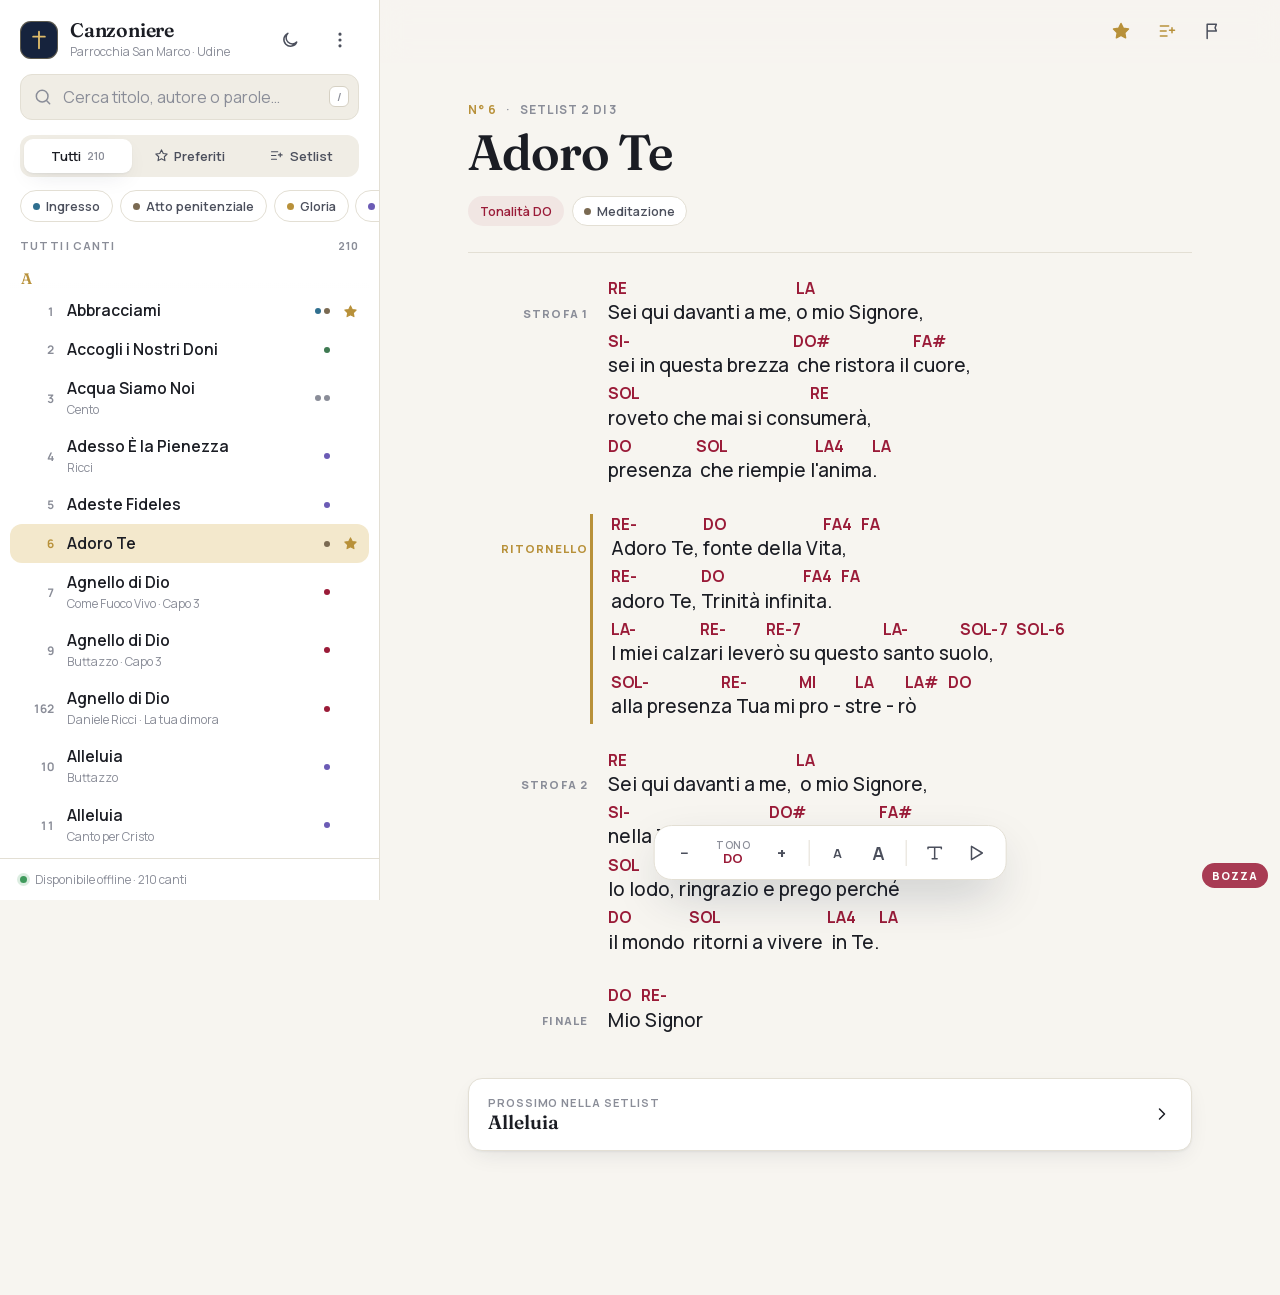
<file: bozze/redesign-2026/index-v1.html>
<!DOCTYPE html>
<html lang="it">
<head>
<meta charset="UTF-8">
<meta name="viewport" content="width=device-width, initial-scale=1.0, viewport-fit=cover">
<title>Canzoniere San Marco — bozza grafica</title>
<link rel="preconnect" href="https://fonts.googleapis.com">
<link href="https://fonts.googleapis.com/css2?family=Fraunces:opsz,wght@9..144,500;9..144,600&display=swap" rel="stylesheet">
<style>
@font-face{font-family:'Manrope';font-weight:200 800;font-display:swap;src:url('../../public/fonts/manrope-latin.woff2') format('woff2')}
@font-face{font-family:'Manrope';font-weight:200 800;font-display:swap;src:url('../../public/fonts/manrope-latin-ext.woff2') format('woff2');unicode-range:U+0100-02BA,U+1E00-1EFF}

/* ---------- Token ---------- */
:root{
  --bg:#f7f5f0; --surface:#ffffff; --surface-2:#f0ede5; --sunken:#ebe7dd;
  --ink:#1b1d24; --ink-2:#4b4f5c; --ink-3:#8a8d98; --line:#e3dfd4; --line-2:#d6d1c4;
  --navy:#16233d; --gold:#b8913a; --gold-soft:#f3e8cc;
  --chord:#9a1b38; --chord-bg:rgba(154,27,56,.07);
  --accent:#16233d; --accent-ink:#fff;
  --shadow:0 1px 2px rgba(22,35,61,.05),0 8px 24px -8px rgba(22,35,61,.12);
  --shadow-lg:0 20px 50px -12px rgba(22,35,61,.28);
  --r:14px; --r-sm:10px;
  --serif:'Fraunces',Georgia,serif; --sans:'Manrope',system-ui,sans-serif;
  /* colori momenti liturgici */
  --m-ingresso:#2f6f8f; --m-gloria:#b8913a; --m-vangelo:#6b5bb5; --m-offertorio:#3f7a52;
  --m-santo:#b8913a; --m-comunione:#9a1b38; --m-finale:#2f6f8f; --m-meditazione:#7a6a52;
  --m-mariano:#3d63b8; --m-tempo:#6b5bb5; --m-altro:#8a8d98;
}
@media (prefers-color-scheme:dark){:root:not([data-theme="light"]){
  --bg:#0f141f; --surface:#161c2a; --surface-2:#1c2333; --sunken:#0b0f18;
  --ink:#eef0f5; --ink-2:#b4b9c7; --ink-3:#7c8395; --line:#252d3f; --line-2:#323b50;
  --gold:#e0bc6a; --gold-soft:rgba(224,188,106,.14);
  --chord:#f0a35e; --chord-bg:rgba(240,163,94,.1);
  --accent:#e0bc6a; --accent-ink:#141a26;
  --shadow:0 1px 2px rgba(0,0,0,.3),0 8px 24px -8px rgba(0,0,0,.5);
  --shadow-lg:0 20px 50px -12px rgba(0,0,0,.7);
}}
:root[data-theme="dark"]{
  --bg:#0f141f; --surface:#161c2a; --surface-2:#1c2333; --sunken:#0b0f18;
  --ink:#eef0f5; --ink-2:#b4b9c7; --ink-3:#7c8395; --line:#252d3f; --line-2:#323b50;
  --gold:#e0bc6a; --gold-soft:rgba(224,188,106,.14);
  --chord:#f0a35e; --chord-bg:rgba(240,163,94,.1);
  --accent:#e0bc6a; --accent-ink:#141a26;
  --shadow:0 1px 2px rgba(0,0,0,.3),0 8px 24px -8px rgba(0,0,0,.5);
  --shadow-lg:0 20px 50px -12px rgba(0,0,0,.7);
}

*{box-sizing:border-box}
html,body{margin:0}
body{background:var(--bg);color:var(--ink);font-family:var(--sans);-webkit-font-smoothing:antialiased;min-height:100vh}
button,input{font:inherit;color:inherit}
button{cursor:pointer}
:focus-visible{outline:2px solid var(--gold);outline-offset:2px}
.sr-only{position:absolute;width:1px;height:1px;overflow:hidden;clip:rect(0 0 0 0)}
svg.i{width:20px;height:20px;fill:none;stroke:currentColor;stroke-width:1.8;stroke-linecap:round;stroke-linejoin:round;flex:none}

/* ---------- Layout ---------- */
.shell{display:grid;grid-template-columns:380px minmax(0,1fr);min-height:100vh}
.side{min-width:0;position:sticky;top:0;height:100vh;display:flex;flex-direction:column;border-right:1px solid var(--line);background:var(--surface)}
.main{min-width:0}

/* Brand */
.brand{display:flex;align-items:center;gap:.75rem;padding:1.25rem 1.25rem .9rem}
.mark{width:38px;height:38px;border-radius:11px;background:var(--navy);display:grid;place-items:center;color:#e0bc6a;flex:none;box-shadow:inset 0 0 0 1px rgba(224,188,106,.35)}
.mark svg{width:20px;height:20px}
.brand h1{font-family:var(--serif);font-weight:600;font-size:1.22rem;margin:0;letter-spacing:-.01em;line-height:1.1}
.brand p{margin:.1rem 0 0;font-size:.74rem;color:var(--ink-3)}
.brand .spacer{flex:1}
.icon-btn{width:38px;height:38px;border-radius:10px;border:1px solid transparent;background:transparent;display:grid;place-items:center;color:var(--ink-2);transition:background .15s,color .15s}
.icon-btn:hover{background:var(--surface-2);color:var(--ink)}
.icon-btn.on{color:var(--gold)}

/* Search */
.search{position:relative;margin:0 1.25rem}
.search input{width:100%;height:46px;border-radius:12px;border:1px solid var(--line);background:var(--surface-2);padding:0 3.2rem 0 2.6rem;font-size:16px;outline:none;transition:border-color .15s,background .15s,box-shadow .15s}
.search input::placeholder{color:var(--ink-3)}
.search input:focus{background:var(--surface);border-color:var(--gold);box-shadow:0 0 0 4px var(--gold-soft)}
.search .i{position:absolute;left:.8rem;top:13px;color:var(--ink-3)}
.search kbd{position:absolute;right:.65rem;top:12px;font:600 .7rem var(--sans);color:var(--ink-3);border:1px solid var(--line-2);border-radius:6px;padding:.12rem .38rem;background:var(--surface)}

/* Tabs */
.seg{display:flex;gap:.25rem;margin:.9rem 1.25rem 0;padding:.25rem;background:var(--surface-2);border-radius:12px}
.seg button{flex:1;height:34px;border:0;border-radius:9px;background:transparent;font-size:.82rem;font-weight:600;color:var(--ink-2);display:flex;align-items:center;justify-content:center;gap:.35rem}
.seg button.on{background:var(--surface);color:var(--ink);box-shadow:var(--shadow)}
.seg .count{font-size:.7rem;color:var(--ink-3);font-weight:600}

/* Chips momenti */
.chips-wrap{position:relative}
.chips{display:flex;gap:.4rem;overflow-x:auto;padding:.85rem 1.25rem .75rem;scrollbar-width:none}
.chips::-webkit-scrollbar{display:none}
.chip{flex:none;display:inline-flex;align-items:center;gap:.4rem;height:32px;padding:0 .75rem;border-radius:999px;border:1px solid var(--line);background:var(--surface);font-size:.78rem;font-weight:600;color:var(--ink-2);white-space:nowrap;transition:all .15s}
.chip:hover{border-color:var(--line-2);color:var(--ink)}
.chip .dot{width:7px;height:7px;border-radius:50%;background:var(--c,var(--ink-3))}
.chip.on{background:var(--accent);border-color:var(--accent);color:var(--accent-ink)}
.chip.on .dot{background:currentColor}

/* Lista */
.list-head{display:flex;align-items:baseline;justify-content:space-between;padding:.25rem 1.25rem .4rem;font-size:.7rem;font-weight:700;letter-spacing:.08em;text-transform:uppercase;color:var(--ink-3)}
.list{list-style:none;margin:0;padding:0 .65rem 1.5rem;overflow-y:auto;flex:1}
.letter{position:sticky;top:0;z-index:1;background:linear-gradient(var(--surface) 70%,transparent);padding:.55rem .65rem .25rem;font-family:var(--serif);font-size:.95rem;color:var(--gold);font-weight:600}
.row{display:flex;align-items:center;gap:.8rem;width:100%;padding:.6rem .65rem;border:0;border-radius:12px;background:transparent;text-align:left;transition:background .12s}
.row:hover{background:var(--surface-2)}
.row.on{background:var(--gold-soft)}
.row .n{flex:none;width:2.1rem;font-variant-numeric:tabular-nums;font-size:.74rem;font-weight:700;color:var(--ink-3);text-align:right}
.row.on .n{color:var(--gold)}
.row .t{flex:1;min-width:0}
.row .t b{display:block;font-weight:600;font-size:.98rem;line-height:1.25;white-space:nowrap;overflow:hidden;text-overflow:ellipsis}
.row .t small{display:flex;gap:.45rem;align-items:center;margin-top:.15rem;font-size:.75rem;color:var(--ink-3);white-space:nowrap;overflow:hidden}
.row .tags{display:flex;gap:3px;flex:none}
.row .tags i{width:6px;height:6px;border-radius:50%;background:var(--c)}
.row .fav{flex:none;color:var(--gold);opacity:0}
.row .fav.on{opacity:1}
.empty{padding:2rem 1rem;text-align:center;color:var(--ink-3);font-size:.9rem}
mark{background:var(--gold-soft);color:inherit;border-radius:3px;padding:0 .1em}

.side-foot{display:flex;align-items:center;gap:.5rem;padding:.75rem 1.25rem;border-top:1px solid var(--line);font-size:.74rem;color:var(--ink-3)}
.side-foot .ok{width:7px;height:7px;border-radius:50%;background:#3f9a5c;box-shadow:0 0 0 3px rgba(63,154,92,.18)}

/* ---------- Canto ---------- */
.topbar{position:sticky;top:0;z-index:10;display:flex;align-items:center;gap:.5rem;padding:.75rem clamp(1rem,4vw,3rem);background:color-mix(in srgb,var(--bg) 82%,transparent);backdrop-filter:blur(14px);-webkit-backdrop-filter:blur(14px);border-bottom:1px solid transparent;transition:border-color .2s}
.topbar.scrolled{border-bottom-color:var(--line)}
.topbar .back{display:none}
.crumb{font-size:.8rem;color:var(--ink-3);font-weight:600;flex:1;min-width:0;white-space:nowrap;overflow:hidden;text-overflow:ellipsis;opacity:0;transition:opacity .2s}
.topbar.scrolled .crumb{opacity:1}
.crumb b{color:var(--ink)}

.song{max-width:820px;margin:0 auto;padding:1.2rem clamp(1rem,4vw,3rem) 9rem}
.song-hero{padding:1.2rem 0 1.6rem;border-bottom:1px solid var(--line);margin-bottom:1.6rem}
.eyebrow{display:flex;align-items:center;gap:.6rem;font-size:.75rem;font-weight:700;letter-spacing:.08em;text-transform:uppercase;color:var(--ink-3)}
.eyebrow .num{color:var(--gold)}
.song-hero h2{font-family:var(--serif);font-weight:600;font-size:clamp(2rem,5vw,3.1rem);line-height:1.05;letter-spacing:-.02em;margin:.5rem 0 .35rem}
.song-hero .author{font-size:1rem;color:var(--ink-2);margin:0}
.meta{display:flex;flex-wrap:wrap;gap:.45rem;margin-top:1.1rem}
.pill{display:inline-flex;align-items:center;gap:.4rem;height:30px;padding:0 .7rem;border-radius:999px;background:var(--surface);border:1px solid var(--line);font-size:.78rem;font-weight:600;color:var(--ink-2)}
.pill .dot{width:7px;height:7px;border-radius:50%;background:var(--c)}
.pill.key{color:var(--chord);background:var(--chord-bg);border-color:transparent}
.pill.capo{color:var(--ink);background:var(--gold-soft);border-color:transparent}

/* Sezioni: etichetta nel margine su desktop */
.sec{display:grid;grid-template-columns:120px minmax(0,1fr);gap:1.25rem;margin-bottom:1.6rem}
.sec-label{padding-top:calc(var(--fs)*1.45);font-size:.7rem;font-weight:800;letter-spacing:.1em;text-transform:uppercase;color:var(--ink-3);text-align:right}
.sec.chorus .sec-label{color:var(--gold)}
.sec.chorus .sec-body{border-left:3px solid var(--gold);padding-left:1.1rem;margin-left:-1.1rem}
.sec-body{font-size:var(--fs);min-width:0}
.ln{display:flex;flex-wrap:wrap;align-items:flex-end;margin-bottom:.15em}
.seg-w{display:inline-flex;flex-direction:column;white-space:pre}
.ch{padding-right:.55em;font-weight:700;font-size:.82em;color:var(--chord);line-height:1.3;min-height:1.3em;letter-spacing:.01em}
.ly{font-weight:500;line-height:1.55}
.ln.only-chords .ly{display:none}
.lyrics-only .ch{display:none}
.lyrics-only .ln.only-chords{display:none}
.lyrics-only .ln{margin-bottom:0}

/* Barra strumenti flottante */
.dock{position:fixed;left:calc(380px + (100vw - 380px)/2);transform:translateX(-50%);bottom:calc(1.25rem + env(safe-area-inset-bottom));z-index:20;display:flex;align-items:center;gap:.25rem;padding:.4rem;border-radius:18px;background:var(--surface);border:1px solid var(--line);box-shadow:var(--shadow-lg)}
.dock .grp{display:flex;align-items:center;gap:.1rem;padding:0 .2rem}
.dock .sep{width:1px;height:26px;background:var(--line)}
.dock button{height:40px;min-width:40px;border:0;border-radius:12px;background:transparent;display:grid;place-items:center;font-weight:700;color:var(--ink-2);padding:0 .55rem;transition:background .12s}
.dock button:hover{background:var(--surface-2);color:var(--ink)}
.dock button.on{background:var(--accent);color:var(--accent-ink)}
.dock .val{min-width:3.4rem;text-align:center;font-size:.82rem;font-weight:700;line-height:1.1}
.dock .val small{display:block;font-size:.62rem;font-weight:600;color:var(--ink-3);letter-spacing:.05em;text-transform:uppercase}
.dock .val.key{color:var(--chord)}

/* Setlist nav */
.next{display:flex;align-items:center;gap:1rem;margin-top:2.5rem;padding:1rem 1.2rem;border-radius:var(--r);border:1px solid var(--line);background:var(--surface);text-decoration:none;color:inherit;box-shadow:var(--shadow);width:100%;text-align:left}
.next:hover{border-color:var(--line-2)}
.next small{display:block;font-size:.7rem;font-weight:700;letter-spacing:.08em;text-transform:uppercase;color:var(--ink-3)}
.next b{font-family:var(--serif);font-weight:600;font-size:1.2rem}
.next .grow{flex:1}

/* Home (nessun canto) */
.home{max-width:820px;margin:0 auto;padding:3rem clamp(1rem,4vw,3rem) 6rem}
.home h2{font-family:var(--serif);font-weight:600;font-size:clamp(1.9rem,4vw,2.6rem);letter-spacing:-.02em;margin:.4rem 0 .5rem;line-height:1.1}
.home .lead{color:var(--ink-2);margin:0 0 2rem;font-size:1.02rem}
.grid{display:grid;grid-template-columns:repeat(auto-fill,minmax(170px,1fr));gap:.75rem}
.card{position:relative;overflow:hidden;padding:1rem;border-radius:var(--r);background:var(--surface);border:1px solid var(--line);text-align:left;min-height:104px;display:flex;flex-direction:column;justify-content:space-between;transition:transform .15s,box-shadow .15s,border-color .15s}
.card:hover{transform:translateY(-2px);box-shadow:var(--shadow);border-color:var(--line-2)}
.card::before{content:"";position:absolute;inset:0 auto 0 0;width:4px;background:var(--c)}
.card b{font-size:1rem;font-weight:700}
.card small{font-size:.76rem;color:var(--ink-3)}
.card .n{font-family:var(--serif);font-size:1.6rem;font-weight:600;color:var(--c);line-height:1}
.home h3{font-size:.75rem;font-weight:800;letter-spacing:.1em;text-transform:uppercase;color:var(--ink-3);margin:2.4rem 0 .8rem}
.setlist-card{display:flex;align-items:center;gap:1rem;padding:1rem 1.1rem;border-radius:var(--r);background:var(--navy);color:#fff;border:0;width:100%;text-align:left}
.setlist-card .ic{width:44px;height:44px;border-radius:12px;background:rgba(224,188,106,.16);color:#e0bc6a;display:grid;place-items:center;flex:none}
.setlist-card b{font-size:1.02rem}
.setlist-card small{display:block;color:rgba(255,255,255,.6);font-size:.78rem;margin-top:.15rem}
.setlist-card .grow{flex:1}

/* Bottom nav mobile */
.tabbar{display:none}

/* ---------- Mobile ---------- */
@media (max-width:860px){
  .shell{grid-template-columns:minmax(0,1fr)}
  .side{min-width:0}
  .side{position:static;height:auto;border-right:0;background:var(--bg);min-height:100vh;padding-bottom:5.5rem}
  .list{overflow:visible;padding-bottom:1rem}
  .letter{background:linear-gradient(var(--bg) 70%,transparent)}
  .side-foot{display:none}
  body.open .side{display:none}
  body:not(.open) .main{display:none}
  .topbar .back{display:grid}
  .sec{grid-template-columns:1fr;gap:.35rem}
  .sec-label{padding-top:0;text-align:left}
  .sec.chorus .sec-body{margin-left:0;padding-left:.85rem}
  .dock{left:50%;bottom:calc(.75rem + env(safe-area-inset-bottom));max-width:calc(100vw - 1.5rem)}
  .dock .hide-m{display:none}
  .tabbar{display:flex;position:fixed;left:0;right:0;bottom:0;z-index:15;justify-content:space-around;padding:.4rem .5rem calc(.4rem + env(safe-area-inset-bottom));background:color-mix(in srgb,var(--surface) 90%,transparent);backdrop-filter:blur(14px);-webkit-backdrop-filter:blur(14px);border-top:1px solid var(--line)}
  body.open .tabbar{display:none}
  .tabbar button{flex:1;border:0;background:transparent;display:flex;flex-direction:column;align-items:center;gap:.15rem;font-size:.66rem;font-weight:700;color:var(--ink-3);padding:.3rem}
  .tabbar button.on{color:var(--ink)}
  .tabbar button.on svg{color:var(--gold)}
  .seg{display:none}
  .song{padding-bottom:7rem}
}

/* Nota bozza */
.draft{position:fixed;bottom:.75rem;right:.75rem;z-index:50;font-size:.68rem;font-weight:800;letter-spacing:.1em;text-transform:uppercase;background:var(--chord);color:#fff;padding:.3rem .6rem;border-radius:999px;opacity:.85;pointer-events:none}
@media (max-width:860px){.draft{top:auto;bottom:5rem;right:.6rem}}
</style>
</head>
<body>
<span class="draft">Bozza</span>

<svg width="0" height="0" style="position:absolute" aria-hidden="true">
  <symbol id="i-search" viewBox="0 0 24 24"><circle cx="11" cy="11" r="7"/><path d="m20 20-3.5-3.5"/></symbol>
  <symbol id="i-star" viewBox="0 0 24 24"><path d="m12 3 2.8 5.7 6.2.9-4.5 4.4 1 6.2L12 17.3 6.5 20.2l1-6.2L3 9.6l6.2-.9z"/></symbol>
  <symbol id="i-list" viewBox="0 0 24 24"><path d="M4 6h10M4 12h7M4 18h8M18 8v6M15 11h6"/></symbol>
  <symbol id="i-book" viewBox="0 0 24 24"><path d="M4 5a2 2 0 0 1 2-2h13v16H6a2 2 0 0 0-2 2z"/><path d="M4 19V5"/></symbol>
  <symbol id="i-moon" viewBox="0 0 24 24"><path d="M20 14.5A8 8 0 1 1 9.5 4a6.5 6.5 0 0 0 10.5 10.5z"/></symbol>
  <symbol id="i-menu" viewBox="0 0 24 24"><circle cx="12" cy="5" r="1"/><circle cx="12" cy="12" r="1"/><circle cx="12" cy="19" r="1"/></symbol>
  <symbol id="i-back" viewBox="0 0 24 24"><path d="m15 18-6-6 6-6"/></symbol>
  <symbol id="i-next" viewBox="0 0 24 24"><path d="m9 18 6-6-6-6"/></symbol>
  <symbol id="i-text" viewBox="0 0 24 24"><path d="M4 7V5h16v2M9 19h6M12 5v14"/></symbol>
  <symbol id="i-music" viewBox="0 0 24 24"><path d="M9 18V5l11-2v13"/><circle cx="6" cy="18" r="3"/><circle cx="17" cy="16" r="3"/></symbol>
  <symbol id="i-play" viewBox="0 0 24 24"><path d="M7 4v16l13-8z"/></symbol>
  <symbol id="i-cross" viewBox="0 0 24 24"><path d="M12 2v20M5 8h14"/></symbol>
  <symbol id="i-flag" viewBox="0 0 24 24"><path d="M5 21V4h11l-1.5 4L16 12H5"/></symbol>
</svg>

<div class="shell">
  <aside class="side" aria-label="Elenco canti">
    <div class="brand">
      <div class="mark"><svg class="i" style="stroke-width:2.2"><use href="#i-cross"/></svg></div>
      <div>
        <h1>Canzoniere</h1>
        <p>Parrocchia San Marco · Udine</p>
      </div>
      <span class="spacer"></span>
      <button class="icon-btn" id="themeBtn" aria-label="Cambia tema"><svg class="i"><use href="#i-moon"/></svg></button>
      <button class="icon-btn" aria-label="Menu"><svg class="i"><use href="#i-menu"/></svg></button>
    </div>
    <label class="search">
      <span class="sr-only">Cerca</span>
      <svg class="i"><use href="#i-search"/></svg>
      <input id="q" type="search" placeholder="Cerca titolo, autore o parole…" autocomplete="off">
      <kbd>/</kbd>
    </label>
    <div class="seg" role="tablist">
      <button class="on" data-view="all">Tutti <span class="count" id="cAll"></span></button>
      <button data-view="fav"><svg class="i" style="width:15px;height:15px"><use href="#i-star"/></svg>Preferiti</button>
      <button data-view="set"><svg class="i" style="width:15px;height:15px"><use href="#i-list"/></svg>Setlist</button>
    </div>
    <div class="chips" id="chips"></div>
    <div class="list-head"><span id="listLabel">Tutti i canti</span><span id="listCount"></span></div>
    <ul class="list" id="list"></ul>
    <div class="side-foot"><span class="ok"></span>Disponibile offline · 210 canti</div>
  </aside>

  <section class="main" id="main"></section>
</div>

<nav class="tabbar">
  <button class="on" data-view="all"><svg class="i"><use href="#i-book"/></svg>Canti</button>
  <button data-view="fav"><svg class="i"><use href="#i-star"/></svg>Preferiti</button>
  <button data-view="set"><svg class="i"><use href="#i-list"/></svg>Setlist</button>
  <button id="themeBtn2"><svg class="i"><use href="#i-moon"/></svg>Tema</button>
</nav>

<script>
const INDEX = [{"id": "abbracciami", "numero": 1, "title": "Abbracciami", "sub": "", "search": "Abbracciami  Intro  Strofa 1 Gesù  parola viva e vera, sorgente che disseta e cura ogni ferita. Ferma  su di me i tuoi occhi, la tua mano stendi e donami la vita.  Ritornello Abbracciami  Dio dell'eternità, rifugio dell'anima, grazia che opera. Riscaldami fuoco che libera, manda  il tuo Spirito Maranathà Gesù.  Strofa 2 Gesù  asciuga il nostro pianto, leone vincitore della tribù di Giuda. Vieni ne"}, {"id": "accogli-i-nostri-doni", "numero": 2, "title": "Accogli i Nostri Doni", "sub": "", "search": "Accogli i Nostri Doni  Strofa              Accogli   Signore   i nostri  doni              in questo    misterioso   incontro              tra la  nostra  povertà         e  la  tua  grandezza.              Noi   ti offriamo   le cose              che  tu  stesso  ci hai dato              e tu  in cambio    donaci,      dona    - ci te  stesso."}, {"id": "acqua-siamo-noi", "numero": 3, "title": "Acqua Siamo Noi", "sub": "Cento", "search": "Acqua Siamo Noi  Strofa 1 Acqua    siamo   noi  dall'antica   sorgente    veniamo, fiumi  siamo    noi  se i ruscelli si mettono     insieme, mari   siamo   noi  se i torrenti   si danno   la mano, vita  nuova    c'è se Gesù   è in  mezzo    a noi.  Ritornello E  allora  diamoci    la mano      e tutti  insieme   camminiamo      ed  un  oceano    di  pace   nascerà.      E  l'egoismo   cancelliamo"}, {"id": "adesso-e-la-pienezza", "numero": 4, "title": "Adesso È la Pienezza", "sub": "Ricci", "search": "Adesso È la Pienezza  Intro  Strofa 1 Dopo    il tempo    del  deserto,   adesso   è il tempo    di pianure    fertili. Dopo    il tempo    delle  nebbie,   adesso   s'apre  l'orizzonte    limpido. Dopo    il tempo    dell'attesa,  adesso   è  il canto,  la pienezza    della  gioia: l'immacolata     Donna     ha  dato  al mondo      Dio.  Strofa 2 La  fanciulla  più  nascosta    adesso   è madre  "}, {"id": "adeste-fideles", "numero": 5, "title": "Adeste Fideles", "sub": "", "search": "Adeste Fideles  Strofa 1    A-de-ste          fi- de-les     læ  - ti         tri -  un   - phan     - tes:     ve  - ni - te     ve  -  ni   -      te         in    Be  - thle  - em.     Na   -  tum     vi  - de   -  te      Re   -  gem    an   - ge   -  lo  -    rum  Ritornello    Ve   - ni  -  te    a  -  do   -  re  - mus,    ve  - ni - te    a  - do    - re  -  mus,     ve  -  ni  -  te    a "}, {"id": "adoro-te", "numero": 6, "title": "Adoro Te", "sub": "", "search": "Adoro Te  Strofa 1    Sei qui  davanti   a  me,  o  mio   Signore,    sei in questa   brezza   che  ristora  il cuore,    roveto   che  mai   si consumerà,    presenza    che  riempie   l'anima.  Ritornello          Adoro    Te, fonte   della  Vita,          adoro    Te, Trinità  infinita.          I miei  calzari  leverò   su questo    santo  suolo,          alla presenza    Tua  mi   pro  - stre"}, {"id": "agnello-di-dio", "numero": 7, "title": "Agnello di Dio", "sub": "Come Fuoco Vivo · Capo 3", "search": "Agnello di Dio Come Fuoco Vivo Capo 3 Intro Invocazione 1 Agnello di Dio, che togli i peccati del mondo, abbi pietà, abbi pietà di noi Invocazione 2 Agnello di Dio, che togli i peccati del mondo, abbi pietà, abbi pietà di noi Invocazione 3 Agnello di Dio, che togli i peccati del mondo, dona a noi la pace, dona a noi la pace."}, {"id": "agnello-di-dio-buttazzo-capo-3", "numero": 9, "title": "Agnello di Dio", "sub": "Buttazzo · Capo 3", "search": "Agnello di Dio Buttazzo - Capo 3 Intro  Invocazione 1 Agnello   di Dio, che  togli i peccati del mondo, abbi  pietà di noi, pietà di noi.  Invocazione 2 Agnello   di Dio, che  togli i peccati del mondo, abbi  pietà di noi, pietà di noi.  Invocazione 3 Agnello   di Dio, che  togli i peccati del mon  - do, dona   a noi la pace, dona   a noi la pa  - ce."}, {"id": "agnello-di-dio-ricci-la-tua-dimora", "numero": 162, "title": "Agnello di Dio", "sub": "Daniele Ricci · La tua dimora", "search": "Agnello di Dio Daniele Ricci La tua dimora Intro Invocazione 1 Agnello di Dio che togli i peccati del mondo abbi pietà di noi. Invocazione 2 Agnello di Dio che togli i peccati del mondo abbi pietà di noi. Invocazione 3 Agnello di Dio che togli i peccati del mondo dona a noi la pace."}, {"id": "alleluia-buttazzo", "numero": 10, "title": "Alleluia", "sub": "Buttazzo", "search": "Alleluia Buttazzo Intro  Ritornello    Alleluia,  Alleluia,  Alleluia    Alleluia,  Alleluia,  Alleluia    Alleluia,  Alleluia,  Alleluia    Alleluia,  Alleluia,  Alle  - lu  - u -  ia  Strofa 1    Chi  ascolta  la parola    È come    uno   che    Attinge   acqua   alla sorgente    Che   lo disseterà    RIT.  Strofa 2    Chi  accoglie   la parola    È come    uno   che    Ha  costruito   sulla  ro"}, {"id": "alleluia-canto-per-cristo", "numero": 11, "title": "Alleluia", "sub": "Canto per Cristo", "search": "Alleluia Canto per Cristo Ritornello Alleluia,  allelu,  alleluia,       alleluia,  alleluia       Alleluia,   allelu, alleluia,       alleluia,  alleluia!  Strofa 1                  Canto    per  Cristo  che  mi  libererà,                     quando    verrà   nella  gloria,                     quando    la vita  con   Lui rinascerà                     alleluia,    alleluia!  Strofa 2            "}, {"id": "alleluia-ed-oggi-ancora", "numero": 12, "title": "Alleluia", "sub": "Ed oggi ancora", "search": "Alleluia Ed oggi ancora Ritornello Alleluia,         alleluia,       alleluia,       alleluia!                       Alleluia,          alleluia,      alleluia,        alleluia!  Strofa               Ed  oggi  ancora,    o mio   Signore,   ascolterò    la tua  Parola              che  mi  guida   nel  cammino      della  vita.  Ritornello Alleluia,         alleluia,       alleluia,       alleluia!"}, {"id": "alleluia-la-nostra-festa", "numero": 13, "title": "Alleluia", "sub": "La nostra festa", "search": "Alleluia La nostra festa Ritornello 1 pennata Alleluia!  (7v)  Strofa    La nostra   festa  non   deve   finire, non   deve   finire e  non   finirà.       (2v)    Perché   la festa  siamo   noi,  che  camminiamo        verso  Te.    Perché   la festa  siamo   noi,  cantando     insieme   così!  La, la, la...  Ritornello (ripetere)"}, {"id": "alleluia-passeranno-i-cieli", "numero": 14, "title": "Alleluia", "sub": "Passeranno i cieli", "search": "Alleluia Passeranno i cieli Ritornello Alle  - Alleluia,  alleluia,  alleluia,  alleluia, alleluia, alleluia,    alleluia!  Strofa         Passeranno     i cieli e passerà  la  terra: la sua  parola   non   passerà,         alleluia,     alleluia!  Ritornello Alle  - Alleluia,  alleluia,  alleluia,  alleluia, alleluia, alleluia,    alleluia!"}, {"id": "alleluia-taize", "numero": 15, "title": "Alleluia", "sub": "Taizé", "search": "Alleluia Taizé Ritornello                           Alleluia,  alleluia,  allelu    - u  -  ia!                           Alleluia,  alleluia,  allelu  -  u  -  ia!"}, {"id": "alleluia-cristo-e-risorto-veramente-capo-2-4", "numero": 16, "title": "Alleluia", "sub": "Cristo è risorto veramente - Capo 2/4", "search": "Alleluia Cristo è risorto veramente - Capo 2/4 Ritornello Alleluia,  alleluia,  alleluia,  alleluia!          Cristo   è risorto  veramente      alleluia, alleluia!    (x2)  Strofa 1    Cristo  ha  inaugurato     il suo regno,    salvezza   e vita  sono   con   lui.    Rallegriamoci,     esultiamo    con  lui:    la morte   è  stata  vinta,  la vita ora   trionfa.  RIT.  Strofa 2    L'Agnello    h"}, {"id": "alleluia-verbum-panis", "numero": 17, "title": "Alleluia", "sub": "Verbum Panis", "search": "Alleluia Verbum Panis Ritornello           Alle  - lu  -     ia   alle  - lu   - ia           Alle  - lu  -     ia   alle  - lu   -  u  -     ia           Alle  - lu  -     ia   alle  - lu   - ia           Alle  - lu  -     ia   alle  - lu   -  u  -     ia  Ponte                           Alleluia  alleluia  alle - luia                           Alle  - luia   alle -  luia                         "}, {"id": "alleluia-e-poi", "numero": 18, "title": "Alleluia e Poi", "sub": "", "search": "Alleluia e Poi  Intro  Strofa 1    Chiama    ed  io  verrò  da   Te    Figlio  nel silenzio   mi  accoglierai.    Voce   e poi  la  libertà    nella  tua  parola   camminerò  Ritornello    Alleluia      Alleluia        Alleluia    Alleluia      Alle -    lu  -   ia    Alleluia      Alleluia        Alleluia    Alleluia      Alle -  lu - ia  Strofa 2    Danza    ed  io verrò   con  Te    Figlio  la "}, {"id": "andate-per-le-strade", "numero": 19, "title": "Andate per le Strade", "sub": "", "search": "Andate per le Strade  Ritornello Andate    per  le strade   in tutto  il mondo,       chiamate     i miei  amici  per   far festa,       c'è  un  posto   per  ciascuno      alla  mia  mensa!  Strofa 1              Nel  vostro   cammino      annunciate     il Vangelo,                 dicendo:    \"è vicino   il Regno   dei  cieli\".                 Guarite   i malati,  mondate      i lebbrosi,       "}, {"id": "antica-eterna-danza", "numero": 20, "title": "Antica, Eterna Danza", "sub": "", "search": "Antica, Eterna Danza  Intro  Strofa 1              Spighe   d'oro   al vento,   antica,   eterna   danza              per  fare  un  solo  pa   -  ne  spezzato    sulla mensa.              Grappoli    dei   colli, profumo     di letizia              per  fare  un  solo   vi  -  no    bevanda     della  grazia.  Interludio  Strofa 2              Con   il pane   e il vino,  Signore   ti doniamo     "}, {"id": "ascoltero-la-tua-parola-capo-2", "numero": 21, "title": "Ascolterò la Tua Parola", "sub": "Capo 2", "search": "Ascolterò la Tua Parola Capo 2 Intro  Strofa 1 Ascolterò     la tua parola, nel profondo del mio   cuore    io l'ascolterò. E nel buio della notte la Parola come luce      ri - splenderà.  Strofa 2                                  Mediterò          la tua Parola,                                  nel silenzio della mente       la   mediterò.                                  Nel deserto  delle voci "}, {"id": "ave-maria", "numero": 22, "title": "Ave Maria", "sub": "", "search": "Ave Maria  Ritornello Ave          Maria,        Ave.       Ave           Maria,        Ave.  Strofa 1              Donna     dell'attesa  e  madre    di speranza    ora  pro   nobis.              Donna     del sorriso   e madre    del  silenzio  ora  pro   nobis.              Donna     di frontiera   e madre    dell'ardore    ora  pro   nobis.              Donna     del riposo   e  madre    del s"}, {"id": "beati-i-misericordiosi-inno-gmg-2016-capo-2", "numero": 23, "title": "Beati i Misericordiosi", "sub": "Inno GMG 2016 - Capo 2", "search": "Beati i Misericordiosi Inno GMG 2016 - Capo 2 Intro  Strofa 1      Sei  sceso    dalla  tua  immensità,      in nostro   aiuto.    Misericordia    scorre   da  te,      sopra    tutti noi.      Persi   in un  mondo     d'oscurità,    lì Tu ci trovi.    Nelle  tue  braccia   ci stringi  e  poi,    dai  la vita  per  noi.  Ritornello Beato    è il cuore  che   perdona!         Misericordia     ricev"}, {"id": "benedici-o-signore", "numero": 24, "title": "Benedici, o Signore", "sub": "", "search": "Benedici, o Signore  Strofa 1 Nebbia    e  freddo   giorni  lunghi   e amari,   mentre    il seme   muore. Poi  il prodigio   antico   e sempre    nuovo     del  primo    filo d'erba. E nel  vento   dell'estate   ondeggiano      le spighe;   avremo    ancora    pane.  Ritornello Benedici,    o Signore,    questa   offerta  che  portiamo     a te.           Facci  uno   come    il pane,   che  anch"}, {"id": "benedizione-a-frate-leone", "numero": 25, "title": "Benedizione a Frate Leone", "sub": "", "search": "Benedizione a Frate Leone  Strofa Benedicat   tibi Dominus       et  custodiat   te Ostendat   faciem    suam   tibi et miseratur    tui Convertat    vultum   suum    ad  te et  det  tibi pa   -   cem Dominus    benedicat,    frater  Leo,  te.  Ritornello      Benedi      - i  - cat,  benedi    -  i -  cat      Benedicat    tibi     Do   - mi   - nus       et custodiat   te  Interludio - Violini 1"}, {"id": "bisognerebbe", "numero": 26, "title": "Bisognerebbe", "sub": "", "search": "Bisognerebbe  Intro  Ritornello Bisognerebbe   attraversar  la strada e andare  via  da qui       Senza  chiedersi  più: domani   che  sarà?       E  andare  oltre questo  nostro  cuore,          che  freme  sotto il sole       Stanco   del nostro  pianto.       Finire di cercare  quel  che non  può  accadere,       perché   non  serve correre,  se non  sai più dove  andare.  Strofa 1             "}, {"id": "camminero-in-re", "numero": 27, "title": "Camminerò", "sub": "In RE", "search": "Camminerò In RE Ritornello         Camminerò,       camminerò         Per la Tua   strada  Signor         Dammi     la mano       Voglio   restare       Per  sempre    assieme   a Te  Strofa 1 Quando     ero  solo,  solo  e  stanco   del  mondo,     Quando      non   c'era l'amor,     Tante   persone     vive  intorno   a  me     Sentivo    cantare   così  Strofa 2 Io  non   capivo,   ma   rimasi "}, {"id": "camminiamo-incontro-al-signore", "numero": 28, "title": "Camminiamo Incontro al Signore", "sub": "", "search": "Camminiamo Incontro al Signore  Ritornello Camminiamo         incontro   al Signore,       camminiamo        con   gio  - ia:       Egli    viene,   non   tarderà,    Egli    viene,   ci salverà.  Strofa 1 Egli viene:   il giorno  è  vicino     e la   notte   va verso   l'aurora.        Eleviamo    a  Lui l'anima   nostra,    non   saremo    delusi.        Non   saremo    delusi.  Strofa 2 Egli vi"}, {"id": "cantate-al-signore-ricci", "numero": 29, "title": "Cantate al Signore", "sub": "Ricci", "search": "Cantate al Signore Ricci Intro Ultimo LA di ogni sequenza: tenere a lungo  Ritornello    Cantate   al  Signore   un  cantico   nuovo    da  tutta  la terra    voi  cantate   al Signore,   cantate   a Lui,  benedite    il nome   Suo.    Annunziate         ogni   giorno   di Lui  la salvezza   e  la gloria,    a tutti i popoli   dite  i prodigi  di  Lui, benedite    il nome    Suo.  Controcanto     "}, {"id": "cantate-al-signore-un-canto-nuovo-fallormi", "numero": 30, "title": "Cantate al Signore un Canto Nuovo", "sub": "Fallormi", "search": "Cantate al Signore un Canto Nuovo Fallormi Strofa 1       Cantate   al Signore    un  canto   nuovo,    perché   ha  compiuto     prodigi.       Ha  manifestato     la sua  salvezza,   su tutti  i popoli  la  sua     bontà.  Strofa 2  Egli si è ricordato    della  sua    fedeltà  i confini  della  terra  hanno    veduto    la salvezza   del  Signor.  Strofa 3  Esultiamo    di gioia,  acclamiamo   "}, {"id": "cantiamo-te", "numero": 31, "title": "Cantiamo Te", "sub": "Gragnani", "search": "Cantiamo Te  Intro  Strofa 1    Cantiamo     Te,  Signore   della  vita:    il nome   tuo   è grande    sulla terra    tutto  parla  di  te e    canta  la tua  gloria.    Grande    Tu  sei e   compi    meraviglie:    tu sei Dio.  Strofa 2    Cantiamo     Te,  Signore   Gesù   Cristo:    Figlio  di Dio   venuto   sulla  terra,    fatto  uomo    per  noi  nel  grembo     di Maria.    Dolce   Gesù   "}, {"id": "chi", "numero": 32, "title": "Chi?", "sub": "Gen Rosso", "search": "Chi?  Intro  Strofa 1                      Filtra un  raggio   di  sole tra  le nubi  del  cielo                      strappa   la terra  al gelo   e nasce  un   fiore.                      E poi  mille  corolle   rivestite  di poesia                      in un  gioco   d'armonia     e di colori.                      Ma   chi  veste  i fiori dei campi?                      Chi  ad  ognuno     dà  "}, {"id": "chi-ci-separera", "numero": 33, "title": "Chi Ci Separerà", "sub": "Frisina", "search": "Chi Ci Separerà  Strofa 1                         Chi  ci separerà      dal  suo   amore                         la tribolazione,    forse  la spada?                         Né  morte    o vita      ci separerà,                         dall'amore    in Cri  - sto Signore.  Strofa 2                         Chi  ci separerà   dalla  sua  pace                         la persecuzione,     forse  il do"}, {"id": "chi-dara-da-bere-a-me", "numero": 34, "title": "Chi Darà da Bere a Me", "sub": "", "search": "Chi Darà da Bere a Me  Ritornello Chi  darà   da  bere  a  me   acqua   pura,  acqua    pura,       Chi   ha  l'acqua  di  felici -  tà,       L'acqua    che  ristorerà       L'acqua    che  ristorerà.  Strofa 1                     Il mondo    è  già un  deserto,   la terra  inaridì,                       Milioni   di  assetati  si sentono   morir.  Strofa 2                     Il mio  fratello  h"}, {"id": "chiamati-per-nome", "numero": 35, "title": "Chiamati per Nome", "sub": "", "search": "Chiamati per Nome  Intro  Ritornello Veniamo    da te, chiamati  per nome          Che  festa Signore  tu cammini   con  noi          Ci parli di te, per noi spezzi  il pane,          ti riconosciamo   il cuore arde  sei tu          E noi  tuo po - polo   siamo  qui!  Strofa 1    Siamo  come   terra ed argilla    E la tua parola  ci plasmerà    Brace  pronta  per la scintilla    E il tuo Spirito s"}, {"id": "cieli-nuovi-e-terra-nuova", "numero": 163, "title": "Cieli Nuovi e Terra Nuova", "sub": "Daniele Ricci · La tua dimora", "search": "Cieli Nuovi e Terra Nuova Daniele Ricci La tua dimora Intro Strofa 1 Cieli nuovi e terra nuova è il destino dell'umanità viene il tempo arriva il tempo che ogni realtà si trasfigurerà. E in cieli nuovi e terra nuova il nostro anelito si placherà la tua casa la tua dimora su tutti i popoli si estenderà. Ritornello È il pane del cielo che ci fa vivere che chiama a vivere e andare nel mondo è il pane"}, {"id": "come-fuoco-vivo", "numero": 36, "title": "Come Fuoco Vivo", "sub": "Gen · Messa Come fuoco vivo", "search": "Come Fuoco Vivo  Intro Vocalizzo  Ritornello Come     fuoco   vivo   si accende   in  noi        un'immensa     felicità        che  mai  più  nessuno    ci toglierà        perché   tu sei ritornato.        Chi  potrà   tacere,  da  ora  in poi,        che  sei tu in cammino      con   noi,        che  la morte   è  vinta  per  sempre,        che  ci hai ridonato    la vita?  Strofa 1 Spezzi   il "}, {"id": "come-l-aurora-verrai", "numero": 37, "title": "Come l'Aurora Verrai", "sub": "Gen Verde", "search": "Come l'Aurora Verrai  Strofa 1      Come    l'aurora   verrai,   le tenebre  in luce  cambierai  Tu  per  noi   Si - gnore.      Come    la pioggia   cadrai,   sui nostri  deserti scenderai  Scorrerà     l'amore.  Ritornello 1 battuta         Tutti i nostri sentieri percorrerai         Tutti i figli dispersi raccoglierai         Chiamerai    da ogni   terra il tuo po  - polo         In eterno  ti "}, {"id": "come-maria", "numero": 38, "title": "Come Maria", "sub": "Gen Rosso", "search": "Come Maria  Strofa 1 Vogliamo     vivere   Signore,   offrendo    a  Te  la nostra  vita Con   questo    pane   e questo   vino,   accetta  quello   che   noi  siamo. Vogliamo     vivere   Signore,   abbandonati      alla Tua   voce staccati  dalle  cose  vane,   fissati nella  vita  vera.  Ritornello Vogliamo     vivere   come    Maria,       l'irraggiungibile    la Madre    amata       che   vin"}, {"id": "come-tu-mi-vuoi", "numero": 39, "title": "Come Tu Mi Vuoi", "sub": "Branca - Volendo capo 1/2", "search": "Come Tu Mi Vuoi  Intro  Strofa 1    Eccomi  Signor,  vengo   a Te mio  Re,  che si compia  in me  la tua volontà.    Eccomi  Signor,  vengo   a Te mio  Dio,  plasma  il cuore mio  e di Te  vivrò.    Se Tu  lo vuoi, Signore  manda   me      e il Tuo nome   annuncerò  Ritornello    Come   Tu  mi  vuoi, io sarò, dove   Tu mi  vuoi io andrò,    Questa  vita io voglio  donarla  a Te  per dar  gloria al"}, {"id": "come-un-prodigio", "numero": 40, "title": "Come un Prodigio", "sub": "", "search": "Come un Prodigio  Intro  Strofa 1    Signore  tu mi scruti e conosci    sai quando   seggo  e quando   mi  alzo    Riesci a vedere  i miei pensieri   sai quando   io cammino    e quando   riposo    Ti sono  note  tutte le mie vie    la mia parola  non  è ancora   sulla lingua    E tu, Signore, già la conosci  tutta  Ritornello    Sei tu che mi  hai creato  e mi hai tessuto  nel seno  di mia madre "}, {"id": "con-voce-di-giubilo", "numero": 41, "title": "Con Voce di Giubilo", "sub": "Cento", "search": "Con Voce di Giubilo  Ritornello Con   voce   di  giubilo  date   il grande   annuncio,                    fatelo   giungere   ai confini   del  mondo.                    Con    voce   di giubilo  date   il grande   annuncio,                    il Signore   ha  liberato   il suo po    - po  - lo.  Strofa 1 Lodate    il Signore  egli è  buono     Egli ha  fatto  meraviglie,    Alleluia  Strofa 2  Et"}, {"id": "cristo-e-risorto-veramente", "numero": 42, "title": "Cristo è Risorto Veramente", "sub": "", "search": "Cristo è Risorto Veramente  Ritornello Cristo  è  risorto  veramente,     alleluia!            Gesù,   il vivente,  qui  con   noi resterà.            Cristo  Gesù,      Cristo   Gesù       è il  Signore    della  vita.  Strofa 1    Morte,   dov'è   la tua  vittoria?   Paura      non  mi  puoi   far più.    Se  sulla  croce   io morirò   insieme    a  lui,  poi  insieme    a lui risorgerò.  Strofa"}, {"id": "dall-aurora-al-tramonto", "numero": 43, "title": "Dall'Aurora al Tramonto", "sub": "Casucci · Balduzzi", "search": "Dall'Aurora al Tramonto  Ritornello Dall'aurora io cerco te fino al tramonto ti chiamo ha sete solo di te l'anima mia come terra deserta  Strofa 1 Non mi fermerò un solo istante sempre canterò la tua lode perché sei il mio Dio il mio riparo mi proteggerai all'ombra delle tue ali  Ritornello Dall'aurora io cerco te fino al tramonto ti chiamo ha sete solo di te l'anima mia come terra deserta  Strofa"}, {"id": "davanti-a-questo-amore", "numero": 44, "title": "Davanti a Questo Amore", "sub": "De Luca · Marranzino · Conte", "search": "Davanti a Questo Amore  Intro  Strofa Hai   disteso  le tue  braccia   anche   per  me   Gesù, dal  tuo  cuore,   come    fonte,  hai  versato   pace   in me, cerco   ancora   il mio   peccato   ma   non   c'è. Tu  da  sempre    vinci  il mondo     dal  tuo  trono   di dolore.  Ritornello           Dio,   mia  grazia,  mia   speranza,    ricco  e grande    Redentore.           Tu,  Re   umile  e  "}, {"id": "del-tuo-spirito-signore", "numero": 45, "title": "Del Tuo Spirito, Signore", "sub": "Gen · Messa Come fuoco vivo", "search": "Del Tuo Spirito, Signore  Ritornello Del   tuo  Spirito,     Signore,      È      piena   la    ter   -   ra,      è  piena  la  ter -  ra.   ( 2  v . )  Strofa 1 Benedici    il Signore,  anima     mia  - a    Signore,   Dio,       Tu   sei grande!    Sono   immense,     splendenti    tutte  le tue opere        e tutte  le creature.  Strofa 2 Se togli  il tuo soffio  muore    ogni   cosa     e si "}, {"id": "devo-dire-che", "numero": 46, "title": "Devo Dire Che", "sub": "", "search": "Devo Dire Che  Strofa 1       Devo    dire che,     io non   son  più  io       da  quando    so     qual è  la sola  vera  via       Ma   chissà  perché,      non   so decidermi       c'è qualcosa    in me    che   non  mi   fa muovere  Ritornello            Cosa   fai, cosa  fai? Corri   sempre    dietro  i sogni  tuoi            Tu  non   hai, tu  non   hai l'allegrezza   degli  uccelli  in cie"}, {"id": "dolce-sentire", "numero": 47, "title": "Dolce Sentire", "sub": "", "search": "Dolce Sentire  Strofa 1 Dolce   sentire     come    nel  mio   cuore, Or   - a  umil    - mente      sta nascendo     amore. Dolce   capire      che  non   son  più  solo ma   che  son    par  - te    di un'immensa      vita, che  ge  - ne  -  ro -  sa    risplende   intorno    a me: Do   - no   di   Lu -  i      e  del suo   immenso     amore.  Strofa 2                   Ci  ha  dato   il cielo  "}, {"id": "dove-troveremo-tutto-il-pane", "numero": 48, "title": "Dove Troveremo Tutto il Pane", "sub": "", "search": "Dove Troveremo Tutto il Pane  Ritornello         Dove    troveremo     tutto  il pane        Per  sfamare   tanta   gente         Dove    troveremo     tutto  il pane        Se non   abbiamo     niente  Strofa 1   Io  possiedo    solo  cinque   pani             Io possiedo    solo   due  pesci   Io  possiedo    un  soldo   soltanto            Io  non   possiedo    niente  Ritornello (ripetere)  St"}, {"id": "e-bello-lodarti", "numero": 49, "title": "È Bello Lodarti", "sub": "Gen Verde", "search": "È Bello Lodarti  Ritornello È bello   cantare   il tuo amore,       è  bello  lodare   il tuo  nome.       È bello   cantare    il tuo amore,       è  bello  lodarti,  Signore,       è  bello  cantare   a Te!  Strofa 1 Tu  che  sei l'amore    infinito  che  neppure    il cielo può   contenere,    ti sei fatto uomo,     Tu  sei venuto    qui  ad  abitare  in  mezzo    a noi,  allora...  Strofa 2 Tu"}, {"id": "e-sono-solo-un-uomo-symbolum-79", "numero": 50, "title": "E Sono Solo un Uomo", "sub": "Sequeri · Symbolum '79", "search": "E Sono Solo un Uomo Symbolum '79 Strofa 1 Io lo so, Signore,  che vengo   da lontano:   prima  nel pensiero  e poi  nella tua mano. Io mi  rendo  conto  che  tu sei la mia vita e non  mi  sembra   vero di pregarti  così. Padre  d'ogni  uomo   e non   ti ho visto mai; Spirito di vita e nacqui  da  una donna; figlio e mio  fratello e sono  solo un  uomo,   eppure  io capisco  che  tu sei verità...  "}, {"id": "ecco-il-nostro-si", "numero": 51, "title": "Ecco il Nostro Sì", "sub": "", "search": "Ecco il Nostro Sì  Strofa 1 Fra  tutte le  donne    scelta in  Nazareth,          sul tuo  volto   risplende     il coraggio   di  quando    hai  detto   \"Sì\".       Insegna    a questo   cuore   l'umiltà,          il silenzio d'amore,        la Speranza     nel figlio  tuo  Gesù  Ritornello Ecco   il nostro  Sì,  nuova    luce che   rischiara  il giorno,               è  bellissimo   regalare   a"}, {"id": "ecco-quel-che-abbiamo", "numero": 52, "title": "Ecco Quel Che Abbiamo", "sub": "Gen Verde", "search": "Ecco Quel Che Abbiamo  Ritornello Ecco   quel  che  abbiamo     nulla  ci appartiene     ormai       ecco   i frutti della  terra  che  tu moltiplicherai.       Ecco   queste   mani,   puoi   usarle  se lo  vuoi       per  dividere    nel mondo      il pane  che  tu  hai  dato  a  noi  Strofa 1 Solo  una   goccia   hai messo    fra le mani   mie     solo   una  goccia   che  tu  ora  chiedi  a me,"}, {"id": "eccomi-salmo-39", "numero": 53, "title": "Eccomi", "sub": "Frisina · Salmo 39", "search": "Eccomi Salmo 39 Intro  Ritornello Eccomi,      ecco  - mi!    Si  -   gnore   io  ve   -  ngo.       Eccomi,         ecco  - mi!     si compia    in me   la tua   vo   -   lontà.  Strofa 1 Nel  mio   Signore   ho  sperato,   e  su di  me  s'è  chinato,        ha  dato  ascolto   al mio   gri  -  do,       m'ha   liberato   dalla  mo    -  rte.  Strofa 2 I miei  piedi  ha  reso  saldi, sicuri  ha r"}, {"id": "emmanuel", "numero": 54, "title": "Emmanuel", "sub": "", "search": "Emmanuel  Strofa 1 Dall'orizzonte    una   grande    luce  viaggia  nella  storia        e lungo   gli anni  ha  vinto   il buio  facendosi   Memoria,        e illuminando     la nostra   vita  chiaro  ci rivela        che  non   si vive  se non   si cerca  la Verità...  Strofa 2 Un  grande    dono    che  Dio  ci ha  fatto  è Cristo   il suo Figlio,        e l'umanità    è rinnovata, è     in Lui"}, {"id": "fammi-conoscere", "numero": 55, "title": "Fammi Conoscere", "sub": "Ruaro", "search": "Fammi Conoscere  Ritornello Fammi     conoscere     la tua    volontà       parla   ti ascolto  Signore!       La  mia   felicità è fare  il tuo volere:       porterò    con   me  la  tua Parola.  Strofa 1 Lampada     ai miei  passi  è  la tua  Parola   luce sul  mio   cammino.        Ogni   giorno   la mia   volontà    trova  una   guida   in te.  Strofa 2 Porterò   con   me  i tuoi  insegnamenti"}, {"id": "frutto-della-nostra-terra", "numero": 56, "title": "Frutto della Nostra Terra", "sub": "Buttazzo", "search": "Frutto della Nostra Terra  Intro  Strofa 1    Frutto  della nostra  terra, del lavoro  di ogni  uomo:    pane  della  nostra vita, cibo  della quotidianità.    Tu che  lo prendevi   un giorno,  lo spezzavi   per i tuoi,    oggi  vieni in questo  pane,  cibo  vero  dell'umanità.  Ritornello                  E sarò  pane,  e sarò  vino nella mia  vita, nelle tue mani.                  Ti accoglierò "}, {"id": "giovane-donna", "numero": 57, "title": "Giovane Donna", "sub": "Scaglianti", "search": "Giovane Donna  Strofa 1 Giovane    Donna,     attesa  dell'umanità,       un  desiderio    d'amore    e pura   libertà       Il Dio  lontano    è qui  vicino   a Te,       voce   e silenzio   annuncio    di novità  Ritornello                      A         -      ve           Mari         -     a  Ritornello (ripetere)                      A         -      ve           Mari         -     a  Strofa"}, {"id": "giovanni", "numero": 58, "title": "Giovanni", "sub": "", "search": "Giovanni  Intro  Strofa 1             Voce   di uno   che  grida   nel deserto    :               \"Convertitevi,     il Regno   è  qui.               Preparate    la   via     del   Signore,               raddrizzate     i suoi sentie       -  ri\".  Ritornello Alle  -  luja, allelu  - ja,                   viene   il Signore,  allelu    -  ja.                   preparate    una   strada  nel  dese"}, {"id": "signore-pieta-buttazzo", "numero": 59, "title": "Signore Pietà", "sub": "Buttazzo", "search": "Signore Pietà Buttazzo Intro  Invocazione 1        Signore,    pietà  di     noi.          (x2)  Invocazione 2                                                 Cristo,   pietà  di  noi.                                                 Cristo,   pietà  di  noi.  Invocazione 3        Signore    pietà,  Signore    pietà,        Signore    pietà       di     noi.  Finale        Signore    pietà,  Signor"}, {"id": "signore-pieta-versione-2", "numero": 60, "title": "Signore Pietà", "sub": "Buttazzo · Versione 2", "search": "Signore Pietà Buttazzo Versione 2 Intro Invocazione 1 Signore, che sei venuto a perdonare, abbi pietà di noi, abbi pietà di noi. Signore pietà, Signore pietà. Invocazione 2 Cristo, che fai festa per chi ritorna a te, abbi pietà di noi, abbi pietà di noi. Cristo pietà, Cristo pietà. Invocazione 3 Signore, che perdoni molto a chi molto ama, abbi pietà di noi, abbi pietà di noi. Signore pietà, Signor"}, {"id": "signore-pieta-ricci-la-tua-dimora", "numero": 166, "title": "Signore Pietà", "sub": "Daniele Ricci · La tua dimora", "search": "Signore Pietà Daniele Ricci La tua dimora Signore che non sei venuto a condannare ma a perdonare Cristo che fai festa per ogni peccatore pentito Signore che perdoni molto a chi molto ama"}, {"id": "gloria-buttazzo", "numero": 61, "title": "Gloria", "sub": "Buttazzo", "search": "Gloria Buttazzo Intro  Ritornello Gloria a Dio  nell'alto dei cieli      pace  in terra agli uomini.         Gloria a  Dio nell'alto dei cieli     pace  in terra agli uomini.  Strofa 1    Ti   lodiamo,   Ti benediciamo,       Ti adoriamo,   Ti glorifichiamo.    Ti rendiamo   gra  -  zie     per la Tua  gloria immensa       RIT.  Strofa 2    Signore  Dio, Re  del cielo Dio  Padre  onnipotente.    G"}, {"id": "gloria-giombini", "numero": 161, "title": "Gloria", "sub": "Giombini", "search": "Gloria Giombini Ritornello Gloria a Dio nell'alto dei cieli e pace in terra agli uomini di buona volontà. Strofa Noi ti lodiamo, ti benediciamo, ti adoriamo, ti glorifichiamo, ti rendiamo grazie per la tua gloria immensa. Recitato Signore Dio, Re del cielo, Dio Padre onnipotente. Signore, Figlio unigenito, Gesù Cristo, Signore Dio agnello di Dio, Figlio del Padre, tu che togli i peccati del mondo,"}, {"id": "gloria-a-dio-ricci-la-tua-dimora", "numero": 164, "title": "Gloria a Dio", "sub": "Daniele Ricci · La tua dimora", "search": "Gloria a Dio Daniele Ricci La tua dimora Ritornello Gloria a Dio nell'alto dei cieli pace in terra agli uomini di buona volontà. Strofa 1 Noi ti lodiamo ti benediciamo ti adoriamo ti glorifichiamo ti rendiamo grazie per la tua gloria immensa Signore Dio Re del cielo Dio Padre onnipotente. Strofa 2 Signore Figlio unigenito Gesù Cristo Signore Dio Agnello di Dio Figlio del Padre tu che togli i pecca"}, {"id": "gloria-gen-verde", "numero": 62, "title": "Gloria", "sub": "Gen Verde", "search": "Gloria Gen Verde Intro  Ritornello    Gloria, gloria a Dio.       Gloria, gloria nell'alto dei  cieli.    Pace in terra agli uomini     di buona  volontà.          Gloria!  Strofa 1           Noi   ti lodiamo,  ti benediciamo,           ti adoriamo,   glorifichiamo   te,           ti rendiamo   grazie  per la tua immensa    gloria.           Signore  Dio,  gloria!          Re del  cielo,  gloria! "}, {"id": "gloria-a-te-parola-vivente", "numero": 63, "title": "Gloria a Te, Parola Vivente", "sub": "", "search": "Gloria a Te, Parola Vivente  Ritornello    Gloria   a Te,  Parola   vivente    Verbo   di  Dio  gloria  a  Te,    Cristo  mae     -   stro, Cristo  Signo    -   re!  Strofa 1    Tu  solo  hai  parole   di vita  per  noi.    Beato   colui  che  ti ascolta,  Signore,   perché    vivrà.   Rit.  Strofa 2    Tu  solo  hai  proposte    di amore     per  noi.    Beato   colui  che  le accoglie,   Signore"}, {"id": "grandi-cose", "numero": 64, "title": "Grandi Cose", "sub": "Gen Rosso", "search": "Grandi Cose  Ritornello                   Grandi    cose  ha  fatto  il Signore   per  noi                   Ha   fatto  germogliare     i fiori fra le rocce                   Grandi    cose  ha  fatto  il Signore   per  noi                   Ci  ha  riportati  liberi alla  nostra  terra                   Ed  ora   possiamo    cantare,   possiamo     gridare                   L'amore    che  Dio  "}, {"id": "ho-abbandonato", "numero": 65, "title": "Ho Abbandonato", "sub": "", "search": "Ho Abbandonato  Ritornello 1                Ho   abbandonato                dietro  di me                Ogni   paura   ogni   dubbio    perché                Una   grande    gioia           mi  sento   in cuor                Se  penso   a quanto    è buono    il mio   Signor  Strofa 1         Ha  fatto  i cieli sopra   di me         Ha  fatto  il sole, il mare   i fior         Ma   il più bel  do"}, {"id": "il-canto-dei-3-giovani", "numero": 66, "title": "Il Canto dei 3 Giovani", "sub": "Marranzino · De Luca", "search": "Il Canto dei 3 Giovani  Strofa 1 Noi  ti lodiamo    Signor,   a Te  la lode  e la gloria per  sempre noi  lodiamo    il tuo nome,   a Te  la lode  e la gloria  per  sempre.  Ritornello Noi  loderemo     il Signor, canteremo     il suo amor,   che durerà   per  sempre. Noi  loderemo     il Signor, canteremo     il suo amor,   che durerà   per  sempre.  Strofa 2 Astri del  cielo lodate   il Signore,"}, {"id": "il-canto-dell-amore", "numero": 67, "title": "Il Canto dell'Amore", "sub": "Federico Russo", "search": "Il Canto dell'Amore  Strofa 1       Se dovrai  attraversare  il deserto non  temere   io sarò con  te.       Se dovrai  camminare    nel fuoco  la sua  fiamma   non  ti brucerà.       Seguirai la mia  luce nella notte,       sentirai la mia forza  nel cammino,       io sono  il tuo Dio,       il Signore.  Strofa 2       Sono  io che  ti ho fatto e plasmato,   ti ho chiamato   per nome.       Io da"}, {"id": "il-canto-del-mare", "numero": 68, "title": "Il Canto del Mare", "sub": "", "search": "Il Canto del Mare  Ritornello Cantiamo     al Signore         stupenda    è  la Sua  vittoria         Signore   è  il Suo nome      alle  - lu -  ia (x  2).  Strofa 1    Voglio   cantare   in onore    del  Signore    perché   ha  trionfato   alle  - lu - ia    ha  gettato   in mare   cavallo   e cavaliere    mia  forza   e mio   canto   è il Signo    -   re    il mio  Salvatore,   è  il Dio  di mi"}, {"id": "il-disegno", "numero": 69, "title": "Il Disegno", "sub": "Marani", "search": "Il Disegno  Strofa 1 Nel  mare   del  silenzio   una  voce   si alzò    da  una  notte   senza   confini  una   luce  brillò    dove   non   c'era  niente  quel   giorno.  Ritornello Avevi    scritto già  il mio  nome    lassù  nel  cielo       avevi   scritto  già la mia   vita  insieme   a te       avevi   scritto  già di  me.  Strofa 2 E quando     la tua  mente    fece  splendere    le stelle "}, {"id": "il-giovane-ricco", "numero": 70, "title": "Il Giovane Ricco", "sub": "", "search": "Il Giovane Ricco  Strofa 1        Lui stava   parlando        seduto    sopra   i gradini        Di quella   casa  bianca       in  mezzo    a tanti  bambini        Erano   tutti sudati        Pietro   cercava   da  bere        C'erano   anche    i soldati        io  non   riuscivo  a  vedere  Ritornello                   Vai    vendi   tutto  quello   che  hai                   e    vieni  con   "}, {"id": "il-pane-che-ci-hai-dato", "numero": 71, "title": "Il Pane Che Ci Hai Dato", "sub": "", "search": "Il Pane Che Ci Hai Dato  Strofa 1       Il pane  che   ci hai dato           Oggi   mangiamo      ancora  Ritornello          Gloria   al Signor                   Gloria   al Signor          Gloria   al Signor                   Gloria   al Signor          Gloria   al Signor                   Gloria   al Signor  Ponte          Per  questa   terra               Noi   ti lodiam          Su  questa   "}, {"id": "il-signore-e-la-luce", "numero": 72, "title": "Il Signore È la Luce", "sub": "", "search": "Il Signore È la Luce  Strofa 1              Il Signore       è la luce       che  vince  la notte  Ritornello               Gloria           gloria               Cantiamo     al Signore               Gloria           gloria               Cantiamo     al Signore  Strofa 2          Il Signore   è la vita che   vince  la morte  Strofa 3          Il Signore   è la grazia  che  vince   il peccato  Stro"}, {"id": "il-vascello-dell-amore", "numero": 73, "title": "Il Vascello dell'Amore", "sub": "", "search": "Il Vascello dell'Amore  Strofa 1         Tu  che  inventi   per  ognuno    di  noi         un  cammino      che  porta   verso   te,         tu  che  chiami   ognuno     per  il suo nome     tu         oggi  ci chiami   insieme. Strofa 2         Tu  che  hai  in mente    per  ognuno     di noi         una   strada  bellissima   con   te,         tu  stavolta  parli  di un'avventura      che       "}, {"id": "in-una-notte-come-tante", "numero": 74, "title": "In una Notte Come Tante", "sub": "", "search": "In una Notte Come Tante  Intro  Strofa 1    In una  notte_  come  tante,  in una città qualunque,    per una  strada_  un po'  isolata un pastore  torna  a casa,    il pastore_ guarda   avanti e per  il freddo stringe i denti,    già s'immagina   il ristoro dopo  un  giorno_  di lavoro.    Ma  nell'aria c'è qualcosa  che  lo abbraccia_    E ad un  tratto una  voce_  nella testa.    In questa  nott"}, {"id": "invochiamo-la-tua-presenza-capo-3", "numero": 75, "title": "Invochiamo la Tua Presenza", "sub": "Capo 3", "search": "Invochiamo la Tua Presenza Capo 3 Intro  Strofa 1  Invochiamo  la tua presenza, vieni Signor  Invochiamo  la tua presenza, scendi su di noi  Vieni Consolatore, dona pace ed umiltà  Acqua  viva d'amore Questo cuore apriamo a te  Ritornello 1 Vieni Spirito, vieni Spirito, scendi su di noi Vieni Spirito, vieni Spirito, scendi su di noi Vieni su noi, Maranathà, vieni su noi Spirito Vieni Spirito, vien"}, {"id": "io-mi-arrendo-capo-3", "numero": 76, "title": "Io Mi Arrendo", "sub": "Capo 3", "search": "Io Mi Arrendo Capo 3 Intro  Strofa 1    Eccomi  di nuovo  in ginocchio qui,    sto lasciando tutto, sto lasciando tutto    E mi trovo  qui perché tu Dio mi  attiri    Io cerco Te, ho bisogno  di Te    Io mi arrendo  Strofa 2    Riempimi  di grazia e d'Amore,  sì    Ho  fame  di Te, ho sete di Te    Io so che senti il mio grido a Te    Parlami adesso, parlami  ora  Ritornello    Io mi arrendo,  io "}, {"id": "jesus-christ-you-are-my-life", "numero": 77, "title": "Jesus Christ, You Are My Life", "sub": "", "search": "Jesus Christ, You Are My Life  Ritornello - inglese Jesus  Christ  you   are  my   life,  Alle   - luia,  Alle  -  lu  -  ia Jesus  Christ  you   are  my   life, you  are  my   life, Al  - lelu   - ia  Ritornello - italiano           Cristo   vive    in mezzo    a  noi,  Alle   -  luia, Alle  - lu  -  ia           Cristo   vive    in mezzo    a  noi, in  mezzo    a noi,  Al   - lelu  - ia  Strofa "}, {"id": "la-canzone-dell-amicizia", "numero": 78, "title": "La Canzone dell'Amicizia", "sub": "Fontana", "search": "La Canzone dell'Amicizia  Intro  Strofa 1          In un  mondo     di  maschere        dove   sembra    impossibile          Riuscire  a sconfiggere              tutto  ciò  che  annienta    l'uomo          Il potere  e  la falsità             l'egoismo    e l'avidità          Sono   mostri   da  abbattere            noi  però   non   siamo   soli  Ritornello            Canta    con  noi     Batt"}, {"id": "la-gioia", "numero": 79, "title": "La Gioia", "sub": "", "search": "La Gioia  Strofa 1 Ascolta   il rumore    delle  onde   del  mare   ed  il canto  notturno    dei  mille  pensieri   dell'umanità,   che   riposa   dopo    il traffico di  questo   giorno   e di sera  si incanta    davanti   al tramonto     che  il sole  le dà.    Respira,    e  da  un  soffio  di vento   raccogli il profumo     dei fiori  che  non   hanno    chiesto  che  un   po'  di umiltà.   E"}, {"id": "la-mia-anima-canta", "numero": 80, "title": "La Mia Anima Canta", "sub": "Gen Verde", "search": "La Mia Anima Canta  Ritornello La  mia  anima    canta   la grandezza     del Signore,                    il mio   spirito  esulta  nel mio   salvatore.                    Nella   mia   povertà    l'Infinito mi  ha  guardata,                    in  eterno   ogni  creatura    mi  chiamerà    beata.  Strofa 1               La  mia  gioia  è  nel Signore                      che  ha  compiuto     gra"}, {"id": "la-preghiera-di-gesu-e-la-nostra", "numero": 81, "title": "La Preghiera di Gesù è la Nostra", "sub": "Castiglia · Varnavà", "search": "La Preghiera di Gesù è la Nostra  Strofa 1       Dove   due   o  tre sono   riuniti nel  mio   nome       io sarò  con   loro,      pregherò    con   loro,       amerò    con  loro,  perché   il mondo     venga    a Te o  Padre       conoscere    il tuo  amore    e avere   vita        con  Te  Strofa 2       Voi  che  siete luce  della  terra,  miei  amici       risplendete   sempre        della  "}, {"id": "la-tua-dimora-ricci", "numero": 165, "title": "La Tua Dimora", "sub": "Daniele Ricci · La tua dimora", "search": "La Tua Dimora Daniele Ricci apostoli profeti pietra angolare Fai di noi il popolo tuo Padre famiglia casa gioia Spirito Verbo pace"}, {"id": "laudato-sii-o-mi-signore", "numero": 82, "title": "Laudato Sii, o Mi Signore", "sub": "", "search": "Laudato Sii, o Mi Signore  Ritornello           Laudato     sii, o mi  Signore          Laudato     sii, o mi  Signore           Laudato     sii, o mi  Signore          Laudato     sii, o mi  Signore  Strofa 1     E  per  tutte  le tue  creature         per  il sole e per  la  luna        Per  le stelle e  per  il vento         e per   l'acqua  e per  il fuoco  Strofa 2     Per sorella   madre    "}, {"id": "laudato-sii-signore-mio", "numero": 83, "title": "Laudato Sii, Signore Mio", "sub": "", "search": "Laudato Sii, Signore Mio  Ritornello         Laudato    sii, Signore   mio          Laudato    sii, Signore    mio         Laudato    sii, Signore   mio          Laudato    sii, Signore    mio  Strofa 1 Per  il sole d'ogni   giorno           Che   riscalda  e dona    vita      Ed  illumina   il cammino              Di  chi cerca   te Signore      Per  la luna  e  per  le stelle        Io  le sento"}, {"id": "le-tue-mani", "numero": 84, "title": "Le Tue Mani", "sub": "", "search": "Le Tue Mani  Intro  Strofa 1    Le tue mani   son piene  di fiori    dove  li portavi fratello mio?    Li portavo  alla tomba   di Cristo,    ma  l'ho trovata  vuota  sorella mia.  Ritornello Al    -     le -  lu - ia        Al  - le - lu - ia                           Al    -     le -  lu - ia        Al - le - lu - ia  Strofa 2    I tuoi occhi riflettono gioia,    dimmi   cosa hai visto fratello "}, {"id": "le-tue-meraviglie", "numero": 85, "title": "Le Tue Meraviglie", "sub": "", "search": "Le Tue Meraviglie  Intro  Ritornello Ora   lascia  o Signore   che   io vada   in pace       perché    ho  visto  le tue  meraviglie.       Il tuo  popolo    in  festa per  le  strade  correrà   a portare    le tue  meraviglie.  Strofa 1 La tua  presenza    ha  riempito    d'amore        le nostre  vite  e le nostre   giornate.        In te una   sola  anima   un   solo  cuore   siamo   noi       "}, {"id": "lode-a-te-o-cristo", "numero": 86, "title": "Lode a Te, o Cristo", "sub": "", "search": "Lode a Te, o Cristo  Ritornello (x2) Lode a te o Cristo, re di eterna gloria.  Strofa 1              Signore,   tu  sei veramente                 Il salvatore   del mondo:                 dammi    dell'acqua    viva                 perché   non   abbia   più  sete.  Strofa 2              Chi   beve   di quest'acqua                 avrà  di nuovo     sete,                 ma   chi beve   dell'acqua"}, {"id": "lode-al-nome-tuo", "numero": 87, "title": "Lode al Nome Tuo", "sub": "", "search": "Lode al Nome Tuo  Intro  Strofa 1    Lode  al nome   tuo dalle  terre più floride    Dove   tutto sembra   vivere   lode al nome   tuo    Lode  al nome   tuo dalle  terre più aride    Dove   tutto sembra   sterile lode  al nome   tuo  Ritornello 1                 Tornerò   a lodarti sempre   per ogni  dono   tuo                 E quando   scenderà   la notte sempre   io dirò                 Benede"}, {"id": "luce-di-verita", "numero": 88, "title": "Luce di Verità", "sub": "", "search": "Luce di Verità  Ritornello Luce   di verità,  fiamma    di  carità, (fiamma     di carità)       vincolo    di unità,   Spirito  Santo   Amore.       Dona    la libertà,  dona    la santità,       fa'  dell'umanità    il tuo  canto   di lode.  Strofa 1              Cammini     accanto    a noi  lungo   la stra  - da,                    si realizzi in noi  la tua  missione.                    Attin"}, {"id": "lui-m-ha-dato", "numero": 89, "title": "Lui M'ha Dato", "sub": "", "search": "Lui M'ha Dato  Strofa 1 Io  non   so proprio    cosa  far, per  ringraziare    il mio  Signor M'ha    dato  i cieli da  guardar,   e  tanta  gioia  dentro    il cuor.  Ritornello Lui  m'ha   dato   i cieli da guardar      Lui  m'ha   dato   la bocca   per  cantar      Lui  m'ha   dato   il mondo    per  amar      E  tanta  gioia  dentro   il cuor,  e tanta   gioia  dentro   il cuor  Strofa 2 E s'è"}, {"id": "mani", "numero": 90, "title": "Mani", "sub": "", "search": "Mani  Intro  Strofa 1 Vorrei  che le parole  mutassero   in preghiera e rivederti o  Padre  che dipingevi  il cielo. Sapessi quante   volte guardando    questo  mondo vorrei  che tu tornassi a ritoccare  il cuore. Vorrei  che le mie  mani  avessero  la forza per  sostenere  chi non  può  camminare. Vorrei  che questo   cuore  che esplode  in sentimenti diventasse  culla per  chi non  ha più madre."}, {"id": "maranatha-soffio-di-dio", "numero": 91, "title": "Maranathà", "sub": "Soffio di Dio", "search": "Maranathà Soffio di Dio Intro  Strofa 1    Spirito  Santo   scendi   su di me    e donami     un  cuore   puro      Apri  i miei  occhi  con   la tua  luce  solleva   le mie   braccia  verso   te    Rivelami    la verità  o  Spirito  d'amor    Infiamma     col tuo   fuoco   il mio  cuore  Ritornello    Ma    - ra  -  na   -  thà       vie   -  ni  Signor    Ma    - ra  -  na   -  thà              "}, {"id": "maria-porta-dell-avvento", "numero": 92, "title": "Maria Porta dell'Avvento", "sub": "", "search": "Maria Porta dell'Avvento  Strofa 1 Maria,   tu porta   dell'Avvento,     Signora    del silenzio,        sei chiara  come    aurora,   in cuore   hai  la parola.  Ritornello Beata,   tu hai  creduto,      beata,   tu hai  creduto.  Strofa 2 Maria,   tu strada   del  Signore,   maestra   nel  pregare,        fanciulla  dell'attesa,   il Verbo   in te riposa.  Strofa 3 Maria,   tu madre    del  Mess"}, {"id": "mi-arrendo-al-tuo-amore", "numero": 93, "title": "Mi Arrendo al Tuo Amore", "sub": "RNS", "search": "Mi Arrendo al Tuo Amore  Intro  Strofa 1 Sotto la tua croce apro le mie braccia, accolgo il tuo perdono, la tua misericordia Adoro  nel silenzio il tuo splendore, il volto tuo che libera il mio cuore  Ritornello        Mi arrendo al tuo amore, Signore Gesù        Non  posso restare lontano da te        Mi arrendo al tuo amore, Signore Gesù        Alla tua presenza per sempre resterò  Strofa 2 Ai p"}, {"id": "mi-basta-la-tua-grazia", "numero": 94, "title": "Mi Basta la Tua Grazia", "sub": "", "search": "Mi Basta la Tua Grazia  Intro  Strofa 1 Quando      sono   debole,   allora  sono   forte perché,   tu  sei la mia   forza. Quando      sono   triste è in te  che  trovo   gioia perché,   tu  sei la mia   gioia. Gesù   io  confido   in  te,  Gesù,  mi   basta  la tua  grazia.  Ritornello Sei  la mia  forza,  la mia   salvezza,       sei la mia   pace,  sicuro   rifugio.       Nella   tua  grazia  "}, {"id": "nel-tuo-silenzio", "numero": 95, "title": "Nel Tuo Silenzio", "sub": "Gen · Messa Come fuoco vivo", "search": "Nel Tuo Silenzio  Solo strumentale Solo flauto 1  Strofa 1      Nel   tuo  silenzio  accolgo    il mistero  venuto    a  vivere  dentro    di me.      Sei  tu che  vieni,  o  forse  è più  vero   che  tu mi  accogli   in te,      Gesù.  Solo flauto 2  Strofa 2      Sorgente    viva  che   nasce  nel  cuore   è questo    dono   che   abita  in me.      La  tua  presenza    è un  fuoco   d'amore    "}, {"id": "non-avere-paura", "numero": 96, "title": "Non Avere Paura", "sub": "", "search": "Non Avere Paura  Intro Ritornello               Ma   non   avere   paura,   non   ti fermare   mai               Perché    il mio  amore    è fedele,   e non   finisce mai  Strofa 1    Guardo     sempre    dentro    me  e  non   vedo   te    C'è  rumore    nel  mio   cuor   e non   so perché  Strofa 2    Non    sapere   cosa  dir  non   saper  che  far    Fai  silenzio  dentro    te ed  ascolta   "}, {"id": "non-vivere-di-corsa", "numero": 97, "title": "Non Vivere di Corsa", "sub": "", "search": "Non Vivere di Corsa  Strofa 1 Non    vivere  di  corsa  ma   fermati   a guardare    la  strada  che  percorri così  un  giorno   ti accorgerai    di non   aver  vissuto   un'esistenza    inutile.  Ritornello Non   temere    non   sei solo  Lui  cammina     sempre    insieme   a  te           chiede   solo  di avere   in Lui  fiducia  di  accettarlo   di amarlo  Strofa 2 C'è  gente   che  ride  an"}, {"id": "oggi-e-un-giorno-di-festa", "numero": 98, "title": "Oggi È un Giorno di Festa", "sub": "", "search": "Oggi È un Giorno di Festa  Intro  Ritornello Oggi   è  un  giorno   di fe  - sta      Per  i figli di Dio      Oggi   è un   giorno   di festa      Nella         casa  del  padre  Strofa 1                     Venite,       accorre    -  te:                           ci chiama    il Dio  della  vita;                           saremo    tanti     fratelli                           uniti  intorno   a"}, {"id": "ogni-mia-parola", "numero": 99, "title": "Ogni Mia Parola", "sub": "Gen Verde", "search": "Ogni Mia Parola  Intro  Strofa                     Come    la pioggia   e  la neve                     scendono     giù dal  cielo                     e non   vi ritornano    senza   irrigare                     e far germogliare     la terra,                     così ogni   mia  Parola   non   ritornerà   a  me                     senza  operare    quanto    desidero,                     senza  a"}, {"id": "osanna-al-figlio-di-david", "numero": 100, "title": "Osanna", "sub": "Al Figlio di David", "search": "Osanna Al Figlio di David Intro  Ritornello (x2) Osanna    al figlio di  Da  -  vid,     Osanna    al Redentor  Strofa 1    Apritevi,   o porte   eterne,          avanzi   il Re della  gloria,    adori  cielo  e  terra, l'eterno   suo  poter.  Ripetere il ritornello  Strofa 2    O    stillate dolcezza,           il Re  dell'amor    s'avvicina,    si dona   pane   e vino   ed  offre  pace  al  cuor"}, {"id": "padre-nostro-s-andrea", "numero": 101, "title": "Padre Nostro", "sub": "S. Andrea", "search": "Padre Nostro S. Andrea Strofa 1                  Padre   nostro   tu  che  stai,                  in chi  ama   la verità,                  ed  il regno   che  lui ci lasciò,                  venga    presto  nel  nostro   cuor,                  e l'amore    che  il suo  Figlio  ci donò,                  o  Signor,  rimanga     sempre    in noi  Strofa 2                  E nel  pan   dell'unità,  "}, {"id": "padre-nostro-s-marco", "numero": 102, "title": "Padre Nostro", "sub": "S. Marco", "search": "Padre Nostro S. Marco Intro  Preghiera Padre   nostro   che  sei  nei cieli sia    santificato  il tuo  nome Venga    il tuo  regno   sia fatta la  tua volontà Come     in cielo  così in  terra, dacci     oggi  il nostro   pane   quotidiano E rimetti   a noi  i nostri  debiti come    noi  li rimettiamo    ai nostri  debitori E non   ci indurre   in  tentazione,    ma   liberaci  dal male. Finale A"}, {"id": "pane-del-cielo", "numero": 103, "title": "Pane del Cielo", "sub": "Gen Rosso", "search": "Pane del Cielo  Ritornello (x2)         Pane   del  cielo  Sei tu  Gesù         Via  d'amore     Tu  ci fai come    te  Strofa 1 No   non   è rimasta   fredda    la terra, tu  sei rimasto   con   noi  Per  nutrirci  di Te Pane   di vita  Ed  infiammare     col  tuo  amore    tutta  l'umanità  Strofa 2 Si il cielo è qui  su  questa   terra,  tu sei rimasto   con   noi,  ma   ci porti  con  Te Nella"}, {"id": "pane-di-vita-nuova-capo-1", "numero": 104, "title": "Pane di Vita Nuova", "sub": "Capo 1", "search": "Pane di Vita Nuova Capo 1 Strofa 1    Pane    di   vita nuo  - va,    vero  cibo dato  agli uomini,    Nutri-mento   che  sostiene  il mondo,    dono   splendido  di gra - zia.  Strofa 2    Tu sei sublime  frut - to    di quell'albero  di vita    che Adamo    non  poté  toccare:    ora è in Cristo a noi  dona  - to.  Ritornello Pane  della  vi - ta,         sangue  di   salve   -  zza,         ver"}, {"id": "pane-vivo-sei", "numero": 105, "title": "Pane Vivo Sei", "sub": "", "search": "Pane Vivo Sei  Strofa 1    Venne   il tempo  stabilito    di discendere  fra i tuoi.    Come   uomo    hai fissato la tua tenda fra di noi.    Il Santuario è spalancato    la Tua Gloria  appare   già.    Ogni  uomo   può   vedere  ora  cosa sia la verità.  Ritornello    Pane  Vivo  sei,         per  Amore   mio.    Ti sei dato tutto quanto   a me,  mio  Dio.    Dove   mai andrò,    per trovare  ch"}, {"id": "pellegrini-di-speranza-capo-3", "numero": 106, "title": "Pellegrini di Speranza", "sub": "Capo 3", "search": "Pellegrini di Speranza Capo 3 Intro  Ritornello      Fiamma    vi --- va  della mia  speranza      questo   canto           giunga  fino  a Te!      Grembo     ete - rno d'infinita   vi -- ta      nel  cammino       io    confido  in Te.  Strofa 1    Ogni      lingua, popolo   e nazione    trova luce  nella tua Parola.    Figli e figlie fragili e dispersi    sono  accolti  nel  tuo Figlio amato.  "}, {"id": "pietro-vai", "numero": 107, "title": "Pietro Vai", "sub": "", "search": "Pietro Vai  Strofa 1 Signore,   ho  pescato    tutto  il giorno,   le reti son  rimaste   sempre    vuote; s'è fatto  tardi,  a casa  ora  ritorno:   Signore,   son   deluso,   me   ne  vado.  La  vita con   me   è sempre    stata  dura,  e  niente  mai   mi  dà  soddisfazione; la strada   in cui mi   guidi  è insi - cura:  sono   stanco   ed  ora  non   aspetto   più.  Ritornello 1 Pietro,  vai, "}, {"id": "pim-pam", "numero": 108, "title": "Pim Pam", "sub": "", "search": "Pim Pam  Strofa 1                     Nella   casa  la sulla  montagna                         Un  camino    grande    grande    sta.                         Nel  camino    grande    grande   grande                         Un  gran   fuoco   fuoco   fuoco   va.  Ritornello Perciò   pim   pam,   le scarpe   pim   pam       Di  notte   fan  sul sentiero   di pietre  grosse       Pim   pam    le scar"}, {"id": "popoli-tutti", "numero": 109, "title": "Popoli Tutti", "sub": "", "search": "Popoli Tutti  Intro  Strofa 1    Mio   Dio,  Signore,   nulla  è  pari  a Te    ora  e per  sempre,    voglio   lodare il Tuo  grande    amor     per   me.    Mia   Roccia   Tu  sei, pace   e conforto    mi  dai. Con   tutto  il cuore   e le mie   forze,  sempre    io Ti  ado   -  re  -  rò.  Ritornello 1      Popoli   tutti acclamate     al Signore,   gloria  e  potenza    cantiamo    al Re,     "}, {"id": "potente-sei-mio-signor-volendo-capo-2", "numero": 110, "title": "Potente Sei Mio Signor", "sub": "Volendo, capo 2", "search": "Potente Sei Mio Signor Volendo, capo 2 Intro  Strofa 1         Dio  di misericordia,  amore   che non  muore,   riempi  il mio cuor.         Dio  che perdona    sempre,  Padre  di tenerezza,  speranza   eterna.  Ritornello 1    Mio  Dio  muovi   le montagne    potente  sei, mio  Signor    So che  mi salverai        per  sempre  Dio  della Salvezza    La morte   hai vinto per  noi     Tu  hai vinto"}, {"id": "quale-gioia-salmo-121", "numero": 111, "title": "Quale Gioia", "sub": "Salmo 121", "search": "Quale Gioia Salmo 121 Ritornello Quale   gioia  mi  dissero,                              andremo     alla  casa  del  Si -  gno   - re.                              Ora   i piedi,  o Gerusa    - lemme                              si fermano    davanti    a te.  Strofa 1                   Ora   Gerusalemme       è    ricostruita                      come    città salda  forte  e  unita.  Strofa 2 "}, {"id": "quale-gioia-e-star-con-te", "numero": 112, "title": "Quale Gioia È Star con Te", "sub": "", "search": "Quale Gioia È Star con Te  Strofa 1 Ogni volta che ti cerco, ogni volta che ti invoco, Sempre mi accogli Signor. Grandi sono i tuoi prodigi, Tu sei buono verso tutti, Santo Tu regni tra noi.  Ritornello Quale gioia è star con Te Gesù vivo e vicino, Bello è dar lode a Te, Tu sei il Signor. Quale dono è aver creduto in Te che non mi abbandoni, Io per sempre abiterò la Tua casa, mio Re.  Strofa 2 Hai"}, {"id": "qui-con-te", "numero": 113, "title": "Qui con Te", "sub": "", "search": "Qui con Te  Strofa 1 C'è silenzio intorno a noi e in un istante il pensiero vola a Lui che certo sta seduto accanto a me e sta chiedendo se voglio amarlo come Lui mi ha amato già dal giorno in cui sono stato posto qua con quell'idea di pace e libertà che nei suoi occhi brilla.  Ritornello Tu che risplendi se mi trattengo ancora un po' abbracciato a Te e mi chiedi una follia, questa vita mia che mi"}, {"id": "re-dei-re-capo-1", "numero": 114, "title": "Re dei Re", "sub": "Capo 1", "search": "Re dei Re Capo 1 Intro  Strofa 1    Hai sollevato  i nostri volti dalla polvere     le nostre colpe  hai portato  su di te.     Signore  ti sei fatto uomo  in tutto come   noi,    Per    a  -  mo   -  re  Ritornello    Figlio dell'Altissimo, povero   tra i poveri, vieni a dimorare   tra noi    Dio  dell'impossibile, Re  di tutti i secoli, vieni nella tua maestà.    Re    dei   Re,     i popoli  ti"}, {"id": "regno-nuovo", "numero": 115, "title": "Regno Nuovo", "sub": "", "search": "Regno Nuovo  Strofa 1 Tu  mio   Signore   tra  noi  sei venuto ed  un  nuovo    regno    ci hai annunziato, un  regno    assurdo   d'amore     e di pace, un  mondo     in  cui l'uomo    nasce   morendo, un  mondo     in  cui egli vince   perdendo.  Strofa 2                   Egli fu  re negli  stracci  di un  bimbo,                   scelse  una  madre     uguale    alle altre,                   e"}, {"id": "resta-accanto-a-me", "numero": 116, "title": "Resta Accanto a Me", "sub": "", "search": "Resta Accanto a Me  Intro  Ritornello Ora  vado    sulla mia   strada   con   l'amore   tuo   che  mi  guida             o Signore,   ovunque      io vada    resta  accanto   a  me             Io ti prego,   stammi    vicino   ogni   passo   del mio   cammino             ogni  notte,   ogni  mattino     resta  accanto   a  me.  Strofa 1      Il tuo sguardo    puro   sia luce  per  me             e"}, {"id": "resta-qui-con-noi", "numero": 117, "title": "Resta Qui con Noi", "sub": "Gen Rosso", "search": "Strofa 1 Le ombre si distendono, scende ormai la sera E s'allontanano dietro i monti, i riflessi di un giorno che non finirà Di un giorno che ora correrà sempre perché sappiamo che una nuova vita Da qui è partita e mai più si fermerà Ritornello Resta qui con noi il sole scende già Resta qui con noi Signore è sera ormai Resta qui con noi il sole scende già Se tu sei fra noi la notte non verrà Strof"}, {"id": "resto-con-te", "numero": 118, "title": "Resto con Te", "sub": "", "search": "Resto con Te  Intro  Strofa 1    Seme  gettato  nel mondo,    Figlio donato   alla terra,    il tuo silenzio   custodirò    In ciò che vive  e che muore    vedo  il tuo volto  d'amore:    sei il mio Signore    e  sei il mio Dio.  Ritornello 1 Io lo so che Tu  sfidi la mia morte    io lo so che Tu  abiti il mio buio    nell'attesa del giorno  che  verrà    Resto  con  Te.  Strofa 2    Nube   di man"}, {"id": "resurrezione", "numero": 119, "title": "Resurrezione", "sub": "Gen Rosso", "search": "Resurrezione  Intro  Strofa 1                   Che   gioia  ci hai  dato,  Signore    del cielo,                   Signore    del grande    univer    - so,                   che  gioia   ci hai dato,   vestito  di luce                   vestito   di gloria  infini  -  ta,                   vestito   di gloria  infini  -   ta.  Interludio 1  Strofa 2                   Vederti   risorto,  vederti  "}, {"id": "salve-regina", "numero": 120, "title": "Salve Regina", "sub": "", "search": "Salve Regina  Ritornello (x2)    Salve  Regina,   Madre     di  misericordia.    Vita, dolcezza,    speranza    nostra,   salve!  Salve  Regina!  Strofa                  A  te  ricorriamo,    esuli figli di Eva.                  A  te  sospiriamo,    piangenti,    in  questa   valle  di lacrime.                  Avvocata     nostra,   volgi  a noi  gli occhi   tuoi,                 mostraci   dopo"}, {"id": "san-francesco", "numero": 121, "title": "San Francesco", "sub": "", "search": "San Francesco  Intro Strofa 1 O  Signore    fa' di me   uno  strumento, fa' di me   uno   strumento     della  tua  pace: dov'è   odio,   che  io porti  l'amore, dov'è   offesa  che   io porti  il perdono, dov'è   dubbio    che  io porti   la fede, dov'è   discordia   che  io  porti  l'unione, dov'è   errore   che  io porti  verità, a chi  dispera   che  io porti   la speranza. Dov'è   errore   ch"}, {"id": "santa-maria-del-cammino", "numero": 122, "title": "Santa Maria del Cammino", "sub": "", "search": "Santa Maria del Cammino  Strofa 1 Mentre    trascorre   la vita         Solo   Tu  non   sei mai      Santa   Maria   del  cammino           Sempre    sarà  con  te  Ritornello           Vieni  o  madre    in mezzo    a  noi  Vieni  Maria   quaggiù           Cammineremo         insieme   a Te  Verso    la libertà  Strofa 2 Quando      qualcuno    ti dice        \"Nulla   mai   cambierà\"      Lotta "}, {"id": "santo", "numero": 123, "title": "Santo", "sub": "", "search": "Santo  Santo Santo,   Santo,   Santo,   Santo  il Signore   Dio   dell'universo! I cieli e la terra,  sono   pieni  della  Tua   gloria!  Osanna                 Osanna,    Osanna,    Osanna,     Osanna                 Osanna,    Osanna,    nell'alto   dei cieli.  Benedetto Benedetto     colui,  che  viene   nel  nome    del  Signore! Benedetto     colui,  che  viene   nel  nome    del  Signore!  O"}, {"id": "santo-classico", "numero": 124, "title": "Santo", "sub": "Classico", "search": "Santo Classico Intro  Santo    Santo   Santo   Santo    Il Signore   Dio   dell'universo    I cieli e la terra         Sono   pieni   della  Tua  gloria  Osanna           Osanna       Osanna      Osanna     nell'alto  dei  cieli           Osanna       Osanna      Osanna     nell'alto  dei  cieli  Benedetto    Benedetto     colui  che   viene  nel  nome    del  Signore  Osanna finale           Osan"}, {"id": "santo-gen-verde", "numero": 125, "title": "Santo", "sub": "Gen Verde", "search": "Santo Gen Verde Santo                       San   -  to     San   - to     San     -   to                       San   -  to     San   - to     San     -   to  Gloria       Il Signore,   Dio  dell'universo,    il Signore,  Dio   dell'universo       I cieli e la ter  -  ra sono   pieni  della  tua  gloria  Osanna       Osanna,     Osanna,    nell'alto  dei  cieli       Osanna,     Osanna,    nell'al"}, {"id": "santo-gen-messa-come-fuoco-vivo", "numero": 126, "title": "Santo", "sub": "Gen · Messa Come fuoco vivo", "search": "Santo Gen - Messa Come fuoco vivo Intro  Santo 1 Santo,      Santo,             Santo   il Signore,   Dio  dell'universo. Santo,      Santo              i cieli e la terra  sono   pieni  della  tua  gloria!  Osanna 1 Osanna     nell'alto  dei cieli. Osanna     nell'alto  dei cieli.  Santo 2 Santo,      Santo,             Santo   il Signore,   Dio  dell'universo. Santo,      Santo              i ci"}, {"id": "santo-zairese", "numero": 127, "title": "Santo", "sub": "Zairese", "search": "Santo Zairese Santo        Santo    Santo      Osa   - a - anna        Santo    Santo      Osa   - a - anna  Osanna             Osanna    eh  Osanna     eh Osanna     al Cristo  Signor     (Osanna     eh)             Osanna    eh  Osanna     eh Osanna     al Cristo  Signor  I cieli e la terra        I cieli e la terra, o  Signore       sono   pieni  di Te        I cieli e la terra, o  Signore     "}, {"id": "santo-e-il-signore-la-tua-dimora", "numero": 128, "title": "Santo È il Signore", "sub": "Daniele Ricci · La tua dimora", "search": "Santo È il Signore La tua dimora Intro (x2)  Santo    Santo  Santo   Santo  (È  il Signore  Dio   dell'universo)     Santo  Santo   Santo  (È  il Signore  Dio   dell'universo)     Santo  Santo   Santo  (I cieli e la terra)     Santo  Santo   Santo  (Sono  pieni  della tua Gloria)  Osanna    Osanna    Osanna    Osanna   (Osanna    Osanna    nell'alto dei  cieli)  Benedetto    Benedetto    colui  ch"}, {"id": "scusa-signore", "numero": 129, "title": "Scusa Signore", "sub": "", "search": "Scusa Signore  Intro  Strofa 1 Scusa   Signore,   se bussiamo     alla porta   del Tuo   cuore,   siamo   noi Scusa   Signore,   se chiediamo     mendicanti     dell'amore,    un  ristoro  da  Te  Ritornello       Così   la foglia  quando     è stanca  cade   giù       Ma    poi  la terra  ha  una  vita  sempre    in più       Così   la gente   quando    è  stanca,  vuole   Te       e  Tu, Signore"}, {"id": "se-m-accogli", "numero": 130, "title": "Se M'Accogli", "sub": "", "search": "Se M'Accogli  Strofa 1          Tra le  mani   non   ho  niente,   spero  che  mi   accoglierai:          chiedo   solo  di  restare  accanto    a Te.          Sono   ricco  solamente     dell'Amore     che  mi  dai:          è per  quelli  che  non   l'hanno   avuto    mai.  Ritornello                Se  m'accogli,   mio   Signore,   altro  non   Ti chiederò                e  per  sempre    la tu"}, {"id": "se-tu-vedrai", "numero": 131, "title": "Se Tu Vedrai", "sub": "", "search": "Se Tu Vedrai  Strofa 1    Se  tu vedrai   il sole brillare:  alleluia,  alleluia.          Se  ascolterai   il ruscello scrosciare:   alleluia,  alleluia.          Se  sentirai  il canto  dei  monti:   alleluia,  alleluia.          Allora   solo  tu proverai    cos'è  la gioia.  Ritornello Vivi  la vita  con  gioia  e con   amor,          vivi  cantando    la tua  felicità!  Strofa 2    Se  tu ved"}, {"id": "segni-nuovi", "numero": 132, "title": "Segni Nuovi", "sub": "", "search": "Segni Nuovi  Ritornello E segni   nuovi   oggi  nascono    già                    e  c'è più  sole  nelle  nostre  città.                    Il mondo     unito   splende   qui  fra  di noi                    è  un ideale   che  la storia  farà,                    un   ideale  che  storia  si fa.  Strofa 1               Vedo   cambiare     le cose  che  stanno    attorno                     crollar"}, {"id": "segni-del-tuo-amore", "numero": 133, "title": "Segni del Tuo Amore", "sub": "Gen · Messa Come fuoco vivo", "search": "Segni del Tuo Amore  Intro  Strofa 1    Mille e mille grani  nelle spighe  d'oro    mandano    fragranza  e danno   gioia al cuore    quando,   macinati,  fanno  un  pane  solo:    pane  quotidiano,   dono   tuo, Signore.  Ritornello 1    Ecco  il pane e il vino, segni del tuo amore    Ecco  questa offerta, accoglila  Signore:    tu di mille e mille cuori fai un  cuore  solo, un  corpo  solo  in t"}, {"id": "servire-e-regnare", "numero": 134, "title": "Servire È Regnare", "sub": "", "search": "Servire È Regnare  Intro  Strofa 1    Guardiamo      a te  che  sei   Maestro    e  Signore    chinato   a terra  stai,   ci mostri   che  l'amore    è cingersi  il grembiule,      sapersi  inginocchiare,    c'insegni  che   amare             è servire.  Ritornello Fa'  che  impariamo,      Signore,   da  Te,    che  il più grande    è chi  più  sa      servire,    chi si abbassa   e  chi si sa pi"}, {"id": "servo-per-amore", "numero": 135, "title": "Servo per Amore", "sub": "Gen Rosso", "search": "Servo per Amore  Strofa 1     Una   notte   di sudore           Sulla barca   in mezzo     al mare     E  mentre   il Cielo  si imbianca    già       Tu guardi   le tue  reti vuote     Ma   la voce   che  ti chiama          Un   altro  mare   ti mostrerà     E  sulle rive  di ogni  cuore          Le tue  reti getterai  Ritornello              Offri  la vita  tua    Come     Maria    ai piedi  dell"}, {"id": "siamo-venuti-per", "numero": 136, "title": "Siamo Venuti per", "sub": "", "search": "Siamo Venuti per  Intro: intera strofa  Strofa 1 Era cosa scritta già da milioni di anni fa Una stella brilla in cielo una luce arriverà come  i magi dell'oriente noi chiediamo  dov'è  il re dei Giudei per raggiungere  la meta  e poi  restare dove   Tu sei.  Strofa 2 Mille strade percorriamo quante sono  le città. E da soli noi pensiamo di trovar felicità. Ma la stella chiama  tutti noi e insieme "}, {"id": "sono-qui-a-lodarti", "numero": 137, "title": "Sono Qui a Lodarti", "sub": "", "search": "Sono Qui a Lodarti  Strofa 1    Luce  del  mondo,     nel  buio  del  cuore    Vieni  ed  illuminami    Tu  mia   sola speranza    di  vita    Resta  per   sempre    con  me  Ritornello Sono   qui  a  lodarti,  qui  per  adorarti          Qui   per  dirti che  Tu   sei il mio  Dio          E  solo  Tu  sei santo,   sei meraviglioso          Degno     e glorioso   sei per  me.  Strofa 2    Re  dell"}, {"id": "spirito-di-dio", "numero": 138, "title": "Spirito di Dio", "sub": "", "search": "Spirito di Dio  Invocazione 1                           Spirito  di  Dio  riempimi                           Spirito  di  Dio  battezzami                           Spirito  di  Dio  consacrami                           Vieni   ad  abitare  dentro    me!  Invocazione 2                           Spirito  di  Dio  guariscimi                           Spirito  di  Dio  rinnovami                       "}, {"id": "stai-con-me", "numero": 139, "title": "Stai con Me", "sub": "", "search": "Stai con Me  Strofa 1    Stai con   me,  prote   - ggi - mi,    coprimi   con   le tue  ali, o Dio.  Ritornello Quando      la tempesta    arriverà          Volerò    più  in alto  insieme   a  te,          nelle  avversità   sarai  con  me          ed  io  saprò   che  tu sei il mio  re.  Strofa 2    Il cuore  mio   ripo  - sa  in  te,    io vivrò   in pace   e verità.  Finale Ed  io  saprò  che "}, {"id": "su-ali-d-aquila", "numero": 140, "title": "Su Ali d'Aquila", "sub": "Joncas", "search": "Su Ali d'Aquila  Strofa 1 Tu  che  abiti al  riparo  del  Signore   e che   dimori   alla sua  ombra,        di' al Signore:   \"Mio   rifugio,  mia  roccia   in cui confido\".  Ritornello E ti rialzerà,  ti solleverà   su ali d'aquila   ti reggerà              sulla brezza    dell'alba  ti farà brillar              come    il sole, così nelle  sue  mani   vivrai.  Strofa 2 Dal  laccio  del  cacciat"}, {"id": "symbolum-77-tu-sei-la-mia-vita", "numero": 141, "title": "Symbolum 77", "sub": "Tu Sei la Mia Vita", "search": "Symbolum 77 Tu Sei la Mia Vita Strofa 1 Tu  sei la mia   vita    altro  io non   ho Tu  sei la mia   strada       La  mia  verità Nella   tua  parola     io  camminerò finché  avrò   respiro       fino  a quando     tu vorrai Non    avrò  paura   sai      se tu sei  con  me       io  ti prego  resta  con   me  Strofa 2 Credo    in te Signore,   nato   da  Maria          (Credo  in Te, figlio etern"}, {"id": "symbolum-80-oltre-le-memorie", "numero": 142, "title": "Symbolum '80", "sub": "Oltre le Memorie", "search": "Symbolum '80 Oltre le Memorie Strofa 1 Oltre la memoria    del  tempo   che ho  vissuto,        oltre la speranza  che serve  al mio  domani,        oltre il desiderio di vivere il presente        anch'io confesso  ho  chiesto  che cosa  è verità.        E    tu come   un desiderio    che  non  ha memorie,       Padre    buono,        come  una  speranza   che non   ha confini,   come  un  tempo  "}, {"id": "te-al-centro-del-mio-cuore", "numero": 143, "title": "Te, al Centro del Mio Cuore", "sub": "Gen Verde", "search": "Te, al Centro del Mio Cuore  Strofa 1           Ho   bisogno    d'incontrarti    nel mio   cuore,           di  trovare   Te,  di stare  insieme   a  Te:           unico   riferimento     del mio   andare,           unica   ragione    Tu,  unico  sostegno    Tu.           Al  centro   del  mio   cuore   ci sei solo  Tu.  Strofa 2           Anche    il cielo gira  intorno    e non   ha  pace,      "}, {"id": "testimoni-della-tua-parola-capo-2", "numero": 144, "title": "Testimoni della Tua Parola", "sub": "Capo 2", "search": "Testimoni della Tua Parola Capo 2 Strofa 1 Se cerchi la felicità e sogni che non  finisca mai Cerca  con  me  la luce che  ci salverà per sempre E nell'anima   risuonerà         quella  musica  che  ci renderà  Ritornello Testimoni   della tua  Parola noi  saremo   con te Gesù      Testimoni   del Vangelo   anche  noi      Porteremo    quella gioia vera  che  proviene  da  te Gesù      Costruiremo"}, {"id": "ti-lodero-ti-adorero-ti-cantero", "numero": 145, "title": "Ti Loderò, Ti Adorerò, Ti Canterò", "sub": "", "search": "Ti Loderò, Ti Adorerò, Ti Canterò  Intro (x2)  Strofa 1    Vivi nel mio cuore da quando ti ho incontrato, sei con me, o Gesù,    accresci la mia fede perché io possa amare come te, o Gesù.    Per sempre io ti dirò  il mio grazie   e in eterno canterò.  Ritornello 1 Ti loderò, ti adorerò, ti canterò che sei il mio Re,         ti loderò, ti adorerò, benedirò soltanto te,         chi è pari a te Sign"}, {"id": "ti-ringrazio-mio-signore", "numero": 146, "title": "Ti Ringrazio Mio Signore", "sub": "", "search": "Ti Ringrazio Mio Signore  Ritornello    Ti  ringrazio   mio   Signore   non   ho  più  paura   perché    Con   la  mia  mano    nella  mano    degli  amici   miei    Cammino       tra la gente   della  mia  città     e non   mi   sento  più  solo    Non    sento   la stanchezza    e guardo    dritto  avanti   a me    Perché    sulla mia   strada  ci sei Tu  Strofa 1         Amatevi     l'un  l'alt"}, {"id": "ti-seguiro", "numero": 147, "title": "Ti Seguirò", "sub": "", "search": "Ti Seguirò  Ritornello Ti  seguirò,  ti seguirò   o  Signore,   e    nella  tua    strada   camminerò.  Strofa 1 Ti seguirò   nella  via dell'amore     e donerò    al mondo      la vita.  Strofa 2 Ti  seguirò   nella  via del  dolore    e la tua  croce  ci salverà.  Strofa 3 Ti  seguirò   nella  via della  gioia   e la tua  luce  ci guiderà."}, {"id": "tu-sei-sorgente-viva", "numero": 148, "title": "Tu Sei Sorgente Viva", "sub": "", "search": "Tu Sei Sorgente Viva  Invocazione                                Tu    sei sorgente    vi  - va,                                Tu  sei fuo  - co,    sei     carità.                                Vieni   Spirito        Santo,                                Vieni   Spirito  Santo!"}, {"id": "tu-sei", "numero": 149, "title": "Tu Sei", "sub": "Capo 2", "search": "Tu Sei  Strofa 1    Tu  sei la prima    stella del  mattino,    Tu  sei la nostra   grande    nostalgia    Tu  sei il cielo chiaro   dopo    la paura    dopo    la paura   di esserci  perduti    e tornerà   la vita  in questo    mare.  Ritornello Soffierà,  soffierà  il vento   forte  della  vita,         Soffierà  sulle  vele  e le gonfierà   di  Te.         Soffierà,  soffierà  il vento   forte "}, {"id": "tu-sei-bambino-capo-2-3-4", "numero": 150, "title": "Tu Sei Bambino", "sub": "Capo 2/3/4", "search": "Tu Sei Bambino Capo 2/3/4 Intro (x2)  Strofa 1    Tu sei bambino,   tu sei bambino,     l'infinito, Dio vicino.    Tu sei bambino,   tu sei bambino,     nel Natale  il nostro destino.     Tu  padrone   dei cieli e dei popoli,  tu l'altissimo Dio degli  eserciti,     sei quaggiù  tu minuscolo,   sei quaggiù  indifeso  in mezzo   a noi.  Strofa 2    Tu sei bambino,   tu sei bambino,   solo  paglia i"}, {"id": "tutto-e-possibile", "numero": 151, "title": "Tutto È Possibile", "sub": "Capo 3", "search": "Tutto È Possibile Capo 3 Intro  Strofa 1    Questo  è il luogo che Dio ha scelto per te,    questo è il tempo  pensato per  te    Quella che  vedi è la strada che lui traccerà    quello che senti l'Amore  che mai finirà  Ritornello E andremo  e annunceremo    che in Lui tutto è possibile    E andremo   e annunceremo    che nulla ci può vincere    Perché abbiamo   udito le Sue parole    Perché abbi"}, {"id": "venimus-adorare-eum-emmanuel-inno-gmg-2005", "numero": 152, "title": "Venimus Adorare Eum, Emmanuel", "sub": "Inno GMG 2005", "search": "Venimus Adorare Eum, Emmanuel Inno GMG 2005 Strofa 1 Chiedi   perché   partire  dal  proprio    regno        solo  per  inseguire   una  stella  e perché        per  un  Bimbo    piegano    quelle   ginocchia   da   Re?        Tu  la risposta  sai  che  è:  Ritornello (x2) Venimus     adorare   eum    Emmanuel      (Dio   con  noi),              Venimus     adorare   eum    Emmanuel,  Strofa 2 Chi"}, {"id": "venite-applaudiamo-al-signore", "numero": 153, "title": "Venite Applaudiamo al Signore", "sub": "", "search": "Venite Applaudiamo al Signore  Ritornello Ve    - nite  applaudiamo       al Signore   alle - luia, alleluia.       Roccia    della  nostra  salvezza,   amen,    alle  - lu - ia.  Strofa 1 Accostiamoci      a Lui  per  rendergli   gra     - a -  zie,        a Lui  cantiamo    con   inni di  lode  al grande    Re  della  ter - ra.  Strofa 2 Sopra   tutti gli dei è  grande   il Signore,        in ma"}, {"id": "verbum-panis", "numero": 154, "title": "Verbum Panis", "sub": "Casucci · Balduzzi", "search": "Verbum Panis  Intro  Strofa 1      Prima   del  tempo,    prima   ancora    che  la terra      cominciasse    a  vivere,  il Verbo   era  presso   Dio.      Venne    nel  mondo     e per  non   abbandonarci      in questo   viaggio   ci lasciò  tutto  se  stesso  come   pane.  Acclamazione 1 (x2)                Verbum     caro  factum    est                Verbum     panis  factum    est.  Ritorne"}, {"id": "vieni-e-seguimi", "numero": 155, "title": "Vieni e Seguimi", "sub": "Gen Rosso", "search": "Vieni e Seguimi  Intro  Strofa 1                      Lascia  che  il mondo     vada   per  la sua  strada. Lascia  che  l'uomo    ritorni  alla sua  casa. Lascia  che  la  gente  accumuli    la sua  fortuna. Ma   tu,  tu vieni  e seguimi,    tu - u      vieni  e  seguimi.  Strofa 2       Lascia  che  la  barca  in  mare   spieghi  la  vela. Lascia  che  trovi  affetto   chi segue   il cuore. Lasc"}, {"id": "vieni-santo-spirito-di-dio", "numero": 156, "title": "Vieni Santo Spirito di Dio", "sub": "", "search": "Vieni Santo Spirito di Dio  Intro  Ritornello    Vieni,  Santo   Spirito  di Dio,    come   vento    soffia sulla  Chiesa!    Vieni,  come    fuoco,   ardi in  noi    e con  te  saremo    veri testimoni    di Gesù.  Strofa 1    Sei vento:   spazza   il cielo  dalle  nubi  del  timore;    sei fuoco:   sciogli il gelo  e accendi    il nostro  ardore.    Spirito  creatore,   scendi   su di noi!  Stro"}, {"id": "vita-in-abbondanza", "numero": 157, "title": "Vita in Abbondanza", "sub": "", "search": "Vita in Abbondanza Intro Strofa 1 I gigli del campo e gli uccelli del cielo non temono nulla, perché ho cura di loro. Abbiate fede in me, perché io sarò con voi. Amate la vita in ogni momento: io sono con voi, tra le gioie e i dolori, fino alla fine del tempo: farò nuove tutte le cose. Ritornello Io vengo a donar la Vita, Vita in abbondanza, in abbondanza. Io sono la Via, la Verità e la Vita, Vita"}, {"id": "vivere-la-vita", "numero": 158, "title": "Vivere la Vita", "sub": "Gen Verde", "search": "Vivere la Vita  Strofa 1      Vivere   la vita  con   le gioie  e coi  dolori  di  ogni  giorno      È quello   che  Dio   vuole   da  te      Vivere   la vita  e inabissarti   nell'amore    è il tuo destino      È quello   che  Dio   vuole   da  te  Ritornello 1                   Fare  insieme   agli altri la tua  strada   verso  Lui                   Correre   con   i fratelli tuoi...           "}, {"id": "vocazione", "numero": 159, "title": "Vocazione", "sub": "Sequeri", "search": "Vocazione  Intro  Strofa 1    Era  un  giorno   come    tanti  altri e quel  giorno   Lui  passò    Era  un  uomo    come    tutti gli altri e passando     mi  chiamò    Come    lo  sapesse   che  il mio  nome    era  proprio    quello    Come    mai   volesse   proprio   me   nella  Sua  vita  non   lo so    Era  un  giorno   come    tanti  altri e quel  giorno   mi  chiamò  Ritornello           "}, {"id": "voi-siete-di-dio", "numero": 160, "title": "Voi Siete di Dio", "sub": "", "search": "Voi Siete di Dio  Intro  Strofa 1   Tutte  le  stelle della  not  - te le nebulose    e  le come   - te   il sole su  una  ragnate    - la       è  tutto  vostro   e voi  sie  - te  di Dio.  Strofa 2   Tutte  le  rose  della  vi - ta il grano,  i prati,  i fili d'erba   il mare,  i fiumi,  le montagne         è  tutto  vostro   e voi  sie  - te di Dio.  Strofa 3   Tutte  le  musiche    e le dan   "}, {"id": "acclamate-al-signore-frisina", "numero": 167, "title": "Acclamate al Signore", "sub": "Frisina", "search": "Acclamate al Signore Frisina Ritornello Acclamate al Signore, voi tutti della terra e servitelo con gioia, andate a lui con lieti canti. Acclamate voi tutti al Signore. Strofa 1 Riconoscete che il Signore, che il Signore è Dio, Egli ci ha fatti siamo suoi, suo popolo e gregge del suo pascolo. Strofa 2 Entrate nelle sue porte con degli inni di grazia, i suoi atri nella lode, Benedite, lodate il suo"}, {"id": "adoramus-te-domine", "numero": 168, "title": "Adoramus Te Domine", "sub": "Canone di Taizé", "search": "Adoramus Te Domine Canone di Taizé Canone Oh, oh, oh, adoramus Te Domine."}, {"id": "alza-i-tuoi-occhi-al-cielo", "numero": 169, "title": "Alza i tuoi occhi al cielo", "sub": "Branca, Ciancio", "search": "Alza i tuoi occhi al cielo Branca, Ciancio Strofa 1 Cristo Gesù, Figlio di Dio, ad ogni uomo il suo amore mostrò. Egli guarì e liberò, tutto sé stesso donò. Sai che Gesù, se tu lo vuoi, i suoi prodigi rinnova per te. Senza timor apriti a lui, ti ama così come sei, come sei. Ritornello Alza i tuoi occhi al cielo e vedrai, nuovi orizzonti tu scoprirai. lascia ogni cosa e insieme a noi canta al Dio d"}, {"id": "amo", "numero": 170, "title": "Amo", "sub": "Fioravanti", "search": "Amo Fioravanti Ritornello Amo il Signore perché ascolta il grido della mia preghiera. Su di me ha steso la mano nel giorno che lo cercavo. Strofa 1 Ho invocato il nome del Signore ed egli mi ha risposto. Buono e giusto è il nostro Dio: protegge gli umili e gli oppressi. Strofa 2 Anima mia torna alla tua pace: il Signore ti ha ascoltato. Ha liberato i tuoi occhi dalle lacrime e non sono più caduto."}, {"id": "annunceremo-che-tu", "numero": 171, "title": "Annunceremo che Tu", "sub": "Auricchio", "search": "Annunceremo che Tu Auricchio Ritornello Annunceremo che Tu sei Verità, lo grideremo dai tetti della nostra città, senza paura anche tu lo puoi cantare. Strofa 1 E non temere dai, che non ci vuole poi tanto, quello che non si sa non resterà nascosto. Se ti parlo nel buio, lo dirai nella luce, ogni giorno è il momento di credere in me. Strofa 2 Con il coraggio tu porterai la Parola che salva, anche "}, {"id": "ascolta-il-mio-cuore", "numero": 172, "title": "Ascolta il mio cuore", "sub": "RNS", "search": "Ascolta il mio cuore RNS Strofa 1 Ascolta il mio cuore, rispondi al mio grido, t’invoco nella mia povertà. Custodisci i miei pensieri con il tuo immenso amore, rinnova in me la tua fedeltà. Ritornello Per te canterò, per te io vivrò, perché sei oltre i confini, il Signore che vita mi dà. Per te danzerò, con te cambierò, il mio pianto nel canto nuovo, perché vivi in me: sei risorto e con me restera"}, {"id": "astro-del-ciel", "numero": 173, "title": "Astro del ciel", "sub": "Gruber", "search": "Astro del ciel Gruber Strofa 1 Astro del ciel, Pargol divin, mite agnello redentor! Tu che i Vati da lungi sognar, tu che angeliche voci annunziar, Ritornello Luce dona alle menti, pace infondi nei cuor. (x2) Strofa 2 Astro del ciel, Pargol divin, mite agnello redentor, tu di stirpe regale decor, tu virgineo mistico fior. Strofa 3 Astro del ciel, Pargol divin, mite agnello redentor tu disceso a sc"}, {"id": "benedetto-signore-cerco-solo-te", "numero": 174, "title": "Benedetto Signore, Cerco Solo Te", "sub": "Montuori", "search": "Benedetto Signore, Cerco Solo Te Montuori Ritornello Cerco solo te, Signor, mio liberatore sei, fonte dell'amore, tu, riempi la mia vita. Cerco solo te, Signor, mio liberatore sei, fonte dell'amore, tu, riempi la mia vita. Strofa 1 Volgi il tuo sguardo su di me, Dio di immensa bontà e rendi forte la mia fede; più non vacillerò. Crea un cuore puro in me, rinnova il mio spirito, la mia bocca proclam"}, {"id": "benedetto-tu-signore-ricci", "numero": 175, "title": "Benedetto Tu, Signore", "sub": "Ricci · versione San Marco", "search": "Benedetto Tu Signore Ricci versione San Marco Intro Ritornello Prendi da queste mani il pane che offriamo a Te fanne cibo che porterà la vita tua vino linfa eternità Queste nostre offerte accoglile Signore e saranno offerte pure Questo nostro mondo accogli o Signore e saranno cieli e terre che Tu farai nuovi cuore dono Finale"}, {"id": "bless-the-lord", "numero": 176, "title": "Bless the Lord", "sub": "Canone di Taizé", "search": "Bless the Lord Canone di Taizé Canone Bless the Lord, my soul, and bless God's holy name. Bless the Lord, my soul, who leads me into life."}, {"id": "bonum-est-confidere", "numero": 177, "title": "Bonum est confidere", "sub": "Canone di Taizé", "search": "Bonum est confidere Canone di Taizé Canone Bonum est confidere in Domino, bonum sperare in Domino."}, {"id": "colori", "numero": 178, "title": "Colori", "sub": "Donovan", "search": "Colori Donovan Strofa 1 Questo prato verde ti ricorderà la speranza del mattino non smarrirla, amico mio, perché io, perché io ritornerò. Strofa 2 Questo cielo azzurro ti ricorderà la fiducia nella vita non deporla, amico mio, perché io, perché io ritornerò. Strofa 3 Questa rosa rossa ti ricorderà la bellezza del tuo amore non tradirlo, amico mio, perché io, perché io ritornerò. Strofa 4 Questo so"}, {"id": "con-te-camminero", "numero": 179, "title": "Con te camminerò", "sub": "Gen Verde", "search": "Con te camminerò Gen Verde Intro Strofa 1 Mi hai chiamato ed ora sono qui. La mia vita ormai, Signore, trova senso solo in te. Cerco nel profondo e tu ci sei. Guardo intorno e poi ti trovo accanto a me. Ritornello Insieme a te camminerò, in ogni volto, in ogni pianto io ti riconoscerò. Ti seguirò ovunque andrai, io con te camminerò. Strofa 2 Come servo sei venuto qui per chi è solo e chi è ferito,"}, {"id": "dona-la-pace-canone", "numero": 180, "title": "Dona la pace", "sub": "Canone", "search": "Dona la pace Canone Canone Dona la pace, Signore, a chi confida in te. Dona, dona la pace, Signore, dona la pace."}, {"id": "dove-due-o-tre", "numero": 181, "title": "Dove due o tre", "sub": "Gen Verde", "search": "Dove due o tre Gen Verde Strofa 1 Dove due o tre sono uniti nel mio nome, io sarò con loro, pregherò con loro, amerò con loro, perché il mondo venga a te, o Padre, conoscere il tuo amore è avere vita con te. Strofa 2 Voi che siete luce della terra, miei amici, risplendete sempre della vera luce, perché il mondo creda nell’amore che c’è in voi, o Padre, consacrali per sempre. Strofa 3 Ogni beatitud"}, {"id": "e-l-incontro-della-vita", "numero": 182, "title": "È l'incontro della vita", "sub": "Ricci", "search": "È l'incontro della vita Ricci Intro Strofa 1 È l'incontro della vita è l'incontro intorno a te. Tu che sei realtà infinita tu ci chiami tutti a te. E il tuo Spirito è una brezza che dissolve ogni tristezza nell'amore che tu vuoi fra di noi nell'amore che tu vuoi fra di noi. Strofa 2 È l'incontro della gioia è l'incontro fra di noi tu risplendi nella gloria sei presente in mezzo a noi. Non importa "}, {"id": "ecco-il-pane", "numero": 183, "title": "Ecco il pane", "sub": "Ricci", "search": "Ecco il pane Ricci Intro Strofa 1 Ecco il pane e il vino della Cena insieme a Te, ecco questa vita che trasformi: cieli e terre nuove in noi, tu discendi dentro noi… fatti come te, noi con Te nell'anima."}, {"id": "hai-detto-si", "numero": 184, "title": "Hai detto sì", "sub": "Benedetti · Anselmi", "search": "Hai detto sì Benedetti · Anselmi Intro Strofa 1 Beata sei tu, che hai creduto. Da quel momento tutto è cambiato. Hai detto sì tu, per prima, mentre tessevi il nuovo velo del tempio. Quanto coraggio hai avuto. Non conoscevi il piano di Dio. Hai detto sì tu, per prima, con la fede e la volontà. Ritornello Come te Maria rispondiamo: “Eccomi”. Come te Maria noi vogliamo fidarci così. Che si compia per"}, {"id": "il-signore-e-la-mia-forza", "numero": 185, "title": "Il Signore è la mia forza", "sub": "Capo 3", "search": "Il Signore è la mia forza Capo 3 Canone Il Signore è la mia forza ed io spero in lui. Il Signore è il Salvator. In lui confido, non ho timor, in lui confido, non ho timor."}, {"id": "il-tuo-amore-annuncero", "numero": 186, "title": "Il tuo amore annuncerò", "sub": "Capo 3", "search": "Il tuo amore annuncerò Capo 3 Intro Strofa 1 Ogni vento, ogni colore che l’arcobaleno ha, ogni sogno dentro me al vero amore mi riporterà. Le parole di ogni storia, ogni stella di lassù, ogni angolo creato parlerà di te. Ritornello Fino a quando vita avrò il tuo amore annuncerò. Sarò fedele nel silenzio se parlare non potrò. Finché respiro avrò di cuore Dio ringrazierò. Fino a quando vita avrò il "}, {"id": "in-eterno-cantero", "numero": 187, "title": "In eterno canterò", "sub": "RNS", "search": "In eterno canterò RNS Ritornello In eterno canterò la tua lode, mio Signor. Le mie labbra esalteranno la tua fedeltà. Io per sempre ti benedirò e annuncerò il tuo nome. In eterno io ti canterò. Strofa 1 Anche se la tempesta mi colpirà, la mia lode a te, Signore, si eleverà. Sei tu la mia fiducia, io spero in te. Tu sei il mio Signore, il mio Re. Il tuo nome annuncerò. Ritornello In eterno canterò "}, {"id": "in-manus-tuas", "numero": 188, "title": "In manus tuas", "sub": "Canone di Taizé", "search": "In manus tuas Canone di Taizé Canone In manus tuas, Pater, commendo spiritum meum."}, {"id": "jubilate-deo", "numero": 189, "title": "Jubilate Deo", "sub": "Taizé", "search": "Jubilate Deo Taizé Strofa 1 Jubilate Deo Jubilate Deo Alleluia!"}, {"id": "lui-verra-e-ti-salvera", "numero": 190, "title": "Lui verrà e ti salverà", "sub": "Fitts, Sadler", "search": "Lui verrà e ti salverà Fitts, Sadler Intro Strofa 1 A chi è nell'angoscia tu dirai: ``Non devi temere, il tuo Signore è qui, con la forza sua. Quando invochi il suo nome Lui ti salverà.'' Ritornello Lui verrà e ti salverà, Dio verrà e ti salverà, di' a chi è smarrito che certo Lui tornerà. Lui verrà e ti salverà, Lui verrà e ti salverà, Dio verrà e ti salverà, alza i tuoi occhi a lui, presto ritor"}, {"id": "manda-il-tuo-spirito", "numero": 191, "title": "Manda il tuo Spirito", "sub": "RNS · A. Agrelli", "search": "Manda il tuo Spirito RNS · A. Agrelli Intro Ritornello Manda il tuo Spirito, manda il tuo Spirito, manda il tuo Spirito, Signore, su di noi. Manda il tuo Spirito, manda il tuo Spirito, manda il tuo Spirito, Signore, su di noi. Strofa 1 La tua presenza noi invochiamo per esser come tu ci vuoi. Impareremo ad amare proprio come ami tu. Un sol corpo e un solo spirito saremo. Un sol corpo e un solo spi"}, {"id": "maranatha-vieni-signor", "numero": 192, "title": "Maranathà, vieni signor", "sub": "Christian Gonzales", "search": "Maranathà, vieni signor Christian Gonzales Ritornello Maranathà, vieni Signor verso te, Gesù, le mani noi leviam. Maranathà, vieni Signor prendici con te e salvaci o Signor. Strofa 1 Guardo verso le montagne, donde mi verrà il soccorso, il soccorso viene da Dio, che ha creato il mondo intero. Strofa 2 Sorgi con il tuo amore, la tua luce splenderà, ogni ombra svanirà la tua gloria apparirà. Strofa "}, {"id": "maria-tu-sei", "numero": 193, "title": "Maria tu sei", "sub": "Gen Rosso", "search": "Maria tu sei Gen Rosso Rimani con me Intro Strofa 1 Maria tu sei, la vita per me Sei la speranza e la gioia, l’amore, tutto sei Maria tu sai quello che vuoi Sai con che forza d’amore in cielo mi porterai Ritornello Maria ti do il mio cuore per sempre se vuoi Tu dammi l’amore che non passa mai Rimani con me e andiamo nel mondo insieme La tua presenza sarà goccia di paradiso per l’umanità Strofa 2 M"}, {"id": "misericordias-domini", "numero": 194, "title": "Misericordias Domini", "sub": "Canone di Taizé", "search": "Misericordias Domini Canone di Taizé Canone Misericordias Domini, in aeternum cantabo."}, {"id": "musica-di-festa", "numero": 195, "title": "Musica di festa", "sub": "Sands, Jotti", "search": "Musica di festa Sands, Jotti Strofa 1 Cantate al Signore un cantico nuovo, splende la sua gloria! Grande è la sua forza, grande la sua pace, grande la Sua Santità! Ritornello In tutta la terra, popoli del mondo, gridate la sua fedeltà! Musica di festa, musica di lode, Musica di libertà! Strofa 2 Agli occhi del mondo ha manifestato la Sua salvezza! Per questo si canti, per questo si danzi, per ques"}, {"id": "nada-te-turbe", "numero": 196, "title": "Nada te turbe", "sub": "Canone di Taizé", "search": "Nada te turbe Canone di Taizé Canone Nada te turbe, nada te espante. Quien a Dios tiene nada le falta. Nada te turbe, nada te espante. Solo Dios basta."}, {"id": "noi-veniamo-a-te", "numero": 197, "title": "Noi veniamo a Te", "sub": "Buttazzo", "search": "Noi veniamo a Te Buttazzo Intro Ritornello Noi veniamo a te, ti seguiamo Signor, solo Tu hai parole di vita e rinascerà dall'incontro con Te una nuova umanità. Strofa 1 Tu, maestro degli uomini, tu ci chiami all'ascolto e rinnovi con noi l'alleanza d'amore infinito. Strofa 2 Tu, speranza degli uomini, ti ci apri alla vita e rinnovi per noi la promessa del mondo futuro. Strofa 3 Tu, amico degli uom"}, {"id": "non-cercate-tra-i-morti", "numero": 198, "title": "Non cercate tra i morti", "sub": "", "search": "Non cercate tra i morti  Ritornello Non cercate tra i morti chi la morte annientò: è tornata a cantare la vita in Colui che ci amò. È risorto il Signore, oggi è vivo tra noi: Cristo porta la pace e l’amore, egli è sempre con noi. Strofa 1 Andavano le donne al sepolcro, piangevano ed era mattino. Venivano ad ungere il corpo, sepolto dentro il giardino. Trovarono vuota la tomba che aveva accolto il "}, {"id": "ora-e-tempo-di-gioia", "numero": 199, "title": "Ora è tempo di gioia", "sub": "Gen Rosso", "search": "Ora è tempo di gioia Gen Rosso Strofa 1 L'eco torna d'antiche valli la sua voce non porta più, ricordo di sommesse lacrime di esili in terre lontane. Ritornello Ora è tempo di gioia, non ve ne accorgete ecco faccio una cosa nuova nel deserto una strada aprirò. Strofa 2 Come l'onda che sulla sabbia copre le orme e poi passa e va, così nel tempo si cancellano le ombre scure del lungo inverno. Strofa"}, {"id": "pace-sia-pace-a-voi", "numero": 200, "title": "Pace sia, pace a voi", "sub": "Gen Verde, Gen Rosso", "search": "Pace sia, pace a voi Gen Verde, Gen Rosso Ritornello “Pace sia, pace a voi”: la tua pace sarà sulla terra com'è nei cieli. “Pace sia, pace a voi”: la tua pace sarà gioia nei nostri occhi, nei cuori. “Pace sia, pace a voi”: la tua pace sarà luce limpida nei pensieri. “Pace sia, pace a voi”: la tua pace sarà una casa per tutti. Strofa 1 “Pace a voi”: sia il tuo dono visibile. “Pace a voi”: la tua er"}, {"id": "padre-maestro-e-amico", "numero": 201, "title": "Padre, Maestro e Amico", "sub": "Angelo Lagorio", "search": "Padre, Maestro e Amico Angelo Lagorio Strofa 1 Padre, di molte genti padre, il nostro grido ascolta è il canto della vita. Quella perenne giovinezza che tu portavi in cuore perché non doni a noi? Ritornello Padre, maestro ed amico, noi giovani del mondo guardiamo ancora te. Apri il nostro cuore a Cristo, sostieni il nostro impegno in questa societa'. Oh Oh Oh Oh Strofa 2 Festa, con te la vita è fe"}, {"id": "pane-di-vita", "numero": 202, "title": "Pane di vita", "sub": "Marranzino, Pesare", "search": "Pane di vita Marranzino, Pesare Intro Strofa 1 Pane di vita sei, spezzato per tutti noi, chi ne mangia per sempre in te vivrà. Veniamo al tuo santo altare, mensa del tuo amore. Come pane vieni in mezzo a noi. Ritornello Il tuo corpo ci sazierà Il tuo sangue ci salverà perché Signor tu sei morto per amore e ti offri oggi per noi. (x2) ( II volta e ti offri oggi per noi. ) Intro Strofa 2 Fonte di vi"}, {"id": "quelli-che-amano-te", "numero": 203, "title": "Quelli che amano te", "sub": "Gen Rosso", "search": "Quelli che amano te Gen Rosso Intro Strofa 1 Ecco il frumento che noi ti portiamo, pane della Madre Terra, e del lavoro e il sudore di tanti, quelli che amano te. Strofa 2 Portiamo il vino, frutto della vite, sangue della Madre Terra, e del lavoro e la gioia di tanti, quelli che amano te. Strofa 3 · +1 tono Insieme ai doni veniamo noi stessi, figli di tutta la Terra, per riscaldarci attorno alla m"}, {"id": "questa-e-la-mia-fede", "numero": 204, "title": "Questa è la mia fede", "sub": "Branca", "search": "Questa è la mia fede Branca Ritornello Questa è la mia fede, proclamarti mio re, unico Dio, grande Signore. Questa è la speranza so che risorgerò e in Te dimorerò. (x2) Strofa 1 Canterò la gioia di esser figlio, canterò che Tu non abbandoni, non tradisci mai. Dammi sempre la tua grazia e in Te dimorerò per adorarti, per servirti in verità, mio re. Strofa 2 Canterò che solo Tu sei vita e verità, ch"}, {"id": "questa-notte", "numero": 205, "title": "Questa notte", "sub": "Canone di Taizé", "search": "Questa notte Canone di Taizé Canone Questa notte non è più notte davanti a te, il buio come luce risplende."}, {"id": "rallegriamoci", "numero": 206, "title": "Rallegriamoci", "sub": "Auricchio", "search": "Rallegriamoci Auricchio Strofa 1 Rallegriamoci, non c'è spazio alla tristezza in questo giorno, Rallegriamoci, è la vita che distrugge ogni paura Rallegriamoci, che si compie in questo giorno la promessa rallegriamoci, ogni uomo lo vedrà: la salvezza di Dio. Ritornello Gloria a Te Emmanuele Gloria a Te Figlio di Dio. Gloria a Te Cristo Signore che nasci per noi e torna la gioia. (x2) (e torna la g"}, {"id": "spirito-santo-dolce-presenza", "numero": 207, "title": "Spirito Santo, dolce presenza", "sub": "RNS", "search": "Spirito Santo, dolce presenza RNS Intro Strofa 1 Spirito Santo, dolce presenza, vieni a fonderci con la tua volontà. Consolatore, luce del cuore, soffia la tua vita dentro noi. Inebriaci di te, del tuo amore. Ritornello Spirito Santo, Spirito di Gesù, adesso tu manda noi ad infiammare la terra. Spirito Santo, rendici uno in te, usaci come vuoi, con la tua grazia. Strofa 2 Spirito Santo, testimone "}, {"id": "ti-lodiamo-e-ti-adoriamo", "numero": 208, "title": "Ti lodiamo e ti adoriamo", "sub": "Gruppo Peniel", "search": "Ti lodiamo e ti adoriamo Gruppo Peniel Ritornello Ti lodiamo e ti adoriamo, Cristo Signor. Ti lodiamo e ti adoriamo, Cristo Signor. Strofa 1 Ti seguiamo nel cammino, ti seguiamo nel cammino, ti seguiamo nel cammino, Cristo Signor. Strofa 2 Ti doniam la nostra vita, ti doniam la nostra vita, ti doniam la nostra vita, Cristo Signor. Strofa 3 Diamo a te tutta la gloria, diamo a te tutta la gloria, di"}, {"id": "tutta-la-vita-e-un-dono", "numero": 209, "title": "Tutta la vita è un dono", "sub": "Gen Rosso", "search": "Tutta la vita è un dono Gen Rosso Intro Strofa 1 Tutta la vita è un dono per ogni uomo tutta la vita è un dono in ogni momento tutta la vita è un dono, canta per lei, canta per lei. Ritornello Corri corri a perdifiato contro la corrente che trascina infrangi la marea di chi ti porta giù distruggi le barriere dell'indifferenza sorridi a chi non sa che la vita non si ferma mai. Strofa 2 Tutta la vit"}, {"id": "acclamate-al-signore-marolda", "numero": 210, "title": "Acclamate al Signore", "sub": "Gabriella Marolda · Salmo 99", "search": "Acclamate al Signore Gabriella Marolda Salmo 99 Intro Ritornello Acclamate al Signore, genti tutte della terra, servitelo con gioia, cantate, cantate a lui. Strofa 1 Sappiate che solo il Signore è Dio, il nostro creatore, egli ci ha fatti, siamo suoi, popolo e gregge del suo pascolo. Ritornello Acclamate al Signore, genti tutte della terra, servitelo con gioia, cantate, cantate a lui. Strofa 2 Lod"}, {"id": "hallelujah-riadattamento-cattolico", "numero": 211, "title": "Hallelujah", "sub": "Riadattamento cattolico · Leonard Cohen", "search": "Intro Strofa 1 Lo so che c'é qualcuno che unisce tutti gli uomini, un'armonia nel cuore, dentro noi. Colui che apre le maree e che riscalda l'anima, la gioia della vita, hallelujah. Ritornello Hallelujah, hallelujah, hallelujah, hallelu-ja. Strofa 2 La luce che da forza e accende la speranza in te, con lui la strada non sarà mai buia. Scavalca gli orizzonti e, paura non avere più cantiamo tutti in"}];
const TAGS = {"abbracciami": {"tags": ["Finale", "Meditazione"]}, "accogli-i-nostri-doni": {"tags": ["Offertorio"]}, "acqua-siamo-noi": {"tags": ["Battesimo", "Altri canti"]}, "adesso-e-la-pienezza": {"tags": ["Natale"]}, "adeste-fideles": {"tags": ["Natale"]}, "adoro-te": {"tags": ["Meditazione"]}, "agnello-di-dio": {"tags": ["Agnello di Dio"]}, "agnello-di-dio-buttazzo-capo-3": {"tags": ["Agnello di Dio"]}, "agnello-di-dio-ricci-la-tua-dimora": {"tags": ["Agnello di Dio"]}, "alleluia-buttazzo": {"tags": ["Vangelo"]}, "alleluia-canto-per-cristo": {"tags": ["Vangelo"]}, "alleluia-cristo-e-risorto-veramente-capo-2-4": {"tags": ["Vangelo"]}, "alleluia-e-poi": {"tags": ["Vangelo"]}, "alleluia-ed-oggi-ancora": {"tags": ["Vangelo"]}, "alleluia-la-nostra-festa": {"tags": ["Vangelo"]}, "alleluia-passeranno-i-cieli": {"tags": ["Vangelo"]}, "alleluia-taize": {"tags": ["Vangelo"]}, "alleluia-verbum-panis": {"tags": ["Vangelo"]}, "andate-per-le-strade": {"tags": ["Finale"]}, "antica-eterna-danza": {"tags": ["Offertorio"]}, "ascoltero-la-tua-parola-capo-2": {"tags": ["Meditazione"]}, "ave-maria": {"tags": ["Maria"]}, "beati-i-misericordiosi-inno-gmg-2016-capo-2": {"tags": ["Finale"]}, "benedici-o-signore": {"tags": ["Offertorio"]}, "benedizione-a-frate-leone": {"tags": ["Offertorio"]}, "bisognerebbe": {"tags": ["Altri canti"]}, "camminero-in-re": {"tags": ["Finale"]}, "camminiamo-incontro-al-signore": {"tags": ["Avvento"]}, "cantate-al-signore-ricci": {"tags": ["Natale"]}, "cantate-al-signore-un-canto-nuovo-fallormi": {"tags": ["Ingresso", "Lode"]}, "cantiamo-te": {"tags": ["Ingresso", "Lode"]}, "chi": {"tags": ["Comunione"]}, "chi-ci-separera": {"tags": ["Meditazione"]}, "chi-dara-da-bere-a-me": {"tags": ["Altri canti"]}, "chiamati-per-nome": {"tags": ["Ingresso", "Cresima"]}, "cieli-nuovi-e-terra-nuova": {"tags": ["Comunione", "Finale"]}, "come-fuoco-vivo": {"tags": ["Comunione", "Pasqua"]}, "come-l-aurora-verrai": {"tags": ["Comunione"]}, "come-maria": {"tags": ["Offertorio", "Maria"]}, "come-tu-mi-vuoi": {"tags": ["Cresima", "Meditazione"]}, "come-un-prodigio": {"tags": ["Comunione", "Meditazione"]}, "con-voce-di-giubilo": {"tags": ["Pasqua"]}, "cristo-e-risorto-veramente": {"tags": []}, "dall-aurora-al-tramonto": {"tags": ["Quaresima"]}, "davanti-a-questo-amore": {"tags": ["Quaresima"]}, "del-tuo-spirito-signore": {"tags": ["Spirito Santo"]}, "devo-dire-che": {"tags": ["Altri canti"]}, "dolce-sentire": {"tags": ["Meditazione"]}, "dove-troveremo-tutto-il-pane": {"tags": ["Offertorio"]}, "e-bello-lodarti": {"tags": ["Lode"]}, "e-sono-solo-un-uomo-symbolum-79": {"tags": ["Comunione"]}, "ecco-il-nostro-si": {"tags": ["Maria", "Altri canti"]}, "ecco-quel-che-abbiamo": {"tags": ["Offertorio"]}, "eccomi-salmo-39": {"tags": ["Cresima", "Meditazione"]}, "emmanuel": {"tags": ["Ingresso", "Natale"]}, "fammi-conoscere": {"tags": ["Altri canti"]}, "frutto-della-nostra-terra": {"tags": ["Offertorio"]}, "giovane-donna": {"tags": ["Maria"]}, "giovanni": {"tags": ["Avvento"]}, "gloria-a-te-parola-vivente": {"tags": ["Vangelo"]}, "gloria-buttazzo": {"tags": ["Gloria"]}, "gloria-giombini": {"tags": ["Gloria"]}, "gloria-a-dio-ricci-la-tua-dimora": {"tags": ["Gloria"]}, "gloria-gen-verde": {"tags": ["Gloria"]}, "grandi-cose": {"tags": ["Ingresso", "Pasqua"]}, "ho-abbandonato": {"tags": ["Altri canti"]}, "il-canto-dei-3-giovani": {"tags": ["Ingresso", "Lode"]}, "il-canto-del-mare": {"tags": ["Pasqua"]}, "il-canto-dell-amore": {"tags": ["Finale"]}, "il-disegno": {"tags": ["Meditazione"]}, "il-giovane-ricco": {"tags": ["Altri canti"]}, "il-pane-che-ci-hai-dato": {"tags": ["Offertorio"]}, "il-signore-e-la-luce": {"tags": ["Vangelo"]}, "il-vascello-dell-amore": {"tags": ["Meditazione"]}, "in-una-notte-come-tante": {"tags": ["Natale"]}, "invochiamo-la-tua-presenza-capo-3": {"tags": ["Spirito Santo", "Cresima"]}, "io-mi-arrendo-capo-3": {"tags": ["Meditazione"]}, "jesus-christ-you-are-my-life": {"tags": ["Vangelo"]}, "la-canzone-dell-amicizia": {"tags": ["Finale"]}, "la-gioia": {"tags": ["Altri canti"]}, "la-mia-anima-canta": {"tags": ["Maria"]}, "la-preghiera-di-gesu-e-la-nostra": {"tags": ["Comunione"]}, "la-tua-dimora-ricci": {"tags": ["Ingresso"]}, "laudato-sii-o-mi-signore": {"tags": ["Lode"]}, "laudato-sii-signore-mio": {"tags": ["Lode"]}, "le-tue-mani": {"tags": ["Pasqua"]}, "le-tue-meraviglie": {"tags": ["Finale"]}, "lode-a-te-o-cristo": {"tags": ["Vangelo"]}, "lode-al-nome-tuo": {"tags": ["Finale", "Lode"]}, "luce-di-verita": {"tags": ["Spirito Santo", "Cresima"]}, "lui-m-ha-dato": {"tags": ["Altri canti"]}, "mani": {"tags": ["Altri canti"]}, "maranatha-soffio-di-dio": {"tags": ["Spirito Santo", "Cresima", "Meditazione"]}, "maria-porta-dell-avvento": {"tags": ["Avvento"]}, "mi-arrendo-al-tuo-amore": {"tags": ["Quaresima"]}, "mi-basta-la-tua-grazia": {"tags": ["Finale", "Meditazione"]}, "nel-tuo-silenzio": {"tags": ["Comunione", "Meditazione"]}, "non-avere-paura": {"tags": ["Altri canti"]}, "non-vivere-di-corsa": {"tags": ["Meditazione"]}, "oggi-e-un-giorno-di-festa": {"tags": ["Ingresso"]}, "ogni-mia-parola": {"tags": ["Offertorio"]}, "osanna-al-figlio-di-david": {"tags": ["Quaresima"]}, "padre-nostro-s-andrea": {"tags": ["Padre nostro"]}, "padre-nostro-s-marco": {"tags": ["Padre nostro"]}, "pane-del-cielo": {"tags": ["Comunione"]}, "pane-di-vita-nuova-capo-1": {"tags": ["Comunione"]}, "pane-vivo-sei": {"tags": ["Comunione"]}, "pellegrini-di-speranza-capo-3": {"tags": ["Ingresso", "Finale"]}, "pietro-vai": {"tags": ["Altri canti"]}, "pim-pam": {"tags": ["Altri canti"]}, "popoli-tutti": {"tags": ["Finale", "Lode"]}, "potente-sei-mio-signor-volendo-capo-2": {"tags": ["Finale", "Lode"]}, "quale-gioia-e-star-con-te": {"tags": ["Finale", "Lode"]}, "quale-gioia-salmo-121": {"tags": ["Finale", "Pasqua", "Altri canti"]}, "qui-con-te": {"tags": ["Comunione", "Meditazione"]}, "re-dei-re-capo-1": {"tags": ["Comunione", "Finale", "Lode"]}, "regno-nuovo": {"tags": ["Meditazione"]}, "resta-accanto-a-me": {"tags": ["Finale"]}, "resta-qui-con-noi": {"tags": ["Finale", "Pasqua"]}, "resto-con-te": {"tags": ["Quaresima", "Meditazione"]}, "resurrezione": {"tags": ["Pasqua"]}, "salve-regina": {"tags": ["Maria"]}, "san-francesco": {"tags": ["Meditazione"]}, "santa-maria-del-cammino": {"tags": ["Maria"]}, "santo": {"tags": ["Santo"]}, "santo-classico": {"tags": ["Santo"]}, "santo-e-il-signore-la-tua-dimora": {"tags": ["Santo"]}, "santo-gen-messa-come-fuoco-vivo": {"tags": ["Santo"]}, "santo-gen-verde": {"tags": ["Santo"]}, "santo-zairese": {"tags": ["Santo"]}, "scusa-signore": {"tags": ["Atto penitenziale"]}, "se-m-accogli": {"tags": ["Offertorio"]}, "se-tu-vedrai": {"tags": ["Altri canti"]}, "segni-del-tuo-amore": {"tags": ["Offertorio"]}, "segni-nuovi": {"tags": ["Finale"]}, "servire-e-regnare": {"tags": ["Offertorio"]}, "servo-per-amore": {"tags": ["Offertorio"]}, "siamo-venuti-per": {"tags": ["Natale"]}, "signore-pieta-buttazzo": {"tags": ["Atto penitenziale"]}, "signore-pieta-versione-2": {"tags": ["Atto penitenziale"]}, "signore-pieta-ricci-la-tua-dimora": {"tags": ["Atto penitenziale"]}, "sono-qui-a-lodarti": {"tags": ["Lode", "Meditazione"]}, "spirito-di-dio": {"tags": ["Spirito Santo", "Battesimo"]}, "stai-con-me": {"tags": ["Comunione", "Meditazione"]}, "su-ali-d-aquila": {"tags": ["Comunione"]}, "symbolum-77-tu-sei-la-mia-vita": {"tags": ["Comunione"]}, "symbolum-80-oltre-le-memorie": {"tags": ["Altri canti"]}, "te-al-centro-del-mio-cuore": {"tags": ["Comunione"]}, "testimoni-della-tua-parola-capo-2": {"tags": ["Finale", "Lode"]}, "ti-lodero-ti-adorero-ti-cantero": {"tags": ["Finale", "Lode"]}, "ti-ringrazio-mio-signore": {"tags": ["Finale"]}, "ti-seguiro": {"tags": ["Meditazione"]}, "tu-sei": {"tags": ["Finale"]}, "tu-sei-bambino-capo-2-3-4": {"tags": ["Natale"]}, "tu-sei-sorgente-viva": {"tags": ["Spirito Santo"]}, "tutto-e-possibile": {"tags": ["Finale", "Lode"]}, "venimus-adorare-eum-emmanuel-inno-gmg-2005": {"tags": ["Natale"]}, "venite-applaudiamo-al-signore": {"tags": ["Ingresso", "Lode"]}, "verbum-panis": {"tags": ["Comunione"]}, "vieni-e-seguimi": {"tags": ["Finale"]}, "vieni-santo-spirito-di-dio": {"tags": ["Spirito Santo", "Cresima"]}, "vita-in-abbondanza": {"tags": ["Comunione"]}, "vivere-la-vita": {"tags": ["Comunione"]}, "vocazione": {"tags": ["Ingresso"]}, "voi-siete-di-dio": {"tags": ["Finale"]}, "acclamate-al-signore-frisina": {"tags": ["Ingresso", "Lode"]}, "alza-i-tuoi-occhi-al-cielo": {"tags": ["Finale", "Lode"]}, "amo": {"tags": ["Meditazione"]}, "annunceremo-che-tu": {"tags": ["Finale", "Lode"]}, "ascolta-il-mio-cuore": {"tags": ["Meditazione"]}, "astro-del-ciel": {"tags": ["Natale"]}, "benedetto-signore-cerco-solo-te": {"tags": ["Meditazione"]}, "benedetto-tu-signore-ricci": {"tags": ["Offertorio"]}, "colori": {"tags": ["Ingresso", "Finale"]}, "con-te-camminero": {"tags": ["Comunione", "Finale"]}, "dove-due-o-tre": {"tags": ["Comunione"]}, "e-l-incontro-della-vita": {"tags": ["Comunione"]}, "ecco-il-pane": {"tags": ["Comunione"]}, "hai-detto-si": {"tags": ["Maria"]}, "in-eterno-cantero": {"tags": ["Lode"]}, "jubilate-deo": {"tags": ["Lode"]}, "lui-verra-e-ti-salvera": {"tags": ["Meditazione"]}, "manda-il-tuo-spirito": {"tags": ["Spirito Santo"]}, "maranatha-vieni-signor": {"tags": ["Ingresso"]}, "maria-tu-sei": {"tags": ["Maria"]}, "musica-di-festa": {"tags": ["Ingresso", "Lode"]}, "noi-veniamo-a-te": {"tags": ["Ingresso"]}, "non-cercate-tra-i-morti": {"tags": ["Pasqua"]}, "ora-e-tempo-di-gioia": {"tags": ["Ingresso", "Finale"]}, "pace-sia-pace-a-voi": {"tags": ["Pace", "Finale"]}, "padre-maestro-e-amico": {"tags": ["Finale"]}, "pane-di-vita": {"tags": ["Comunione"]}, "quelli-che-amano-te": {"tags": ["Offertorio"]}, "questa-e-la-mia-fede": {"tags": ["Meditazione"]}, "rallegriamoci": {"tags": ["Ingresso", "Lode"]}, "spirito-santo-dolce-presenza": {"tags": ["Spirito Santo"]}, "ti-lodiamo-e-ti-adoriamo": {"tags": ["Lode"]}, "tutta-la-vita-e-un-dono": {"tags": ["Offertorio"]}, "il-tuo-amore-annuncero": {"tags": ["Finale"]}, "il-signore-e-la-mia-forza": {"tags": ["Meditazione"]}, "dona-la-pace-canone": {"tags": ["Pace", "Meditazione"]}, "adoramus-te-domine": {"tags": ["Meditazione"]}, "in-manus-tuas": {"tags": ["Meditazione"]}, "nada-te-turbe": {"tags": ["Meditazione"]}, "bonum-est-confidere": {"tags": ["Meditazione"]}, "questa-notte": {"tags": ["Meditazione"]}, "bless-the-lord": {"tags": ["Lode"]}, "misericordias-domini": {"tags": ["Lode"]}, "acclamate-al-signore-marolda": {"tags": ["Ingresso", "Lode"]}, "hallelujah-riadattamento-cattolico": {"tags": ["Vangelo"]}};
const SONGS = {"adoro-te": {"key": {"note": "DO", "mode": "maggiore"}, "capo": null, "lines": [{"t": "h", "v": "Strofa 1"}, {"t": "c", "v": "   RE                         LA"}, {"t": "l", "v": "   Sei qui  davanti   a  me,  o  mio   Signore,"}, {"t": "c", "v": "   SI-                     DO#               FA#"}, {"t": "l", "v": "   sei in questa   brezza   che  ristora  il cuore,"}, {"t": "c", "v": "   SOL                        RE"}, {"t": "l", "v": "   roveto   che  mai   si consumerà,"}, {"t": "c", "v": "   DO       SOL                LA4   LA"}, {"t": "l", "v": "   presenza    che  riempie   l'anima."}, {"t": "s"}, {"t": "h", "v": "Ritornello"}, {"t": "c", "v": "         RE-          DO               FA4   FA"}, {"t": "l", "v": "         Adoro    Te, fonte   della  Vita,"}, {"t": "c", "v": "         RE-          DO            FA4    FA"}, {"t": "l", "v": "         adoro    Te, Trinità  infinita."}, {"t": "c", "v": "         LA-         RE-      RE-7              LA-      SOL-7    SOL-6"}, {"t": "l", "v": "         I miei  calzari  leverò   su questo    santo  suolo,"}, {"t": "c", "v": "         SOL-        RE-            MI      LA      SIb    DO"}, {"t": "l", "v": "         alla presenza    Tua  mi   pro  - stre  - rò"}, {"t": "s"}, {"t": "h", "v": "Strofa 2"}, {"t": "c", "v": "   RE                         LA"}, {"t": "l", "v": "   Sei qui  davanti    a me,   o mio   Signore,"}, {"t": "c", "v": "   SI-                   DO#              FA#"}, {"t": "l", "v": "   nella  Tua  grazia  trovo   la mia   gioia."}, {"t": "c", "v": "   SOL                        RE"}, {"t": "l", "v": "   Io lodo,   ringrazio   e prego    perché"}, {"t": "c", "v": "   DO        SOL                  LA4    LA"}, {"t": "l", "v": "   il mondo    ritorni  a vivere   in Te."}, {"t": "s"}, {"t": "h", "v": "Finale"}, {"t": "c", "v": "DO RE-"}, {"t": "l", "v": "Mio Signor"}]}, "abbracciami": {"key": {"note": "DO", "mode": "maggiore"}, "capo": null, "lines": [{"t": "h", "v": "Intro"}, {"t": "c", "v": "MI   SI DO#-  LA (x2)"}, {"t": "s"}, {"t": "h", "v": "Strofa 1"}, {"t": "c", "v": "MI                  LA"}, {"t": "l", "v": "Gesù  parola viva e vera,"}, {"t": "c", "v": "              DO#-               LA"}, {"t": "l", "v": "sorgente che disseta e cura ogni ferita."}, {"t": "c", "v": "MI                  LA"}, {"t": "l", "v": "Ferma  su di me i tuoi occhi,"}, {"t": "c", "v": "             DO#-              LA (lungo)"}, {"t": "l", "v": "la tua mano stendi e donami la vita."}, {"t": "s"}, {"t": "h", "v": "Ritornello"}, {"t": "c", "v": "MI                   SI"}, {"t": "l", "v": "Abbracciami  Dio dell'eternità,"}, {"t": "c", "v": "           DO#-                LA"}, {"t": "l", "v": "rifugio dell'anima, grazia che opera."}, {"t": "c", "v": "MI                   SI"}, {"t": "l", "v": "Riscaldami fuoco che libera,"}, {"t": "c", "v": "              DO#-          LA (lungo)"}, {"t": "l", "v": "manda  il tuo Spirito Maranathà Gesù."}, {"t": "s"}, {"t": "h", "v": "Strofa 2"}, {"t": "c", "v": "MI                    LA"}, {"t": "l", "v": "Gesù  asciuga il nostro pianto,"}, {"t": "c", "v": "           DO#-               LA"}, {"t": "l", "v": "leone vincitore della tribù di Giuda."}, {"t": "c", "v": "MI               LA"}, {"t": "l", "v": "Vieni nella tua potenza,"}, {"t": "c", "v": "             DO#-              LA (corto)"}, {"t": "l", "v": "questo cuore sciogli con ogni sua paura."}, {"t": "s"}, {"t": "h", "v": "Ritornello"}, {"t": "c", "v": "MI                   SI"}, {"t": "l", "v": "Abbracciami  Dio dell'eternità,"}, {"t": "c", "v": "           DO#-                LA"}, {"t": "l", "v": "rifugio dell'anima, grazia che opera."}, {"t": "c", "v": "MI                   SI"}, {"t": "l", "v": "Riscaldami fuoco che libera,"}, {"t": "c", "v": "              DO#-          LA (lungo)"}, {"t": "l", "v": "manda  il tuo Spirito Maranathà Gesù."}, {"t": "s"}, {"t": "h", "v": "Ponte"}, {"t": "c", "v": "  MI             SI      LA           LA"}, {"t": "l", "v": "Per sempre io canterò la tua immensa fedeltà."}, {"t": "c", "v": "MI            SI       LA          LA"}, {"t": "l", "v": "Il tuo spirito in me in eterno ti loderà. (x2)"}, {"t": "s"}, {"t": "h", "v": "Ritornello"}, {"t": "c", "v": "MI                   SI"}, {"t": "l", "v": "Abbracciami  Dio dell'eternità,"}, {"t": "c", "v": "           DO#-                LA"}, {"t": "l", "v": "rifugio dell'anima, grazia che opera."}, {"t": "c", "v": "MI                   SI"}, {"t": "l", "v": "Riscaldami fuoco che libera,"}, {"t": "c", "v": "              DO#-          LA (lungo)"}, {"t": "l", "v": "manda  il tuo Spirito Maranathà Gesù."}, {"t": "s"}, {"t": "h", "v": "Finale"}, {"t": "c", "v": "MI"}, {"t": "l", "v": "Abbracciami"}]}, "alleluia-passeranno-i-cieli": {"key": {"note": "DO", "mode": "maggiore"}, "capo": null, "lines": [{"t": "h", "v": "Ritornello"}, {"t": "c", "v": "RE           LA    SI-      FA#-      SOL          RE   MI-   LA7"}, {"t": "l", "v": "Alle  - Alleluia,  alleluia,  alleluia,  alleluia, alleluia,"}, {"t": "c", "v": "RE   SOL      LA   RE"}, {"t": "l", "v": "alleluia,    alleluia!"}, {"t": "s"}, {"t": "h", "v": "Strofa"}, {"t": "c", "v": "        RE               LA      SI-        FA#-     SOL              RE    MI-   LA7"}, {"t": "l", "v": "        Passeranno     i cieli e passerà  la  terra: la sua  parola   non   passerà,"}, {"t": "c", "v": "        RE   SOL      LA    RE"}, {"t": "l", "v": "        alleluia,     alleluia!"}, {"t": "s"}, {"t": "h", "v": "Ritornello"}, {"t": "c", "v": "RE           LA    SI-      FA#-      SOL          RE   MI-   LA7"}, {"t": "l", "v": "Alle  - Alleluia,  alleluia,  alleluia,  alleluia, alleluia,"}, {"t": "c", "v": "RE   SOL      LA   RE"}, {"t": "l", "v": "alleluia,    alleluia!"}]}, "adeste-fideles": {"key": {"note": "DO", "mode": "maggiore"}, "capo": null, "lines": [{"t": "h", "v": "Strofa 1"}, {"t": "c", "v": "       RE               LA         RE    LA         RE     SOL       RE      LA"}, {"t": "l", "v": "   A-de-ste          fi- de-les     læ  - ti         tri -  un   - phan     - tes:"}, {"t": "s"}, {"t": "c", "v": "        SI-   LA    MI7     LA     RE  LA         RE     LA    MI     LA"}, {"t": "l", "v": "   ve  - ni - te     ve  -  ni   -      te         in    Be  - thle  - em."}, {"t": "s"}, {"t": "c", "v": "   RE      SOL    RE     LA7     RE      LA      RE      SI-   MI      LA   MI7   LA"}, {"t": "l", "v": "   Na   -  tum     vi  - de   -  te      Re   -  gem    an   - ge   -  lo  -    rum"}, {"t": "s"}, {"t": "h", "v": "Ritornello"}, {"t": "c", "v": "           RE    LA   RE     LA7     RE             RE         LA   RE    SOL     RE     LA"}, {"t": "l", "v": "   Ve   - ni  -  te    a  -  do   -  re  - mus,    ve  - ni - te    a  - do    - re  -  mus,"}, {"t": "s"}, {"t": "c", "v": "          SOL    RE    LA   MI7      LA  RE    SOL     RE       LA7     RE"}, {"t": "l", "v": "   ve  -  ni  -  te    a   - do   -  re   -   mus      Do    - mi   -  num."}, {"t": "s"}, {"t": "h", "v": "Strofa 2"}, {"t": "c", "v": "       RE               LA         RE    LA         RE     SOL       RE      LA"}, {"t": "l", "v": "   En  grege   relicto humiles    ad  cunas"}, {"t": "s"}, {"t": "c", "v": "        SI-   LA    MI7     LA     RE  LA         RE     LA    MI     LA"}, {"t": "l", "v": "   Vocati   pastores   adproperant"}, {"t": "s"}, {"t": "c", "v": "   RE      SOL    RE     LA7     RE      LA      RE      SI-   MI      LA   MI7   LA"}, {"t": "l", "v": "   Et  nos  ovanti    gradu    festinemus"}]}, "accogli-i-nostri-doni": {"key": {"note": "DO", "mode": "maggiore"}, "capo": null, "lines": [{"t": "h", "v": "Strofa"}, {"t": "c", "v": "             DO"}, {"t": "l", "v": "             Accogli   Signore   i nostri  doni"}, {"t": "c", "v": "                LA-                       DO7"}, {"t": "l", "v": "             in questo    misterioso   incontro"}, {"t": "c", "v": "             FA              DO      LA-     FA    SOL        DO     SOL"}, {"t": "l", "v": "             tra la  nostra  povertà         e  la  tua  grandezza."}, {"t": "c", "v": "             LA-                     DO"}, {"t": "l", "v": "             Noi   ti offriamo   le cose"}, {"t": "c", "v": "             LA-                     DO7"}, {"t": "l", "v": "             che  tu  stesso  ci hai dato"}, {"t": "c", "v": "             FA                DO     LA-    RE-7     SOL     DO    FA"}, {"t": "l", "v": "             e tu  in cambio    donaci,      dona    - ci te  stesso."}]}, "acqua-siamo-noi": {"key": {"note": "DO", "mode": "maggiore"}, "capo": null, "lines": [{"t": "h", "v": "Strofa 1"}, {"t": "c", "v": "RE                         SOL           LA           RE", "flowSegments": [{"chord": "RE", "lyric": "Acqua siamo noi"}, {"chord": "SOL", "lyric": "dall'antica"}, {"chord": "LA", "lyric": "sorgente"}, {"chord": "RE", "lyric": "veniamo,"}]}, {"t": "l", "v": "Acqua    siamo   noi  dall'antica   sorgente    veniamo,"}, {"t": "c", "v": "RE                        SOL             LA           RE", "flowSegments": [{"chord": "RE", "lyric": "fiumi siamo noi se i"}, {"chord": "SOL", "lyric": "ruscelli si"}, {"chord": "LA", "lyric": "mettono"}, {"chord": "RE", "lyric": "insieme,"}]}, {"t": "l", "v": "fiumi  siamo    noi  se i ruscelli si mettono     insieme,"}, {"t": "c", "v": "RE                              SOL         LA         RE", "flowSegments": [{"chord": "RE", "lyric": "mari siamo noi se i"}, {"chord": "SOL", "lyric": "torrenti si"}, {"chord": "LA", "lyric": "danno la"}, {"chord": "RE", "lyric": "mano,"}]}, {"t": "l", "v": "mari   siamo   noi  se i torrenti   si danno   la mano,"}, {"t": "c", "v": "               SI-       SOL         LA         RE", "flowSegments": [{"chord": "", "lyric": "vita nuova"}, {"chord": "SI-", "lyric": "c'è se"}, {"chord": "SOL", "lyric": "Gesù è in"}, {"chord": "LA", "lyric": "mezzo a"}, {"chord": "RE", "lyric": "noi."}]}, {"t": "l", "v": "vita  nuova    c'è se Gesù   è in  mezzo    a noi."}, {"t": "s"}, {"t": "h", "v": "Ritornello"}, {"t": "c", "v": "                    FA#-7           SI-", "flowSegments": [{"chord": "", "lyric": "E allora"}, {"chord": "FA#-7", "lyric": "diamoci la"}, {"chord": "SI-", "lyric": "mano"}]}, {"t": "l", "v": "E  allora  diamoci    la mano"}, {"t": "c", "v": "                    FA#-7               SI-", "flowSegments": [{"chord": "", "lyric": "e tutti"}, {"chord": "FA#-7", "lyric": "insieme"}, {"chord": "SI-", "lyric": "camminiamo"}]}, {"t": "l", "v": "     e tutti  insieme   camminiamo"}, {"t": "c", "v": "                  FA#-7       SI-      LA4     LA", "flowSegments": [{"chord": "", "lyric": "ed un"}, {"chord": "FA#-7", "lyric": "oceano di"}, {"chord": "SI-", "lyric": "pace"}, {"chord": "LA4", "lyric": "nascerà."}, {"chord": "LA", "lyric": ""}]}, {"t": "l", "v": "     ed  un  oceano    di  pace   nascerà."}, {"t": "c", "v": "             DO            MI-", "flowSegments": [{"chord": "", "lyric": "E"}, {"chord": "DO", "lyric": "l'egoismo"}, {"chord": "MI-", "lyric": "cancelliamo"}]}, {"t": "l", "v": "     E  l'egoismo   cancelliamo"}, {"t": "c", "v": "                  DO               MI-", "flowSegments": [{"chord": "", "lyric": "un cuore"}, {"chord": "DO", "lyric": "limpido"}, {"chord": "MI-", "lyric": "sentiamo"}]}, {"t": "l", "v": "     un  cuore   limpido    sentiamo"}, {"t": "c", "v": "                    DO             LA", "flowSegments": [{"chord": "", "lyric": "è Dio che"}, {"chord": "DO", "lyric": "bagna del suo"}, {"chord": "LA", "lyric": "amor"}]}, {"t": "l", "v": "     è Dio   che  bagna    del suo   amor"}, {"t": "c", "v": "              RE    SOL     LA", "flowSegments": [{"chord": "RE", "lyric": "l'umanità."}, {"chord": "SOL", "lyric": ""}, {"chord": "LA", "lyric": ""}]}, {"t": "l", "v": "l'umanità."}, {"t": "s"}, {"t": "h", "v": "Strofa 2"}, {"t": "c", "v": "RE                         SOL           LA           RE", "flowSegments": [{"chord": "RE", "lyric": "Su nel cielo c'è Dio"}, {"chord": "SOL", "lyric": "Padre che"}, {"chord": "LA", "lyric": "vive per"}, {"chord": "RE", "lyric": "l'uomo"}]}, {"t": "l", "v": "Su  nel  cielo c'è Dio   Padre   che  vive  per   l'uomo"}, {"t": "c", "v": "RE                        SOL             LA           RE", "flowSegments": [{"chord": "RE", "lyric": "Crea tutti noi e ci"}, {"chord": "SOL", "lyric": "ama di"}, {"chord": "LA", "lyric": "amore"}, {"chord": "RE", "lyric": "infinito,"}]}, {"t": "l", "v": "Crea   tutti noi  e ci ama   di  amore    infinito,"}, {"t": "c", "v": "RE                              SOL         LA         RE", "flowSegments": [{"chord": "RE", "lyric": "figli siamo noi e"}, {"chord": "SOL", "lyric": "fratelli di"}, {"chord": "LA", "lyric": "Cristo"}, {"chord": "RE", "lyric": "Signore"}]}, {"t": "l", "v": "figli siamo   noi  e fratelli di  Cristo  Signore"}, {"t": "c", "v": "               SI-       SOL         LA         RE", "flowSegments": [{"chord": "", "lyric": "vita nuova"}, {"chord": "SI-", "lyric": "c'è quando"}, {"chord": "SOL", "lyric": "Lui è in"}, {"chord": "LA", "lyric": "mezzo a"}, {"chord": "RE", "lyric": "noi."}]}, {"t": "l", "v": "vita  nuova    c'è quando    Lui  è in  mezzo    a noi."}, {"t": "s"}, {"t": "h", "v": "Finale"}, {"t": "c", "v": "RE SOL RE"}]}};

const MOMENTS = [
  ['Ingresso','--m-ingresso'],['Atto penitenziale','--m-meditazione'],['Gloria','--m-gloria'],['Vangelo','--m-vangelo'],
  ['Offertorio','--m-offertorio'],['Santo','--m-santo'],['Agnello di Dio','--m-comunione'],['Comunione','--m-comunione'],
  ['Finale','--m-finale'],['Meditazione','--m-meditazione'],['Mariano','--m-mariano'],['Natale','--m-tempo'],
  ['Avvento','--m-tempo'],['Quaresima','--m-tempo'],['Pasqua','--m-tempo']
];
const tagColor = t => { const m = MOMENTS.find(x => x[0] === t); return m ? `var(${m[1]})` : 'var(--m-altro)'; };

const state = { q:'', tag:null, view:'all', id:null, shift:0, fs:19, lyricsOnly:false,
  fav:new Set(['adoro-te','abbracciami','alleluia-passeranno-i-cieli']),
  setlist:['abbracciami','adoro-te','alleluia-passeranno-i-cieli'] };

const isM = () => matchMedia('(max-width:860px)').matches;
const $ = s => document.querySelector(s);
const esc = s => s.replace(/[&<>"]/g, c => ({'&':'&amp;','<':'&lt;','>':'&gt;','"':'&quot;'}[c]));
const norm = s => s.normalize('NFD').replace(/[̀-ͯ]/g,'').toLowerCase();

/* ---- Trasposizione (stessa logica di app.js) ---- */
const NOTES=['DO','DO#','RE','RE#','MI','FA','FA#','SOL','SOL#','LA','LA#','SI'];
const NI={'DO':0,'DO#':1,'REB':1,'RE':2,'RE#':3,'MIB':3,'MI':4,'FAB':4,'FA':5,'FA#':6,'SOLB':6,'SOL':7,'SOL#':8,'LAB':8,'LA':9,'LA#':10,'SIB':10,'SI':11,'DOB':11};
const RR=/^([([{]*)(DO|RE|MI|FA|SOL|LA|SI)(#|[Bb])?([A-Za-z0-9+\-]*)([)\]}]*)$/;
function tSingle(tok,s){const m=tok.match(RR);if(!m)return tok;const[,p,r,a,suf,post]=m;const i=NI[r+(a?a.toUpperCase():'')];if(i===undefined)return tok;return p+NOTES[((i+s)%12+12)%12]+suf+post}
const tTok=(t,s)=>t.includes('/')?t.split('/').map(p=>tSingle(p,s)).join('/'):tSingle(t,s);
const tNote=(n,s)=>NOTES[((NI[n]+s)%12+12)%12];

/* ---- Lista ---- */
function filtered(){
  let arr = INDEX;
  if (state.view==='fav') arr = arr.filter(s=>state.fav.has(s.id));
  if (state.view==='set') arr = state.setlist.map(id=>INDEX.find(s=>s.id===id)).filter(Boolean);
  if (state.tag) arr = arr.filter(s=>(TAGS[s.id]?.tags||[]).includes(state.tag));
  if (state.q){ const q=norm(state.q); arr = arr.filter(s=>norm(s.title+' '+s.sub+' '+s.search).includes(q)); }
  return arr;
}
function hl(text){
  if(!state.q) return esc(text);
  const i = norm(text).indexOf(norm(state.q));
  if(i<0) return esc(text);
  return esc(text.slice(0,i))+'<mark>'+esc(text.slice(i,i+state.q.length))+'</mark>'+esc(text.slice(i+state.q.length));
}
function renderList(){
  const arr = filtered();
  $('#listCount').textContent = arr.length;
  $('#listLabel').textContent = state.view==='fav'?'Preferiti':state.view==='set'?'Setlist · Domenica 12 ottobre':state.tag||'Tutti i canti';
  if(!arr.length){ $('#list').innerHTML='<li class="empty">Nessun canto trovato.<br>Prova con una parola del testo.</li>'; return; }
  let html='', last='';
  arr.forEach((s,k)=>{
    const L = norm(s.title)[0].toUpperCase();
    if(state.view==='all' && !state.q && L!==last){ html+=`<li class="letter">${L}</li>`; last=L; }
    const tags=(TAGS[s.id]?.tags||[]).slice(0,3).map(t=>`<i style="--c:${tagColor(t)}" title="${esc(t)}"></i>`).join('');
    const n = state.view==='set' ? k+1 : s.numero;
    html+=`<li><button class="row ${s.id===state.id?'on':''}" data-id="${s.id}">
      <span class="n">${n}</span>
      <span class="t"><b>${hl(s.title)}</b>${s.sub?`<small>${hl(s.sub)}</small>`:''}</span>
      <span class="tags">${tags}</span>
      <svg class="i fav ${state.fav.has(s.id)?'on':''}" style="width:15px;height:15px;fill:currentColor"><use href="#i-star"/></svg>
    </button></li>`;
  });
  $('#list').innerHTML=html;
}
function renderChips(){
  const used = new Set(Object.values(TAGS).flatMap(t=>t.tags));
  $('#chips').innerHTML = MOMENTS.filter(m=>used.has(m[0])).map(([t,c])=>
    `<button class="chip ${state.tag===t?'on':''}" data-tag="${esc(t)}" style="--c:var(${c})"><span class="dot"></span>${esc(t)}</button>`).join('');
}

/* ---- Canto ---- */
function pairLine(chord, lyric){
  // divide la riga in segmenti alle posizioni degli accordi
  const pos=[]; chord.replace(/\S+/g,(m,i)=>{pos.push([i,m]);return m});
  if(!lyric) return `<div class="ln only-chords">${pos.length?`<span class="seg-w"><span class="ch">${esc(chord.trimStart().split(/\s+/).map(t=>tTok(t,state.shift)).join('   '))}</span><span class="ly"> </span></span>`:''}</div>`;
  const lead = pos.length ? Math.min(pos[0][0], lyric.search(/\S|$/)) : lyric.search(/\S|$/);
  if(!pos.length) return `<div class="ln"><span class="seg-w"><span class="ch"></span><span class="ly">${esc(lyric.slice(lead))}</span></span></div>`;
  let out='', cuts=[lead,...pos.map(p=>p[0]).filter(p=>p>lead)];
  if(pos[0][0]<=lead) cuts=[lead,...pos.slice(1).map(p=>p[0])];
  const chordsAt = new Map(pos.map(([i,m])=>[Math.max(i,lead),m]));
  for(let k=0;k<cuts.length;k++){
    const a=cuts[k], b=cuts[k+1]??Math.max(lyric.length, a+1);
    let txt = lyric.slice(a,b).replace(/ {2,}/g,' ');
    const c = chordsAt.get(a);
    const cTxt = c ? tTok(c,state.shift) : '';
    if(!txt) txt=' ';
    out+=`<span class="seg-w"><span class="ch">${esc(cTxt)}</span><span class="ly">${esc(txt)}</span></span>`;
  }
  return `<div class="ln">${out}</div>`;
}
function renderSong(){
  const main=$('#main');
  if(!state.id){ return renderHome(); }
  const meta = INDEX.find(s=>s.id===state.id);
  const song = SONGS[state.id];
  const tags = TAGS[state.id]?.tags||[];
  document.body.classList.add('open');

  let secs=[], cur=null;
  const L=song?song.lines:[];
  for(let i=0;i<L.length;i++){
    const l=L[i];
    if(l.t==='h'){ cur={name:l.v,lines:[]}; secs.push(cur); continue; }
    if(!cur){ cur={name:'',lines:[]}; secs.push(cur); }
    if(l.t==='c'){ const nx=L[i+1]; if(nx&&nx.t==='l'){ cur.lines.push(pairLine(l.v,nx.v)); i++; } else cur.lines.push(pairLine(l.v,'')); }
    else if(l.t==='l'){ cur.lines.push(pairLine('',l.v)); }
  }
  const body = song ? secs.map(s=>`<section class="sec ${/rit/i.test(s.name)?'chorus':''}">
      <div class="sec-label">${esc(s.name.replace(/^Strofa\s*/i,'Strofa '))}</div>
      <div class="sec-body">${s.lines.join('')}</div></section>`).join('')
    : `<p class="empty">Nella bozza sono inclusi solo alcuni testi di esempio: prova “Adoro Te”, “Abbracciami” o un canto della setlist.</p>`;

  const key = song?.key?.note ? tNote(song.key.note, state.shift) + (song.key.mode==='minore'?'-':'') : '—';
  const si = state.setlist.indexOf(state.id);
  const nextId = si>=0 ? state.setlist[si+1] : null;
  const nextMeta = nextId && INDEX.find(s=>s.id===nextId);

  main.innerHTML = `
  <div class="topbar" id="topbar">
    <button class="icon-btn back" id="back" aria-label="Indietro"><svg class="i"><use href="#i-back"/></svg></button>
    <div class="crumb">${si>=0?`Setlist ${si+1}/${state.setlist.length} · `:''}<b>${esc(meta.title)}</b></div>
    <button class="icon-btn ${state.fav.has(state.id)?'on':''}" id="favBtn" aria-label="Preferito"><svg class="i" style="${state.fav.has(state.id)?'fill:currentColor':''}"><use href="#i-star"/></svg></button>
    <button class="icon-btn ${si>=0?'on':''}" aria-label="Aggiungi a setlist"><svg class="i"><use href="#i-list"/></svg></button>
    <button class="icon-btn" aria-label="Segnala un errore"><svg class="i"><use href="#i-flag"/></svg></button>
  </div>
  <article class="song">
    <header class="song-hero">
      <div class="eyebrow"><span class="num">N° ${meta.numero}</span>${si>=0?`<span>·</span><span>Setlist ${si+1} di ${state.setlist.length}</span>`:''}</div>
      <h2>${esc(meta.title)}</h2>
      ${meta.sub?`<p class="author">${esc(meta.sub)}</p>`:''}
      <div class="meta">
        <span class="pill key">Tonalità ${key}</span>
        ${song?.capo?`<span class="pill capo">Capo ${song.capo}</span>`:''}
        ${tags.map(t=>`<span class="pill" style="--c:${tagColor(t)}"><span class="dot"></span>${esc(t)}</span>`).join('')}
      </div>
    </header>
    <div class="sheet ${state.lyricsOnly?'lyrics-only':''}" style="--fs:${state.fs}px">${body}</div>
    ${nextMeta?`<button class="next" data-id="${nextId}"><span class="grow"><small>Prossimo nella setlist</small><b>${esc(nextMeta.title)}</b></span><svg class="i"><use href="#i-next"/></svg></button>`:''}
  </article>
  <div class="dock" role="toolbar" aria-label="Strumenti canto">
    <div class="grp">
      <button data-act="down" aria-label="Abbassa di un semitono">−</button>
      <div class="val key"><small>Tono</small>${state.shift?(state.shift>0?'+':'')+state.shift:key}</div>
      <button data-act="up" aria-label="Alza di un semitono">+</button>
    </div>
    <span class="sep"></span>
    <div class="grp">
      <button data-act="fsm" aria-label="Testo più piccolo" style="font-size:.8rem">A</button>
      <button data-act="fsp" aria-label="Testo più grande" style="font-size:1.1rem">A</button>
    </div>
    <span class="sep"></span>
    <div class="grp">
      <button data-act="lyr" class="${state.lyricsOnly?'on':''}" aria-label="Solo testo" title="Solo testo"><svg class="i"><use href="#i-text"/></svg></button>
      <button data-act="scroll" class="hide-m" aria-label="Scorrimento automatico" title="Scorrimento automatico"><svg class="i"><use href="#i-play"/></svg></button>
    </div>
  </div>`;
  const tb=$('#topbar');
  window.onscroll=()=>tb.classList.toggle('scrolled', scrollY>120);
}
function renderHome(){
  document.body.classList.remove('open');
  const counts = {}; Object.values(TAGS).forEach(t=>t.tags.forEach(x=>counts[x]=(counts[x]||0)+1));
  const mass = ['Ingresso','Gloria','Vangelo','Offertorio','Santo','Agnello di Dio','Comunione','Finale'];
  $('#main').innerHTML=`<div class="home">
    <div class="eyebrow"><span class="num">Domenica 12 ottobre</span><span>·</span><span>XXVIII del Tempo Ordinario</span></div>
    <h2>Che cosa cantiamo oggi?</h2>
    <p class="lead">Scegli un momento della Messa, cerca una parola del testo o apri la setlist preparata.</p>
    <button class="setlist-card" data-id="${state.setlist[0]}">
      <span class="ic"><svg class="i"><use href="#i-list"/></svg></span>
      <span class="grow"><b>Setlist di domenica</b><small>${state.setlist.length} canti · condivisa dal coro</small></span>
      <svg class="i"><use href="#i-play"/></svg>
    </button>
    <h3>Momenti della Messa</h3>
    <div class="grid">${mass.map(t=>`<button class="card" data-tag="${t}" style="--c:${tagColor(t)}"><span class="n">${counts[t]||0}</span><span><b>${t}</b><br><small>canti</small></span></button>`).join('')}</div>
  </div>`;
  window.onscroll=null;
}

/* ---- Eventi ---- */
document.addEventListener('click',e=>{
  const row=e.target.closest('[data-id]'); if(row){ state.id=row.dataset.id; state.shift=0; renderSong(); renderList(); scrollTo(0,0); return; }
  const chip=e.target.closest('[data-tag]'); if(chip){ state.tag = state.tag===chip.dataset.tag?null:chip.dataset.tag; if(chip.classList.contains('card')){state.view='all';} renderChips(); renderList(); if(isM()&&chip.classList.contains('card')){state.id=null;document.body.classList.remove('open');} return; }
  const v=e.target.closest('[data-view]'); if(v){ state.view=v.dataset.view; document.querySelectorAll('[data-view]').forEach(b=>b.classList.toggle('on',b.dataset.view===state.view)); renderList(); if(isM()){state.id=null;renderSong();} return; }
  const a=e.target.closest('[data-act]');
  if(a){ const k=a.dataset.act;
    if(k==='up')state.shift=(state.shift+1)>6?-5:state.shift+1;
    if(k==='down')state.shift=(state.shift-1)<-5?6:state.shift-1;
    if(k==='fsp')state.fs=Math.min(30,state.fs+1);
    if(k==='fsm')state.fs=Math.max(13,state.fs-1);
    if(k==='lyr')state.lyricsOnly=!state.lyricsOnly;
    if(k==='scroll'){ a.classList.toggle('on'); clearInterval(window._sc); if(a.classList.contains('on')) window._sc=setInterval(()=>scrollBy(0,1),45); return; }
    const y=scrollY; renderSong(); scrollTo(0,y); return; }
  if(e.target.closest('#back')){ state.id=null; renderSong(); renderList(); return; }
  if(e.target.closest('#favBtn')){ state.fav.has(state.id)?state.fav.delete(state.id):state.fav.add(state.id); const y=scrollY; renderSong(); renderList(); scrollTo(0,y); return; }
  if(e.target.closest('#themeBtn,#themeBtn2')){ const r=document.documentElement; const dark = r.dataset.theme ? r.dataset.theme==='dark' : matchMedia('(prefers-color-scheme:dark)').matches; r.dataset.theme = dark?'light':'dark'; return; }
});
$('#q').addEventListener('input',e=>{state.q=e.target.value.trim();renderList();});
document.addEventListener('keydown',e=>{ if(e.key==='/'&&document.activeElement!==$('#q')){e.preventDefault();$('#q').focus();} });
$('#cAll').textContent=INDEX.length;

renderChips(); renderList();
if(!isM()){ state.id='adoro-te'; renderSong(); renderList(); } else renderHome();
</script>
</body>
</html>
</file>
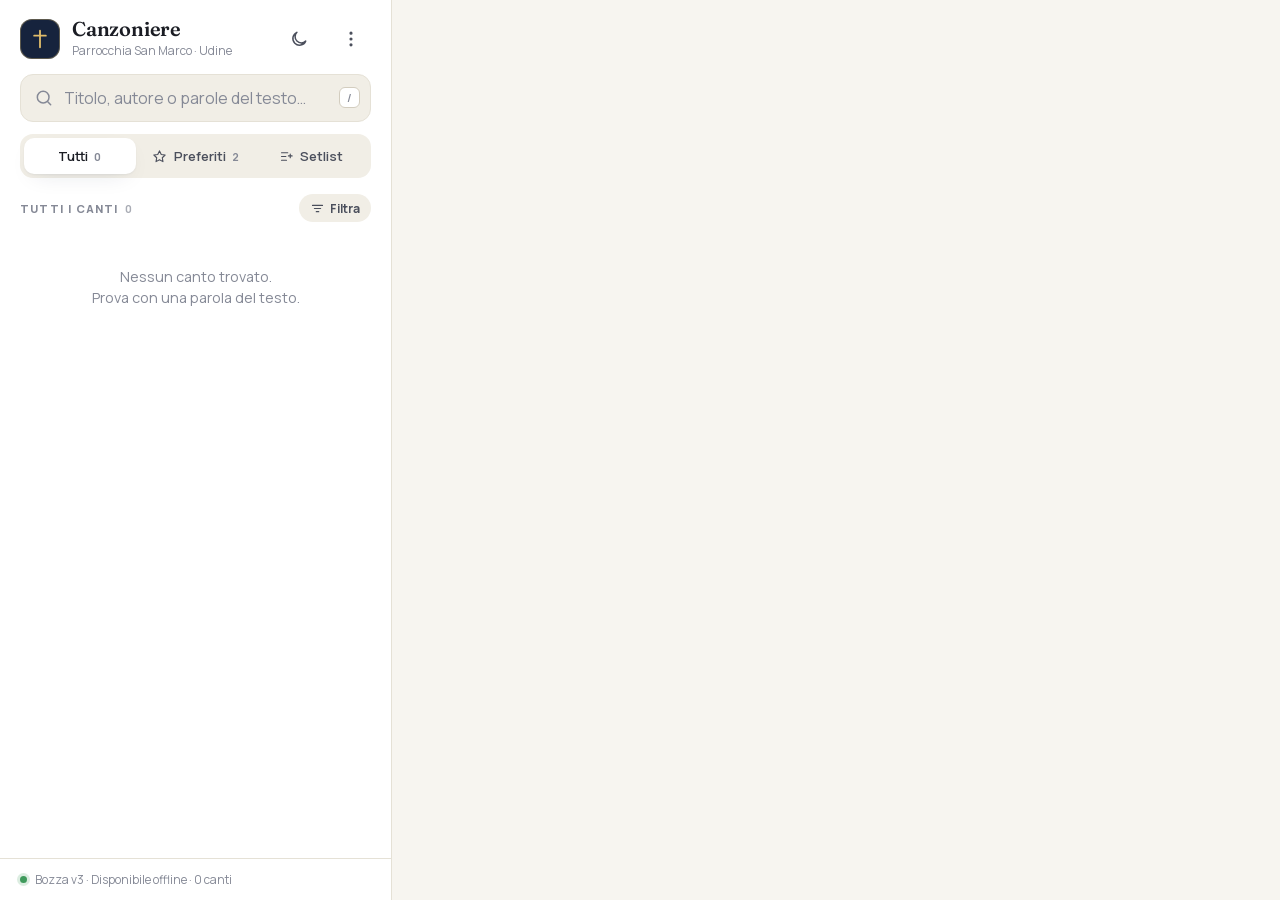
<file: bozze/redesign-2026/template.html>
<!DOCTYPE html>
<html lang="it">
<head>
<meta charset="UTF-8">
<meta name="viewport" content="width=device-width, initial-scale=1.0, viewport-fit=cover">
<title>Canzoniere San Marco — bozza grafica v3</title>
<link rel="preconnect" href="https://fonts.googleapis.com">
<link href="https://fonts.googleapis.com/css2?family=Fraunces:opsz,wght@9..144,500;9..144,600&display=swap" rel="stylesheet">
<style>
@font-face{font-family:'Manrope';font-weight:200 800;font-display:swap;src:url('../../public/fonts/manrope-latin.woff2') format('woff2')}
@font-face{font-family:'Manrope';font-weight:200 800;font-display:swap;src:url('../../public/fonts/manrope-latin-ext.woff2') format('woff2');unicode-range:U+0100-02BA,U+1E00-1EFF}

/* ---------- Token ---------- */
:root{
  --bg:#f7f5f0; --surface:#ffffff; --surface-2:#f1eee6; --sunken:#ebe7dd;
  --ink:#1b1d24; --ink-2:#4b4f5c; --ink-3:#858996; --line:#e5e1d6; --line-2:#d3cdbf;
  --navy:#16233d; --gold:#a8822f; --gold-soft:#f5ebd2; --gold-line:#e3cf9c;
  --chord:#9a1b38; --chord-bg:rgba(154,27,56,.07);
  --accent:#16233d; --accent-ink:#fff;
  --shadow:0 1px 2px rgba(22,35,61,.05),0 8px 24px -10px rgba(22,35,61,.14);
  --shadow-lg:0 2px 4px rgba(22,35,61,.06),0 22px 50px -14px rgba(22,35,61,.3);
  --r:16px; --r-sm:11px;
  --serif:'Fraunces',Georgia,serif; --sans:'Manrope',system-ui,sans-serif;
  /* un colore per famiglia di tag */
  --g-messa:#2c6a8c; --g-tempi:#6a55b0; --g-temi:#a8822f; --g-sacr:#3d7a52; --g-altri:#858996;
}
@media (prefers-color-scheme:dark){:root:not([data-theme="light"]){
  --bg:#0e131d; --surface:#151b28; --surface-2:#1b2231; --sunken:#0a0e16;
  --ink:#eef0f5; --ink-2:#b6bbc9; --ink-3:#7d8496; --line:#232b3c; --line-2:#333c52;
  --gold:#e0bc6a; --gold-soft:rgba(224,188,106,.12); --gold-line:rgba(224,188,106,.35);
  --chord:#f2a765; --chord-bg:rgba(242,167,101,.1);
  --accent:#e0bc6a; --accent-ink:#141a26;
  --g-messa:#6fb3d6; --g-tempi:#a694ea; --g-temi:#e0bc6a; --g-sacr:#74c08d; --g-altri:#7d8496;
  --shadow:0 1px 2px rgba(0,0,0,.3),0 8px 24px -10px rgba(0,0,0,.5);
  --shadow-lg:0 22px 50px -14px rgba(0,0,0,.75);
}}
:root[data-theme="dark"]{
  --bg:#0e131d; --surface:#151b28; --surface-2:#1b2231; --sunken:#0a0e16;
  --ink:#eef0f5; --ink-2:#b6bbc9; --ink-3:#7d8496; --line:#232b3c; --line-2:#333c52;
  --gold:#e0bc6a; --gold-soft:rgba(224,188,106,.12); --gold-line:rgba(224,188,106,.35);
  --chord:#f2a765; --chord-bg:rgba(242,167,101,.1);
  --accent:#e0bc6a; --accent-ink:#141a26;
  --g-messa:#6fb3d6; --g-tempi:#a694ea; --g-temi:#e0bc6a; --g-sacr:#74c08d; --g-altri:#7d8496;
  --shadow:0 1px 2px rgba(0,0,0,.3),0 8px 24px -10px rgba(0,0,0,.5);
  --shadow-lg:0 22px 50px -14px rgba(0,0,0,.75);
}

*{box-sizing:border-box}
html,body{margin:0}
html{scroll-padding-top:5rem}
body{background:var(--bg);color:var(--ink);font-family:var(--sans);-webkit-font-smoothing:antialiased;min-height:100vh}
button,input{font:inherit;color:inherit}
button{cursor:pointer}
:focus-visible{outline:2px solid var(--gold);outline-offset:2px}
.sr-only{position:absolute;width:1px;height:1px;overflow:hidden;clip:rect(0 0 0 0)}
svg.i{width:20px;height:20px;fill:none;stroke:currentColor;stroke-width:1.8;stroke-linecap:round;stroke-linejoin:round;flex:none}
svg.i.s{width:15px;height:15px}
svg.i.fill{fill:currentColor}

/* ---------- Layout ---------- */
.shell{display:grid;grid-template-columns:392px minmax(0,1fr);min-height:100vh}
.side{min-width:0;position:sticky;top:0;height:100vh;display:flex;flex-direction:column;border-right:1px solid var(--line);background:var(--surface)}
.main{min-width:0;container-type:inline-size;display:flex;flex-direction:column}
body.stage .shell{grid-template-columns:minmax(0,1fr)}
body.stage .side{display:none}

/* Brand */
.brand{display:flex;align-items:center;gap:.75rem;padding:1.15rem 1.25rem .9rem}
.brand-home{display:flex;align-items:center;gap:.75rem;border:0;background:none;padding:0;text-align:left;flex:1;min-width:0}
.mark{width:40px;height:40px;border-radius:12px;background:var(--navy);display:grid;place-items:center;color:#e0bc6a;flex:none;box-shadow:inset 0 0 0 1px rgba(224,188,106,.35)}
.brand h1{font-family:var(--serif);font-weight:600;font-size:1.25rem;margin:0;letter-spacing:-.01em;line-height:1.1}
.brand p{margin:.12rem 0 0;font-size:.74rem;color:var(--ink-3)}
.icon-btn{width:40px;height:40px;border-radius:11px;border:0;background:transparent;display:grid;place-items:center;color:var(--ink-2);transition:background .15s,color .15s;flex:none}
.icon-btn:hover{background:var(--surface-2);color:var(--ink)}
.icon-btn.on{color:var(--gold)}

/* Search */
.search{position:relative;margin:0 1.25rem;display:block}
.search input{width:100%;height:48px;border-radius:13px;border:1px solid var(--line);background:var(--surface-2);padding:0 3rem 0 2.7rem;font-size:16px;outline:none;transition:border-color .15s,background .15s,box-shadow .15s}
.search input::placeholder{color:var(--ink-3)}
.search input::-webkit-search-cancel-button{-webkit-appearance:none}
.search input:focus{background:var(--surface);border-color:var(--gold);box-shadow:0 0 0 4px var(--gold-soft)}
.search>.i{position:absolute;left:.85rem;top:14px;color:var(--ink-3)}
.search kbd{position:absolute;right:.7rem;top:13px;font:600 .7rem var(--sans);color:var(--ink-3);border:1px solid var(--line-2);border-radius:6px;padding:.12rem .42rem;background:var(--surface)}
.search .clear{position:absolute;right:.4rem;top:6px;width:36px;height:36px;border:0;border-radius:10px;background:none;color:var(--ink-3);display:none;place-items:center}
.search.has .clear{display:grid}.search.has kbd{display:none}

/* Tabs */
.seg{display:flex;gap:.25rem;margin:.8rem 1.25rem 0;padding:.25rem;background:var(--surface-2);border-radius:13px}
.seg button{flex:1;height:36px;border:0;border-radius:10px;background:transparent;font-size:.83rem;font-weight:600;color:var(--ink-2);display:flex;align-items:center;justify-content:center;gap:.38rem}
.seg button.on{background:var(--surface);color:var(--ink);box-shadow:var(--shadow)}
.seg .count{font-size:.7rem;color:var(--ink-3);font-weight:700}

/* Filtri */
.filters{display:none;padding:.1rem 1.25rem .8rem;border-bottom:1px solid var(--line);margin-bottom:.5rem}
.filters.open{display:block}
.filters .toggle{flex:none;height:32px;width:32px;border-radius:999px;border:1px solid var(--line);background:var(--surface);display:grid;place-items:center;color:var(--ink-2)}
.filters.open .toggle{background:var(--accent);color:var(--accent-ink);border-color:var(--accent)}
.chips{display:flex;flex-wrap:wrap;gap:.4rem;max-height:42vh;overflow-y:auto}
.chips::-webkit-scrollbar{display:none}
.glabel{display:block;width:100%;font-size:.66rem;font-weight:800;letter-spacing:.1em;text-transform:uppercase;color:var(--ink-3);margin:.35rem 0 0}
.glabel:first-child{margin-top:0}
.filters.open .glabel{display:block}
.chip{flex:none;display:inline-flex;align-items:center;gap:.4rem;height:32px;padding:0 .72rem;border-radius:999px;border:1px solid var(--line);background:var(--surface);font-size:.78rem;font-weight:600;color:var(--ink-2);white-space:nowrap;transition:background .15s,border-color .15s,color .15s}
.chip:hover{border-color:var(--line-2);color:var(--ink)}
.chip .dot{width:7px;height:7px;border-radius:50%;background:var(--c,var(--ink-3))}
.chip em{font-style:normal;font-size:.7rem;color:var(--ink-3);font-weight:700}
.chip.on{background:var(--accent);border-color:var(--accent);color:var(--accent-ink)}
.chip.on .dot,.chip.on em{background:none;color:inherit;opacity:.75}
.chip.on .dot{display:none}

/* Lista */
.list-head{display:flex;align-items:center;justify-content:space-between;gap:.5rem;padding:1rem 1.25rem .5rem;font-size:.7rem;font-weight:800;letter-spacing:.09em;text-transform:uppercase;color:var(--ink-3);min-height:1.9rem}
.list-head span{display:flex;align-items:center;gap:.35rem;min-width:0}
.list-head button{border:0;background:var(--surface-2);border-radius:999px;height:28px;padding:0 .7rem;font-size:.74rem;font-weight:700;letter-spacing:0;text-transform:none;color:var(--ink-2);display:inline-flex;align-items:center;gap:.3rem;white-space:nowrap}
.list-head button.on{background:var(--accent);color:var(--accent-ink)}
.list-head em{font-style:normal;font-weight:700;opacity:.7}
.list{list-style:none;margin:0;padding:0 .65rem 1.5rem;overflow-y:auto;flex:1;scrollbar-width:thin}
.letter{position:sticky;top:0;z-index:1;background:linear-gradient(var(--surface) 72%,transparent);padding:.55rem .65rem .3rem;font-family:var(--serif);font-size:1rem;color:var(--gold);font-weight:600}
.row{display:flex;align-items:center;gap:.8rem;width:100%;min-height:54px;padding:.55rem .65rem;border:0;border-radius:13px;background:transparent;text-align:left;transition:background .12s}
.row:hover{background:var(--surface-2)}
.row.on{background:var(--gold-soft);box-shadow:inset 0 0 0 1px var(--gold-line)}
.row .n{flex:none;width:2.1rem;font-variant-numeric:tabular-nums;font-size:.74rem;font-weight:700;color:var(--ink-3);text-align:right}
.row.on .n{color:var(--gold)}
.row .t{flex:1;min-width:0}
.row .t b{display:block;font-weight:650;font-size:.98rem;line-height:1.25;white-space:nowrap;overflow:hidden;text-overflow:ellipsis}
.row .t small{display:block;margin-top:.14rem;font-size:.76rem;color:var(--ink-3);white-space:nowrap;overflow:hidden;text-overflow:ellipsis}
.row .t small .tg{font-weight:inherit}
.row .t small.snip{white-space:normal;display:-webkit-box;-webkit-line-clamp:2;-webkit-box-orient:vertical;color:var(--ink-2);line-height:1.35}
.row .fav{flex:none;color:var(--gold);visibility:hidden}
.row .fav.on{visibility:visible}
.empty{padding:2.2rem 1rem;text-align:center;color:var(--ink-3);font-size:.9rem;line-height:1.5}
mark{background:var(--gold-soft);color:var(--ink);border-radius:3px;padding:0 .12em;box-shadow:inset 0 -1px 0 var(--gold-line)}
.side-foot{display:flex;align-items:center;gap:.5rem;padding:.75rem 1.25rem;border-top:1px solid var(--line);font-size:.74rem;color:var(--ink-3)}
.side-foot .ok{width:7px;height:7px;border-radius:50%;background:#3f9a5c;box-shadow:0 0 0 3px rgba(63,154,92,.18)}

/* ---------- Canto ---------- */
.topbar{position:sticky;top:0;z-index:10;display:flex;align-items:center;gap:.35rem;height:60px;padding:0 clamp(.6rem,3cqw,2rem);background:color-mix(in srgb,var(--bg) 84%,transparent);backdrop-filter:blur(14px);-webkit-backdrop-filter:blur(14px);border-bottom:1px solid transparent;transition:border-color .2s}
.topbar.scrolled{border-bottom-color:var(--line)}
.topbar .back{display:none}
body.stage .topbar .back{display:grid}
.struct{flex:1;min-width:0;display:flex;align-items:center;gap:.3rem;overflow-x:auto;scrollbar-width:none;padding:0 .25rem}
.struct::-webkit-scrollbar{display:none}
.struct .mini{font-family:var(--serif);font-weight:600;font-size:1rem;margin-right:.6rem;white-space:nowrap;max-width:0;opacity:0;overflow:hidden;transition:max-width .25s,opacity .2s}
.topbar.scrolled .struct .mini{max-width:16rem;opacity:1}
.struct button{flex:none;height:30px;min-width:30px;padding:0 .55rem;border-radius:9px;border:1px solid var(--line);background:var(--surface);font-size:.72rem;font-weight:800;letter-spacing:.03em;color:var(--ink-2)}
.struct button.r{color:var(--gold);border-color:var(--gold-line)}
.struct button.cur{background:var(--accent);border-color:var(--accent);color:var(--accent-ink)}

.song{width:100%;max-width:860px;margin:0 auto;padding:.6rem clamp(1rem,4cqw,3rem) 3rem;flex:1}
.song.wide{max-width:1240px}
.song-hero{padding:1.1rem 0 1.5rem;border-bottom:1px solid var(--line);margin-bottom:1.7rem}
.eyebrow{display:flex;align-items:center;flex-wrap:wrap;gap:.55rem;font-size:.74rem;font-weight:800;letter-spacing:.09em;text-transform:uppercase;color:var(--ink-3)}
.eyebrow .num{color:var(--gold)}
.song-hero h2{font-family:var(--serif);font-weight:600;font-size:clamp(2rem,6cqw,3.2rem);line-height:1.04;letter-spacing:-.02em;margin:.5rem 0 .35rem;text-wrap:balance}
.song-hero .author{font-size:1.02rem;color:var(--ink-2);margin:0}
.meta{display:flex;flex-wrap:wrap;gap:.45rem;margin-top:1.1rem}
.pill{display:inline-flex;align-items:center;gap:.42rem;height:32px;padding:0 .75rem;border-radius:999px;background:var(--surface);border:1px solid var(--line);font-size:.8rem;font-weight:600;color:var(--ink-2)}
button.pill:hover{border-color:var(--line-2);color:var(--ink)}
.pill .dot{width:7px;height:7px;border-radius:50%;background:var(--c)}
.pill.key{color:var(--chord);background:var(--chord-bg);border-color:transparent;font-weight:700}
.pill.key s{text-decoration:none;opacity:.55;font-weight:600}
.pill.capo{color:var(--ink);background:var(--gold-soft);border-color:transparent}

/* Sezioni */
.sheet{font-size:var(--fs)}
.sec{display:grid;grid-template-columns:112px minmax(0,1fr);gap:1.25rem;margin-bottom:1.5rem;break-inside:avoid;scroll-margin-top:5rem}
.sec-label{padding-top:1.42em;font-size:.7rem;font-weight:800;letter-spacing:.1em;text-transform:uppercase;color:var(--ink-3);text-align:right;line-height:1.3}
.sec-label span{font-size:.7rem}
.sec-body{min-width:0}
.sec.chorus .sec-label{color:var(--gold)}
.sec.chorus .sec-body{background:var(--gold-soft);border-radius:var(--r-sm);padding:.7em 1em .75em;margin:-.1em 0 0 -1em;box-shadow:inset 3px 0 0 var(--gold)}
.sec.chorus .ly{font-weight:650}
.sec.inst .sec-body{padding-top:1.1em}
.sec.note .sec-body{display:none}
.sec.note{margin-bottom:1rem}
.sec.note .sec-label{grid-column:2;text-align:left;padding:0;color:var(--gold)}
.ln{display:flex;flex-wrap:wrap;align-items:flex-end;margin-bottom:.12em}
.seg-w{display:inline-flex;flex-direction:column;white-space:pre;flex:none}
.wd{display:inline-flex;flex-wrap:nowrap;align-items:flex-end;flex:none}
.ch{padding-right:.55em;font-weight:750;font-size:.8em;color:var(--chord);line-height:1.3;letter-spacing:.01em}
.ln{min-height:calc(1.5em + 1.04em)}
.ln.plain,.ln.only-chords,.lyrics-only .ln{min-height:0}
.ly{font-weight:500;line-height:1.5}
.ln.only-chords .ly{display:none}
.ln.only-chords .seg-w{white-space:pre-wrap;flex:initial;min-width:0}
.ln.only-chords .ch{padding-right:0;overflow-wrap:anywhere}
.ln.only-chords .ch{font-size:.88em;line-height:1.7}
.lyrics-only .ch{display:none}
.lyrics-only .ln.only-chords,.lyrics-only .sec.inst{display:none}
.lyrics-only .ln{margin-bottom:0}
.lyrics-only .ly{line-height:1.6}

/* due colonne (solo quando c'è spazio) */
@container (min-width:940px){
  .sheet.cols{columns:2;column-gap:3.5rem;column-rule:1px solid var(--line)}
  .sheet.cols .sec{grid-template-columns:1fr;gap:.3rem}
  .sheet.cols .sec-label{text-align:left;padding-top:0}
  .sheet.cols .sec.chorus .sec-body{margin-left:0}
  .sheet.cols .sec.note .sec-label{grid-column:1}
}
@container (max-width:939px){ .dock .cols-btn{display:none} }
@container (max-width:520px){ .sl-head .ic{display:none} .sl-head{gap:.6rem} }
@container (max-width:640px){
  .sec{grid-template-columns:1fr;gap:.3rem}
  .sec-label{text-align:left;padding-top:0}
  .sec.chorus .sec-body{margin-left:0;padding:.6em .8em .65em}
  .sec.note .sec-label{grid-column:1}
}

/* Prossimo / precedente */
.pager{display:grid;grid-template-columns:1fr 1fr;gap:.75rem;margin-top:2.5rem}
.pager button{display:flex;align-items:center;gap:.8rem;padding:.95rem 1.1rem;border-radius:var(--r);border:1px solid var(--line);background:var(--surface);text-align:left;min-width:0;transition:border-color .15s,box-shadow .15s}
.pager button:hover{border-color:var(--line-2);box-shadow:var(--shadow)}
.pager .nx{grid-column:2;justify-content:flex-end;text-align:right}
.pager small{display:block;font-size:.68rem;font-weight:800;letter-spacing:.09em;text-transform:uppercase;color:var(--ink-3)}
.pager b{display:block;font-family:var(--serif);font-weight:600;font-size:1.12rem;white-space:nowrap;overflow:hidden;text-overflow:ellipsis}
.pager span{min-width:0}

/* Barra strumenti */
.dock-wrap{position:sticky;bottom:0;z-index:20;display:flex;justify-content:center;padding:0 .75rem calc(1.1rem + env(safe-area-inset-bottom));pointer-events:none}
.dock{pointer-events:auto;display:flex;align-items:center;gap:.15rem;padding:.38rem;border-radius:20px;background:color-mix(in srgb,var(--surface) 92%,transparent);backdrop-filter:blur(16px);-webkit-backdrop-filter:blur(16px);border:1px solid var(--line);box-shadow:var(--shadow-lg);max-width:100%}
.dock .grp{display:flex;align-items:center;gap:.05rem}
.dock .sep{width:1px;height:26px;background:var(--line);margin:0 .25rem}
.dock button{height:42px;min-width:42px;border:0;border-radius:13px;background:transparent;display:grid;place-items:center;font-weight:700;color:var(--ink-2);padding:0 .5rem;transition:background .12s,color .12s}
.dock button:hover{background:var(--surface-2);color:var(--ink)}
.dock button.on{background:var(--accent);color:var(--accent-ink)}
.dock button:disabled{opacity:.3;cursor:default;background:none}
.dock .val{min-width:3.7rem;line-height:1.1;font-size:.9rem;color:var(--chord)}
.dock .val small{display:block;font-size:.6rem;font-weight:700;color:var(--ink-3);letter-spacing:.06em;text-transform:uppercase}
.dock .fsv{min-width:2.6rem;text-align:center;font-size:.76rem;font-weight:700;color:var(--ink-3)}

/* ---------- Home ---------- */
.home{width:100%;max-width:980px;margin:0 auto;padding:2.6rem clamp(1rem,4cqw,3rem) 6rem}
.home h2{font-family:var(--serif);font-weight:600;font-size:clamp(2rem,5.5cqw,2.9rem);letter-spacing:-.02em;margin:.45rem 0 1.6rem;line-height:1.06;text-wrap:balance}
.home .lead{color:var(--ink-2);margin:0 0 1.8rem;font-size:1.03rem;max-width:34rem;line-height:1.5}
.home h3{display:flex;align-items:baseline;justify-content:space-between;font-size:.74rem;font-weight:800;letter-spacing:.1em;text-transform:uppercase;color:var(--ink-3);margin:2.4rem 0 .8rem}
.home h3 small{font-size:.74rem;letter-spacing:0;text-transform:none;font-weight:600}

.sl{border-radius:20px;background:var(--navy);color:#fff;overflow:hidden;box-shadow:var(--shadow-lg)}
.sl-head{display:flex;align-items:center;gap:1rem;padding:1.15rem 1.25rem .95rem}
.sl-sum{display:flex;align-items:center;gap:.6rem;width:100%;border:0;border-top:1px solid rgba(255,255,255,.1);background:none;color:rgba(255,255,255,.72);padding:.8rem 1.25rem;font-size:.84rem;text-align:left}
.sl-sum span{flex:1;min-width:0;white-space:pre;overflow:hidden;text-overflow:ellipsis}
.sl-sum:hover{color:#fff}
.sl-head .ic{width:46px;height:46px;border-radius:13px;background:rgba(224,188,106,.16);color:#e0bc6a;display:grid;place-items:center;flex:none}
.sl-head b{font-family:var(--serif);font-weight:600;font-size:1.25rem;display:block;line-height:1.15;white-space:nowrap;overflow:hidden;text-overflow:ellipsis}
.sl-head small{color:rgba(255,255,255,.6);font-size:.8rem}
.sl-head .grow{flex:1;min-width:0}
.sl-head .go{height:42px;padding:0 1rem;border:0;border-radius:12px;background:#e0bc6a;color:#141a26;font-weight:800;font-size:.86rem;display:flex;align-items:center;gap:.4rem;flex:none}
.sl-list{list-style:none;margin:0;padding:0 .6rem .6rem;display:grid;grid-template-columns:repeat(auto-fill,minmax(250px,1fr));gap:.1rem .6rem}
.sl-list button{display:flex;align-items:center;gap:.75rem;width:100%;padding:.55rem .65rem;border:0;border-radius:11px;background:transparent;color:#fff;text-align:left;min-width:0}
.sl-list button:hover{background:rgba(255,255,255,.07)}
.sl-list .k{width:1.5rem;height:1.5rem;border-radius:50%;border:1px solid rgba(224,188,106,.45);color:#e0bc6a;font-size:.68rem;font-weight:800;display:grid;place-items:center;flex:none}
.sl-list span{min-width:0}
.sl-list small{display:block;font-size:.66rem;font-weight:800;letter-spacing:.09em;text-transform:uppercase;color:rgba(255,255,255,.5)}
.sl-list b{display:block;font-weight:600;font-size:.95rem;white-space:nowrap;overflow:hidden;text-overflow:ellipsis}

.steps{display:grid;grid-template-columns:repeat(auto-fill,minmax(210px,1fr));gap:0 1.5rem}
.step{display:flex;align-items:center;gap:.7rem;height:48px;padding:0 .4rem;border:0;border-bottom:1px solid var(--line);background:none;text-align:left;transition:background .12s}
.step:hover{background:var(--surface-2)}
.step .k{width:1.3rem;font-size:.74rem;font-weight:700;color:var(--gold);font-variant-numeric:tabular-nums;flex:none}
.step b{flex:1;font-size:.95rem;font-weight:600}
.step small{font-size:.76rem;font-weight:700;color:var(--ink-3)}
.cloud{display:flex;flex-wrap:wrap;gap:.45rem}
.cloud .chip{height:36px;font-size:.84rem;padding:0 .9rem}
.recent{display:grid;grid-template-columns:repeat(auto-fill,minmax(180px,1fr));gap:.55rem}
.recent button{padding:.8rem .9rem;border-radius:14px;background:var(--surface);border:1px solid var(--line);text-align:left;min-width:0}
.recent button:hover{border-color:var(--line-2);box-shadow:var(--shadow)}
.recent b{display:block;font-family:var(--serif);font-weight:600;font-size:1.05rem;white-space:nowrap;overflow:hidden;text-overflow:ellipsis}
.recent small{font-size:.74rem;color:var(--ink-3)}

.tabbar{display:none}
.home-top{display:none}

/* ---------- Mobile ---------- */
@media (max-width:860px){
  .shell{grid-template-columns:minmax(0,1fr)}
  .side{position:static;height:auto;border-right:0;background:var(--bg);min-height:100vh;padding-bottom:5.5rem}
  .search input{background:var(--surface)}
  .list{overflow:visible;padding-bottom:1rem}
  .letter{background:linear-gradient(var(--bg) 72%,transparent);top:0}
  .side-foot,.seg,.search kbd{display:none}
  body.open .side,body.at-home .side{display:none}
  body:not(.open):not(.home) .main{display:none}
  body.at-home .main{padding-bottom:5rem}
  .topbar .back{display:grid}
  .topbar .stage-btn{display:none}
  .home{padding-top:1rem}
  .home-top{display:block;margin-bottom:1.8rem}
  .home-top .brand{padding:0 0 .9rem}
  .home-top .fake{display:flex;align-items:center;gap:.6rem;width:100%;height:48px;border-radius:13px;border:1px solid var(--line);background:var(--surface);padding:0 .9rem;color:var(--ink-3);font-size:16px;text-align:left}
  .dock button{height:40px;min-width:38px;padding:0 .35rem}
  .dock .val{min-width:3.2rem}
  .dock .fsv,.dock .hide-m{display:none}
  .dock .sep{margin:0 .1rem}
  .pager{grid-template-columns:1fr}
  .pager .nx{grid-column:1}
  .tabbar{display:flex;position:fixed;left:0;right:0;bottom:0;z-index:15;justify-content:space-around;padding:.4rem .5rem calc(.4rem + env(safe-area-inset-bottom));background:color-mix(in srgb,var(--surface) 90%,transparent);backdrop-filter:blur(14px);-webkit-backdrop-filter:blur(14px);border-top:1px solid var(--line)}
  body.open .tabbar{display:none}
  .tabbar button{flex:1;border:0;background:transparent;display:flex;flex-direction:column;align-items:center;gap:.15rem;font-size:.66rem;font-weight:700;color:var(--ink-3);padding:.3rem}
  .tabbar button.on{color:var(--ink)}
  .tabbar button.on svg{color:var(--gold)}
}
@media (prefers-reduced-motion:reduce){*{transition:none!important}}

.draft{position:fixed;bottom:.6rem;left:.6rem;z-index:50;font-size:.62rem;font-weight:800;letter-spacing:.12em;text-transform:uppercase;background:var(--chord);color:#fff;padding:.22rem .6rem;border-radius:999px;opacity:.8;pointer-events:none}
:root[data-theme="dark"] .draft{color:#141a26}
</style>
</head>
<body class="at-home">

<svg width="0" height="0" style="position:absolute" aria-hidden="true">
  <symbol id="i-search" viewBox="0 0 24 24"><circle cx="11" cy="11" r="7"/><path d="m20 20-3.5-3.5"/></symbol>
  <symbol id="i-star" viewBox="0 0 24 24"><path d="m12 3 2.8 5.7 6.2.9-4.5 4.4 1 6.2L12 17.3 6.5 20.2l1-6.2L3 9.6l6.2-.9z"/></symbol>
  <symbol id="i-list" viewBox="0 0 24 24"><path d="M4 6h10M4 12h7M4 18h8M18 8v6M15 11h6"/></symbol>
  <symbol id="i-book" viewBox="0 0 24 24"><path d="M4 5a2 2 0 0 1 2-2h13v16H6a2 2 0 0 0-2 2z"/><path d="M4 19V5"/></symbol>
  <symbol id="i-home" viewBox="0 0 24 24"><path d="m3 11 9-7 9 7v9H3z"/><path d="M10 20v-6h4v6"/></symbol>
  <symbol id="i-moon" viewBox="0 0 24 24"><path d="M20 14.5A8 8 0 1 1 9.5 4a6.5 6.5 0 0 0 10.5 10.5z"/></symbol>
  <symbol id="i-menu" viewBox="0 0 24 24"><circle cx="12" cy="5" r="1"/><circle cx="12" cy="12" r="1"/><circle cx="12" cy="19" r="1"/></symbol>
  <symbol id="i-back" viewBox="0 0 24 24"><path d="m15 18-6-6 6-6"/></symbol>
  <symbol id="i-next" viewBox="0 0 24 24"><path d="m9 18 6-6-6-6"/></symbol>
  <symbol id="i-text" viewBox="0 0 24 24"><path d="M4 7V5h16v2M9 19h6M12 5v14"/></symbol>
  <symbol id="i-play" viewBox="0 0 24 24"><path d="M7 4v16l13-8z"/></symbol>
  <symbol id="i-pause" viewBox="0 0 24 24"><path d="M8 5v14M16 5v14"/></symbol>
  <symbol id="i-cross" viewBox="0 0 24 24"><path d="M12 2v20M5 8h14"/></symbol>
  <symbol id="i-filter" viewBox="0 0 24 24"><path d="M4 7h16M7 12h10M10 17h4"/></symbol>
  <symbol id="i-x" viewBox="0 0 24 24"><path d="M6 6l12 12M18 6 6 18"/></symbol>
  <symbol id="i-cols" viewBox="0 0 24 24"><rect x="3" y="4" width="18" height="16" rx="2"/><path d="M12 4v16"/></symbol>
  <symbol id="i-stage" viewBox="0 0 24 24"><path d="M4 9V4h5M20 9V4h-5M4 15v5h5M20 15v5h-5"/></symbol>
</svg>

<div class="shell">
  <aside class="side" aria-label="Elenco canti">
    <div class="brand">
      <button class="brand-home" id="homeBtn" aria-label="Vai alla home">
        <span class="mark"><svg class="i" style="stroke-width:2.2"><use href="#i-cross"/></svg></span>
        <span><h1>Canzoniere</h1><p>Parrocchia San Marco · Udine</p></span>
      </button>
      <button class="icon-btn" data-theme-btn aria-label="Cambia tema"><svg class="i"><use href="#i-moon"/></svg></button>
      <button class="icon-btn" aria-label="Menu"><svg class="i"><use href="#i-menu"/></svg></button>
    </div>
    <label class="search" id="searchBox">
      <span class="sr-only">Cerca</span>
      <svg class="i"><use href="#i-search"/></svg>
      <input id="q" type="search" placeholder="Titolo, autore o parole del testo…" autocomplete="off" enterkeyhint="search">
      <kbd>/</kbd>
      <button class="clear" id="qClear" type="button" aria-label="Cancella ricerca"><svg class="i s"><use href="#i-x"/></svg></button>
    </label>
    <div class="seg">
      <button class="on" data-view="all">Tutti <span class="count" id="cAll"></span></button>
      <button data-view="fav"><svg class="i s"><use href="#i-star"/></svg>Preferiti <span class="count" id="cFav"></span></button>
      <button data-view="set"><svg class="i s"><use href="#i-list"/></svg>Setlist</button>
    </div>
    <div class="list-head"><span id="listLabel"></span><span id="listRight"></span></div>
    <div class="filters" id="filters">
      <div class="chips" id="chips"></div>
    </div>
    <ul class="list" id="list"></ul>
    <div class="side-foot"><span class="ok"></span><span id="foot"></span></div>
  </aside>
  <section class="main" id="main"></section>
</div>

<nav class="tabbar">
  <button data-view="home" class="on"><svg class="i"><use href="#i-home"/></svg>Oggi</button>
  <button data-view="all"><svg class="i"><use href="#i-book"/></svg>Canti</button>
  <button data-view="fav"><svg class="i"><use href="#i-star"/></svg>Preferiti</button>
  <button data-view="set"><svg class="i"><use href="#i-list"/></svg>Setlist</button>
</nav>

<script>
const INDEX = /*INDEX*/[];
const TAGS = /*TAGS*/{};
const SONGS = /*SONGS*/{};

/* Famiglie di tag: l'ordine della Messa è quello della celebrazione */
const GROUPS = [
  ['Messa','--g-messa',['Ingresso','Atto penitenziale','Gloria','Vangelo','Offertorio','Santo','Padre nostro','Pace','Agnello di Dio','Comunione','Finale']],
  ['Tempi liturgici','--g-tempi',['Avvento','Natale','Quaresima','Pasqua']],
  ['Temi','--g-temi',['Lode','Meditazione','Maria','Spirito Santo']],
  ['Sacramenti','--g-sacr',['Battesimo','Cresima']],
  ['Altro','--g-altri',['Altri canti']]
];
const TAG_COLOR = {}; GROUPS.forEach(([,c,ts])=>ts.forEach(t=>TAG_COLOR[t]=`var(${c})`));
const tagColor = t => TAG_COLOR[t] || 'var(--g-altri)';
const COUNTS = {}; Object.values(TAGS).forEach(t=>t.tags.forEach(x=>COUNTS[x]=(COUNTS[x]||0)+1));
const byId = Object.fromEntries(INDEX.map(s=>[s.id,s]));
const tagsOf = id => TAGS[id]?.tags || [];

/* Setlist d'esempio: un canto vero per ogni momento */
const pick = (tag,n=0) => INDEX.filter(s=>tagsOf(s.id).includes(tag))[n]?.id;
const SETLIST = [['Ingresso',2],['Gloria',0],['Vangelo',3],['Offertorio',1],['Santo',0],['Comunione',4],['Finale',5]]
  .map(([m,n])=>({m,id:pick(m,n)})).filter(x=>x.id);

const state = { q:'', tag:null, view:'all', id:null, shift:0, fs:19, lyricsOnly:false, cols:false, scroll:false,
  fav:new Set(['adoro-te','abbracciami',SETLIST[5]?.id,SETLIST[0]?.id].filter(Boolean)),
  recent:['adoro-te','abbracciami','adeste-fideles','acqua-siamo-noi'] };

const isM = () => matchMedia('(max-width:860px)').matches;
const $ = s => document.querySelector(s);
const esc = s => String(s).replace(/[&<>"]/g, c => ({'&':'&amp;','<':'&lt;','>':'&gt;','"':'&quot;'}[c]));
const norm = s => s.normalize('NFD').replace(/[̀-ͯ]/g,'').toLowerCase();
const icon = (n,c='') => `<svg class="i ${c}"><use href="#i-${n}"/></svg>`;
INDEX.forEach(s=>{ s._t=norm(s.title+' '+s.sub); s._s=norm(s.search||''); });

/* ---- Trasposizione (stessa logica di app.js) ---- */
const NOTES=['DO','DO#','RE','RE#','MI','FA','FA#','SOL','SOL#','LA','LA#','SI'];
const NI={'DO':0,'DO#':1,'REB':1,'RE':2,'RE#':3,'MIB':3,'MI':4,'FAB':4,'FA':5,'FA#':6,'SOLB':6,'SOL':7,'SOL#':8,'LAB':8,'LA':9,'LA#':10,'SIB':10,'SI':11,'DOB':11};
const RR=/^([([{]*)(DO|RE|MI|FA|SOL|LA|SI)(#|[Bb])?([A-Za-z0-9+\-]*)([)\]}]*)$/;
function tSingle(tok,s){const m=tok.match(RR);if(!m)return tok;const[,p,r,a,suf,post]=m;const i=NI[r+(a?a.toUpperCase():'')];if(i===undefined)return tok;return p+NOTES[((i+s)%12+12)%12]+suf+post}
const tTok=(t,s)=>t.includes('/')?t.split('/').map(p=>tSingle(p,s)).join('/'):tSingle(t,s);
const tNote=(n,s)=>NI[n]===undefined?n:NOTES[((NI[n]+s)%12+12)%12];

/* ---- Lista ---- */
function filtered(){
  let arr = INDEX;
  if (state.view==='fav') arr = arr.filter(s=>state.fav.has(s.id));
  if (state.view==='set') arr = SETLIST.map(x=>byId[x.id]);
  if (state.tag) arr = arr.filter(s=>tagsOf(s.id).includes(state.tag));
  if (state.q){ const q=norm(state.q);
    const a=arr.filter(s=>s._t.includes(q)), b=arr.filter(s=>!s._t.includes(q)&&s._s.includes(q));
    arr=[...a,...b]; }
  return arr;
}
function hl(text){
  if(!state.q) return esc(text);
  const i = norm(text).indexOf(norm(state.q));
  if(i<0) return esc(text);
  return esc(text.slice(0,i))+'<mark>'+esc(text.slice(i,i+state.q.length))+'</mark>'+esc(text.slice(i+state.q.length));
}
function snippet(s){
  const q=norm(state.q), i=s._s.indexOf(q); if(i<0) return '';
  const src=s.search, a=Math.max(0,src.lastIndexOf(' ',Math.max(0,i-28))), b=Math.min(src.length,i+q.length+60);
  const pre=src.slice(a,i), mid=src.slice(i,i+q.length), post=src.slice(i+q.length,b);
  const cl=x=>esc(x.replace(/\s+/g,' '));
  return (a>0?'…':'')+cl(pre)+'<mark>'+cl(mid)+'</mark>'+cl(post)+'…';
}
function renderList(){
  const arr = filtered();
  $('#searchBox').classList.toggle('has',!!state.q);
  const lab = state.q ? `Risultati per “${esc(state.q)}”` : state.view==='fav'?'Preferiti':state.view==='set'?`Setlist · ${sundayLabel()}`:state.tag||'Tutti i canti';
  $('#listLabel').innerHTML = `${lab}${state.tag&&state.q?` · ${esc(state.tag)}`:''} <em>${arr.length}</em>`;
  const fo=$('#filters').classList.contains('open');
  $('#listRight').innerHTML = (state.tag||state.q?`<button id="resetBtn">${icon('x','s')}Azzera</button>`:'') + (state.view==='set'?'':`<button id="filtersToggle" class="${fo?'on':''}" aria-expanded="${fo}">${icon('filter','s')}Filtra</button>`);
  $('#cFav').textContent = state.fav.size;
  if(!arr.length){ $('#list').innerHTML=`<li class="empty">${state.view==='fav'&&!state.q&&!state.tag?'Nessun preferito.<br>Tocca la stella su un canto per trovarlo qui.':'Nessun canto trovato.<br>Prova con una parola del testo.'}</li>`; return; }
  let html='', last='';
  const group = state.view==='all' && !state.q && !state.tag;
  arr.forEach((s,k)=>{
    const L = norm(s.title)[0].toUpperCase();
    if(group && L!==last){ html+=`<li class="letter" aria-hidden="true">${L}</li>`; last=L; }
    const tg = state.view==='set' ? SETLIST[k].m : (state.tag && tagsOf(s.id).includes(state.tag) ? state.tag : tagsOf(s.id)[0]);
    const inTitle = !state.q || s._t.includes(norm(state.q));
    let sub;
    if(!inTitle) sub=`<small class="snip">${snippet(s)}</small>`;
    else { const parts=[]; if(state.view==='set'){ if(tg)parts.push(`<span class="tg" style="--c:${tagColor(tg)}">${esc(tg)}</span>`); if(s.sub)parts.push(hl(s.sub)); }
      else { if(s.sub)parts.push(hl(s.sub)); if(tg)parts.push(`<span class="tg" style="--c:${tagColor(tg)}">${esc(tg)}</span>`); }
      sub=parts.length?`<small>${parts.join(' · ')}</small>`:''; }
    html+=`<li><button class="row ${s.id===state.id?'on':''}" data-id="${s.id}">
      <span class="n">${state.view==='set'?k+1:s.numero}</span>
      <span class="t"><b>${hl(s.title)}</b>${sub}</span>
      <svg class="i s fill fav ${state.fav.has(s.id)?'on':''}"><use href="#i-star"/></svg>
    </button></li>`;
  });
  $('#list').innerHTML=html;
}
function renderChips(){
  $('#chips').innerHTML = GROUPS.map(([g,c,ts])=>{
    const xs=ts.filter(t=>COUNTS[t]); if(!xs.length) return '';
    return `<span class="glabel">${g}</span>`+xs.map(t=>`<button class="chip ${state.tag===t?'on':''}" data-tag="${esc(t)}" style="--c:var(${c})"><span class="dot"></span>${esc(t)}<em>${COUNTS[t]}</em></button>`).join('');
  }).join('');
}

/* ---- Canto ---- */
function pairLine(chord, lyric){
  const pos=[]; chord.replace(/\S+/g,(m,i)=>{pos.push([i,m]);return m});
  if(!lyric) return pos.length?`<div class="ln only-chords"><span class="seg-w"><span class="ch">${esc(pos.map(p=>tTok(p[1],state.shift)).join('   '))}</span></span></div>`:'';
  const lead = lyric.search(/\S|$/);
  if(!pos.length) return `<div class="ln plain"><span class="seg-w" style="white-space:pre-wrap;flex:initial"><span class="ly">${esc(lyric.slice(lead).replace(/ {2,}/g,' '))}</span></span></div>`;
  const start = Math.min(lead,pos[0][0]);
  const cuts=[...new Set([start,...pos.map(p=>p[0]).filter(p=>p>start)])];
  const chordsAt = new Map(pos.map(([i,m])=>[Math.max(i,start),m]));
  // un elemento per parola: il rigo va a capo solo sugli spazi, mai dentro una parola
  const items=[];
  for(let k=0;k<cuts.length;k++){
    const a=cuts[k], b=cuts[k+1]??Math.max(lyric.length,a+1);
    let txt = lyric.slice(a,b).replace(/ {2,}/g,' '); if(k===0) txt=txt.trimStart();
    const c = chordsAt.get(a), words = txt.match(/\S+\s*|\s+/g) || [' '];
    const glued = b<lyric.length && /\S/.test(lyric[b-1]||' ') && /\S/.test(lyric[b]||' ');
    words.forEach((w,j)=>items.push({h:`<span class="seg-w">${j===0&&c?`<span class="ch">${esc(tTok(c,state.shift))}</span>`:''}<span class="ly">${esc(w)}</span></span>`, glue: glued && j===words.length-1}));
  }
  let out='', open=false;
  items.forEach(it=>{ if(it.glue&&!open){ out+='<span class="wd">'; open=true; } out+=it.h; if(!it.glue&&open){ out+='</span>'; open=false; } });
  if(open) out+='</span>';
  return `<div class="ln">${out}</div>`;
}
function abbr(name){
  const n=name.trim(), num=(n.match(/\d+/)||[''])[0];
  if(/^rit/i.test(n)) return 'R'+num;
  if(/^strofa/i.test(n)) return 'S'+num;
  if(/^intro/i.test(n)) return 'Intro';
  if(/^(ponte|bridge)/i.test(n)) return 'Ponte';
  if(/^(finale|coda|outro|conclusione)/i.test(n)) return 'Fine';
  if(/^interludio/i.test(n)) return 'Int'+num;
  return n.length>9?n.slice(0,8)+'…':n;
}
function parseSong(song){
  const secs=[]; let cur=null; const L=song.lines;
  for(let i=0;i<L.length;i++){
    const l=L[i];
    if(l.t==='h'){ cur={name:l.v,lines:[],hasLyric:false}; secs.push(cur); continue; }
    if(l.t==='s') continue;
    if(!cur){ cur={name:'',lines:[],hasLyric:false}; secs.push(cur); }
    if(l.t==='c'){ const nx=L[i+1]; if(nx&&nx.t==='l'){ cur.lines.push(pairLine(l.v,nx.v)); cur.hasLyric=true; i++; } else cur.lines.push(pairLine(l.v,'')); }
    else if(l.t==='l'){ cur.lines.push(pairLine('',l.v)); cur.hasLyric=true; }
  }
  return secs;
}
function renderSong(){
  const main=$('#main');
  if(!state.id) return renderHome();
  document.body.classList.remove('at-home'); document.body.classList.add('open');
  const meta = byId[state.id], song = SONGS[state.id], tags = tagsOf(state.id);
  const secs = song ? parseSong(song) : [];
  const body = secs.map((s,i)=>{
    const cls = /^rit/i.test(s.name)&&s.lines.length?'chorus':!s.lines.length?'note':!s.hasLyric?'inst':'';
    return `<section class="sec ${cls}" id="sec${i}"><div class="sec-label">${esc(s.name)}</div><div class="sec-body">${s.lines.join('')}</div></section>`;
  }).join('') || '<p class="empty">Testo non disponibile.</p>';
  const struct = secs.map((s,i)=>s.name&&s.lines.length?`<button data-sec="${i}" class="${/^rit/i.test(s.name)?'r':''}" title="${esc(s.name)}">${esc(abbr(s.name))}</button>`:'').join('');

  const orig = song?.key?.note, min = song?.key?.mode==='minore'?'-':'';
  const key = orig ? tNote(orig,state.shift)+min : '—';
  const si = SETLIST.findIndex(x=>x.id===state.id), inSet = si>=0;
  const prev = inSet&&SETLIST[si-1], next = inSet&&SETLIST[si+1];
  const fav = state.fav.has(state.id);

  main.innerHTML = `
  <div class="topbar" id="topbar">
    <button class="icon-btn back" id="back" aria-label="Indietro">${icon('back')}</button>
    <div class="struct" id="struct" aria-label="Struttura del canto"><span class="mini">${esc(meta.title)}</span>${struct}</div>
    <button class="icon-btn ${fav?'on':''}" id="favBtn" aria-label="${fav?'Togli dai preferiti':'Aggiungi ai preferiti'}" aria-pressed="${fav}">${icon('star',fav?'fill':'')}</button>
    <button class="icon-btn ${inSet?'on':''}" aria-label="Aggiungi a una setlist">${icon('list')}</button>
    <button class="icon-btn stage-btn ${document.body.classList.contains('stage')?'on':''}" id="stageBtn" aria-label="Modalità palco" title="Modalità palco: nasconde l’elenco">${icon('stage')}</button>
  </div>
  <article class="song ${state.cols?'wide':''}">
    <header class="song-hero">
      <div class="eyebrow"><span class="num">N° ${meta.numero}</span>${inSet?`<span>·</span><span>${esc(SETLIST[si].m)} · ${si+1} di ${SETLIST.length}</span>`:''}</div>
      <h2>${esc(meta.title)}</h2>
      ${meta.sub?`<p class="author">${esc(meta.sub)}</p>`:''}
      <div class="meta">
        <span class="pill key">Tonalità ${key}${state.shift?` <s>da ${esc(orig+min)}</s>`:''}</span>
        ${song?.capo?`<span class="pill capo">Capo ${esc(song.capo)}</span>`:''}
        ${tags.map(t=>`<button class="pill" data-tag="${esc(t)}" style="--c:${tagColor(t)}"><span class="dot"></span>${esc(t)}</button>`).join('')}
      </div>
    </header>
    <div class="sheet ${state.lyricsOnly?'lyrics-only':''} ${state.cols?'cols':''}" style="--fs:${state.fs}px">${body}</div>
    ${inSet?`<div class="pager">
      ${prev?`<button data-id="${prev.id}">${icon('back')}<span><small>${esc(prev.m)}</small><b>${esc(byId[prev.id].title)}</b></span></button>`:''}
      ${next?`<button class="nx" data-id="${next.id}"><span><small>Prossimo · ${esc(next.m)}</small><b>${esc(byId[next.id].title)}</b></span>${icon('next')}</button>`:''}
    </div>`:''}
  </article>
  <div class="dock-wrap"><div class="dock" role="toolbar" aria-label="Strumenti del canto">
    ${inSet?`<button data-id="${prev?prev.id:''}" ${prev?'':'disabled'} aria-label="Canto precedente" class="hide-m">${icon('back')}</button><span class="sep hide-m"></span>`:''}
    <div class="grp">
      <button data-act="down" aria-label="Abbassa di un semitono">−</button>
      <button class="val" data-act="reset" title="Torna alla tonalità originale" aria-label="Tonalità ${key}, tocca per tornare all’originale"><small>${state.shift?(state.shift>0?'+':'')+state.shift+' st':'Tono'}</small>${key}</button>
      <button data-act="up" aria-label="Alza di un semitono">+</button>
    </div>
    <span class="sep"></span>
    <div class="grp">
      <button data-act="fsm" aria-label="Testo più piccolo" style="font-size:.8rem">A</button>
      <span class="fsv">${state.fs}px</span>
      <button data-act="fsp" aria-label="Testo più grande" style="font-size:1.15rem">A</button>
    </div>
    <span class="sep"></span>
    <div class="grp">
      <button data-act="lyr" class="${state.lyricsOnly?'on':''}" aria-pressed="${state.lyricsOnly}" aria-label="Solo testo" title="Solo testo, senza accordi">${icon('text')}</button>
      <button data-act="cols" class="cols-btn ${state.cols?'on':''}" aria-pressed="${state.cols}" aria-label="Due colonne" title="Due colonne: tutto il canto in una schermata">${icon('cols')}</button>
      <button data-act="scroll" class="${state.scroll?'on':''}" aria-pressed="${state.scroll}" aria-label="Scorrimento automatico" title="Scorrimento automatico">${icon(state.scroll?'pause':'play')}</button>
    </div>
    ${inSet?`<span class="sep"></span><button data-id="${next?next.id:''}" ${next?'':'disabled'} aria-label="Canto successivo">${icon('next')}</button>`:''}
  </div></div>`;
  onScroll();
}
function onScroll(){
  const tb=$('#topbar'); if(!tb) return;
  tb.classList.toggle('scrolled', scrollY>150);
  let cur=null; document.querySelectorAll('.sec').forEach(s=>{ if(s.getBoundingClientRect().top<innerHeight*.4) cur=s.id.slice(3); });
  document.querySelectorAll('#struct button').forEach(b=>b.classList.toggle('cur', scrollY>60 && b.dataset.sec===cur));
}
addEventListener('scroll',onScroll,{passive:true});

/* ---- Home ---- */
function nextSunday(){ const d=new Date(); d.setDate(d.getDate()+((7-d.getDay())%7)); return d; }
function sundayLabel(){ return nextSunday().toLocaleDateString('it-IT',{weekday:'long',day:'numeric',month:'long'}).replace(/^./,c=>c.toUpperCase()); }
function renderHome(){
  document.body.classList.remove('open');
  document.body.classList.toggle('at-home', state.view==='home'||!isM());
  const [messa,tempi,temi,sacr] = GROUPS;
  $('#main').innerHTML=`<div class="home">
    <div class="home-top">
      <div class="brand"><span class="mark">${icon('cross')}</span><span style="flex:1"><h1>Canzoniere</h1><p>Parrocchia San Marco · Udine</p></span>
        <button class="icon-btn" data-theme-btn aria-label="Cambia tema">${icon('moon')}</button></div>
      <button class="fake" id="fakeSearch">${icon('search')}Titolo, autore o parole del testo…</button>
    </div>
    <div class="eyebrow"><span class="num">${sundayLabel()}</span></div>
    <h2>Che cosa cantiamo oggi?</h2>
    <section class="sl">
      <div class="sl-head">
        <span class="ic">${icon('list')}</span>
        <span class="grow"><b>Setlist di domenica</b><small>${SETLIST.length} canti</small></span>
        <button class="go" data-id="${SETLIST[0].id}">${icon('play','s fill')}Inizia</button>
      </div>
      <button class="sl-sum" data-view="set"><span>${SETLIST.map(x=>esc(byId[x.id].title)).join('  ·  ')}</span>${icon('next','s')}</button>
    </section>
    <h3>Momenti della Messa</h3>
    <div class="steps">${messa[2].filter(t=>COUNTS[t]).map((t,i)=>`<button class="step" data-tag="${esc(t)}" data-go><span class="k">${i+1}</span><b>${esc(t)}</b><small>${COUNTS[t]}</small></button>`).join('')}</div>
    <h3>Aperti di recente</h3>
    <div class="recent">${state.recent.slice(0,3).map(id=>byId[id]).filter(Boolean).map(s=>`<button data-id="${s.id}"><b>${esc(s.title)}</b><small>N° ${s.numero}</small></button>`).join('')}</div>
  </div>`;
}

/* ---- Azioni ---- */
function setView(v){
  state.view=v; if(v!=='home'){ /* la lista è la vista */ }
  document.querySelectorAll('[data-view]').forEach(b=>b.classList.toggle('on',b.dataset.view===v));
  if(v==='home'||isM()){ state.id=null; }
  renderList(); if(!state.id) renderHome();
  if(isM()) scrollTo(0,0);
}
function openSong(id){
  stopScroll(); state.id=id; state.shift=0;
  state.recent=[id,...state.recent.filter(x=>x!==id)].slice(0,6);
  renderSong(); renderList(); scrollTo(0,0);
  $('#list .row.on')?.scrollIntoView({block:'nearest'});
}
function stopScroll(){ state.scroll=false; clearInterval(window._sc); }
function setTag(t,go){
  state.tag = state.tag===t&&!go ? null : t;
  if(go){ state.view='all'; state.q=''; $('#q').value=''; document.querySelectorAll('[data-view]').forEach(b=>b.classList.toggle('on',b.dataset.view==='all')); }
  $('#filters').classList.remove('open');
  renderChips(); renderList();
  if(go&&isM()){ state.id=null; document.body.classList.remove('at-home','open'); scrollTo(0,0); }
}
document.addEventListener('click',e=>{
  const c=s=>e.target.closest(s); let el;
  if((el=c('[data-id]'))){ if(el.dataset.id) openSong(el.dataset.id); return; }
  if((el=c('[data-sec]'))){ document.getElementById('sec'+el.dataset.sec).scrollIntoView({behavior:'smooth',block:'start'}); return; }
  if((el=c('[data-tag]'))){ setTag(el.dataset.tag, el.hasAttribute('data-go')||el.classList.contains('pill')); return; }
  if((el=c('[data-view]'))){ setView(el.dataset.view); return; }
  if((el=c('[data-act]'))){ const k=el.dataset.act;
    if(k==='up')state.shift=state.shift>=6?-5:state.shift+1;
    if(k==='down')state.shift=state.shift<=-5?6:state.shift-1;
    if(k==='reset')state.shift=0;
    if(k==='fsp')state.fs=Math.min(32,state.fs+1);
    if(k==='fsm')state.fs=Math.max(13,state.fs-1);
    if(k==='lyr')state.lyricsOnly=!state.lyricsOnly;
    if(k==='cols')state.cols=!state.cols;
    if(k==='scroll'){ state.scroll=!state.scroll; clearInterval(window._sc); if(state.scroll) window._sc=setInterval(()=>{ scrollBy(0,1); if(innerHeight+scrollY>=document.body.scrollHeight-2){stopScroll();renderSong();} },50); }
    const y=scrollY; renderSong(); scrollTo(0,y); return; }
  if(c('#back')){ if(document.body.classList.contains('stage')&&!isM()){ document.body.classList.remove('stage'); renderSong(); return; } stopScroll(); state.id=null; renderHome(); renderList(); return; }
  if(c('#homeBtn')){ stopScroll(); state.id=null; if(isM()) setView('home'); else { renderHome(); renderList(); } scrollTo(0,0); return; }
  if(c('#stageBtn')){ document.body.classList.toggle('stage'); const y=scrollY; renderSong(); scrollTo(0,y); return; }
  if(c('#favBtn')){ state.fav.has(state.id)?state.fav.delete(state.id):state.fav.add(state.id); const y=scrollY; renderSong(); renderList(); scrollTo(0,y); return; }
  if(c('#resetBtn')||c('#qClear')){ if(c('#resetBtn')) state.tag=null; state.q=''; $('#q').value=''; renderChips(); renderList(); return; }
  if(c('#fakeSearch')){ setView('all'); $('#q').focus(); return; }
  if(c('#filtersToggle')){ $('#filters').classList.toggle('open'); renderList(); return; }
  if(c('[data-theme-btn]')){ const r=document.documentElement; const dark = r.dataset.theme ? r.dataset.theme==='dark' : matchMedia('(prefers-color-scheme:dark)').matches; r.dataset.theme = dark?'light':'dark'; return; }
});
$('#q').addEventListener('input',e=>{ state.q=e.target.value.trim(); if(isM()&&state.view==='home') setView('all'); renderList(); });
document.addEventListener('keydown',e=>{
  const typing = document.activeElement===$('#q');
  if(e.key==='/'&&!typing){ e.preventDefault(); $('#q').focus(); return; }
  if(e.key==='Escape'&&typing){ state.q=''; $('#q').value=''; $('#q').blur(); renderList(); return; }
  if(typing||!state.id||e.metaKey||e.ctrlKey) return;
  const si=SETLIST.findIndex(x=>x.id===state.id);
  if(e.key==='ArrowRight'&&SETLIST[si+1]&&si>=0) openSong(SETLIST[si+1].id);
  if(e.key==='ArrowLeft'&&si>0) openSong(SETLIST[si-1].id);
  const act={'+':'up','=':'up','-':'down','0':'reset'}[e.key];
  if(act) document.querySelector(`[data-act="${act}"]`)?.click();
});
$('#cAll').textContent=INDEX.length;
$('#foot').textContent=`Bozza v3 · Disponibile offline · ${INDEX.length} canti`;

renderChips(); renderList();
if(isM()){ state.view='home'; } else document.querySelectorAll('.tabbar [data-view]').forEach(b=>b.classList.remove('on'));
renderHome();
</script>
</body>
</html>
</file>
